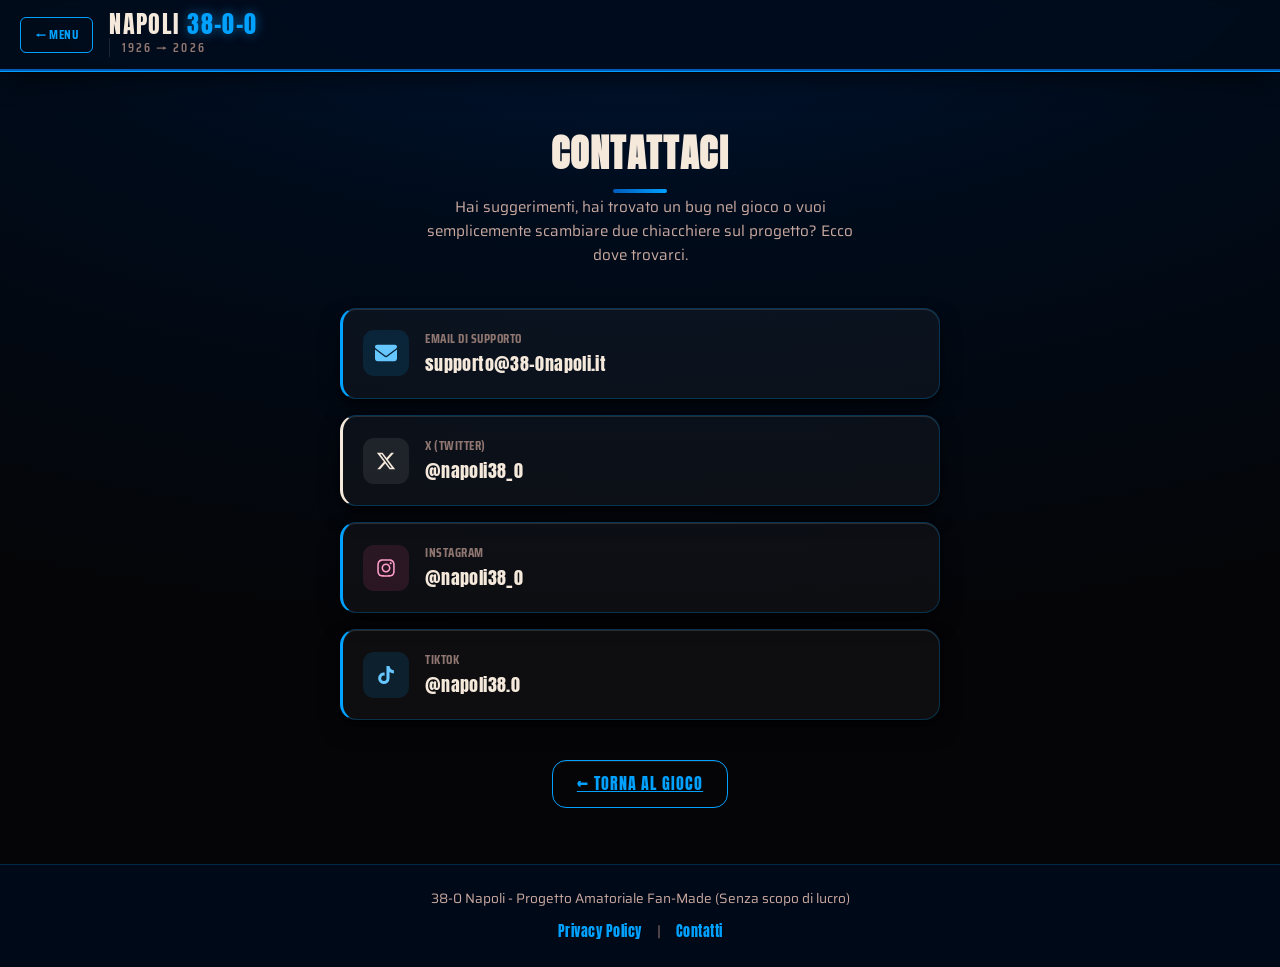
<file: contatti.html>
<!doctype html>
<html lang="it">
<head>
  <meta charset="utf-8">
  <meta name="viewport" content="width=device-width, initial-scale=1, viewport-fit=cover">
  <title>Contatti · 38-0-0 NAPOLI</title>
  <meta name="description" content="Contatta il team di 38-0-0 Napoli: email di supporto, X, Instagram e TikTok.">
  <link rel="preconnect" href="https://fonts.googleapis.com">
  <link rel="preconnect" href="https://fonts.gstatic.com" crossorigin>
  <link href="https://fonts.googleapis.com/css2?family=Anton&family=Saira:wght@400;500;600;700;800&family=Saira+Condensed:wght@500;600;700;800&display=swap" rel="stylesheet">
  <link rel="icon" type="image/png" href="icon-192.png" sizes="192x192">
  <link rel="stylesheet" href="css/style.css">

  <link rel="manifest" href="manifest.json">
  <meta name="theme-color" content="#00112b">
  <meta name="mobile-web-app-capable" content="yes">
  <meta name="apple-mobile-web-app-capable" content="yes">
  <meta name="apple-mobile-web-app-status-bar-style" content="black-translucent">
  <meta name="apple-mobile-web-app-title" content="Napoli 38-0-0">
  <link rel="apple-touch-icon" href="apple-touch-icon.png">

  <style>
    /* ============================================================
       PAGINA STATICA: stessi token/variabili di css/style.css
       (colori, font, radius, ombre) definiti in :root
       ============================================================ */
    body {
      display: flex;
      flex-direction: column;
      min-height: 100vh;
    }

    .static-main {
      flex: 1;
      width: 100%;
      max-width: 640px;
      margin: 0 auto;
      padding: var(--sp-8) var(--sp-5) var(--sp-9);
    }

    .static-hero {
      text-align: center;
      margin-bottom: var(--sp-8);
    }

    .static-hero .section-title {
      display: inline-block;
      padding-left: 0;
      margin: 0 0 var(--sp-3);
    }
    .static-hero .section-title::before {
      left: 50%;
      right: auto;
      top: auto;
      bottom: -10px;
      transform: translateX(-50%);
      width: 54px;
      height: 4px;
      border-radius: 2px;
    }

    .static-hero p {
      color: var(--testo-dim);
      font-size: var(--fs-400);
      max-width: 460px;
      margin: 0 auto;
      line-height: 1.6;
    }

    .contact-grid {
      display: flex;
      flex-direction: column;
      gap: var(--sp-4);
    }

    .contact-card {
      display: flex;
      align-items: center;
      gap: var(--sp-4);
      background: rgba(255,255,255,0.04);
      border: 1px solid rgba(0,161,255,0.25);
      border-left: 3px solid var(--celeste);
      border-radius: var(--radius-card);
      padding: var(--sp-5);
      box-shadow: var(--bevel-top), var(--shadow-card);
      text-decoration: none;
      transition: border-color .2s ease, transform .2s ease, box-shadow .2s ease;
    }
    .contact-card:hover {
      border-color: var(--celeste-chiaro);
      transform: translateY(-2px);
      box-shadow: var(--bevel-top), var(--shadow-lift), 0 0 24px -8px var(--glow-celeste);
    }
    .contact-card.x-card { border-left-color: var(--testo); }

    .contact-card__icon {
      flex-shrink: 0;
      width: 46px;
      height: 46px;
      border-radius: var(--radius-token);
      display: flex;
      align-items: center;
      justify-content: center;
      background: rgba(0,161,255,0.12);
      color: var(--celeste-chiaro);
    }
    .contact-card.x-card .contact-card__icon { background: rgba(255,255,255,0.08); color: var(--testo); }
    .contact-card.ig-card .contact-card__icon { color: #ff9ecb; background: rgba(255,80,150,0.12); }
    .contact-card.tk-card .contact-card__icon { color: var(--celeste-chiaro); }

    .contact-card__body { text-align: left; min-width: 0; }
    .contact-card__label {
      display: block;
      font-family: var(--font-cond);
      font-weight: 700;
      letter-spacing: var(--tracking-cond, 0.04em);
      text-transform: uppercase;
      font-size: var(--fs-300);
      color: var(--testo-mute);
      margin-bottom: 2px;
    }
    .contact-card__value {
      font-family: var(--font-display);
      font-weight: 400;
      font-size: 1.15rem;
      letter-spacing: 0.02em;
      color: var(--testo);
      word-break: break-word;
    }
    .contact-card:hover .contact-card__value { color: var(--celeste-chiaro); }

    .static-back {
      display: flex;
      justify-content: center;
      margin-top: var(--sp-8);
    }
  </style>
</head>
<body>

  <header class="topbar scorebug is-sticky">
    <a href="index.html" class="btn-home" style="text-decoration:none;">← Menu</a>
    <div class="scorebug__brand">
      <div class="brand">NAPOLI <span class="brand-num">38-0-0</span></div>
      <div class="brand-sub">1926 → 2026</div>
    </div>
  </header>

  <main class="static-main">
    <div class="static-hero">
      <h1 class="section-title">Contattaci</h1>
      <p>Hai suggerimenti, hai trovato un bug nel gioco o vuoi semplicemente scambiare due chiacchiere sul progetto? Ecco dove trovarci.</p>
    </div>

    <div class="contact-grid">

      <a href="mailto:supporto@38-0napoli.it" class="contact-card">
        <span class="contact-card__icon">
          <svg width="22" height="22" viewBox="0 0 512 512" fill="currentColor"><path d="M48 64C21.5 64 0 85.5 0 112c0 15.1 7.1 29.3 19.2 38.4L236.8 313.6c11.4 8.5 27 8.5 38.4 0L492.8 150.4c12.1-9.1 19.2-23.3 19.2-38.4c0-26.5-21.5-48-48-48H48zM0 176V384c0 35.3 28.7 64 64 64H448c35.3 0 64-28.7 64-64V176L294.4 339.2c-22.8 17.1-54 17.1-76.8 0L0 176z"/></svg>
        </span>
        <span class="contact-card__body">
          <span class="contact-card__label">Email di supporto</span>
          <span class="contact-card__value">supporto@38-0napoli.it</span>
        </span>
      </a>

      <a href="https://x.com/napoli38_0" target="_blank" rel="noopener" class="contact-card x-card">
        <span class="contact-card__icon">
          <svg width="20" height="20" viewBox="0 0 24 24" fill="currentColor"><path d="M18.24 2h3.4l-7.44 8.5L23 22h-6.72l-5.27-6.9L4.99 22H1.58l7.93-9.06L1 2h6.9l4.77 6.3L18.24 2Zm-1.18 18h1.88L7.02 4h-1.9l11.94 16Z"/></svg>
        </span>
        <span class="contact-card__body">
          <span class="contact-card__label">X (Twitter)</span>
          <span class="contact-card__value">@napoli38_0</span>
        </span>
      </a>

      <a href="https://www.instagram.com/napoli38_0" target="_blank" rel="noopener" class="contact-card ig-card">
        <span class="contact-card__icon">
          <svg width="20" height="20" viewBox="0 0 448 512" fill="currentColor"><path d="M224.1 141c-63.6 0-114.9 51.3-114.9 114.9s51.3 114.9 114.9 114.9S339 319.5 339 255.9 287.7 141 224.1 141zm0 189.6c-41.1 0-74.7-33.5-74.7-74.7s33.5-74.7 74.7-74.7 74.7 33.5 74.7 74.7-33.6 74.7-74.7 74.7zm146.4-194.3c0 14.9-12 26.8-26.8 26.8-14.9 0-26.8-12-26.8-26.8s12-26.8 26.8-26.8 26.8 12 26.8 26.8zm76.1 27.2c-1.7-35.9-9.9-67.7-36.2-93.9-26.2-26.2-58-34.4-93.9-36.2-37-2.1-147.9-2.1-184.9 0-35.8 1.7-67.6 9.9-93.9 36.1s-34.4 58-36.2 93.9c-2.1 37-2.1 147.9 0 184.9 1.7 35.9 9.9 67.7 36.2 93.9s58 34.4 93.9 36.2c37 2.1 147.9 2.1 184.9 0 35.9-1.7 67.7-9.9 93.9-36.2 26.2-26.2 34.4-58 36.2-93.9 2.1-37 2.1-147.8 0-184.8zM398.8 388c-7.8 19.6-22.9 34.7-42.6 42.6-29.5 11.7-99.5 9-132.1 9s-102.7 2.6-132.1-9c-19.6-7.8-34.7-22.9-42.6-42.6-11.7-29.5-9-99.5-9-132.1s-2.6-102.7 9-132.1c7.8-19.6 22.9-34.7 42.6-42.6 29.5-11.7 99.5-9 132.1-9s102.7-2.6 132.1 9c19.6 7.8 34.7 22.9 42.6 42.6 11.7 29.5 9 99.5 9 132.1s2.7 102.7-9 132.1z"/></svg>
        </span>
        <span class="contact-card__body">
          <span class="contact-card__label">Instagram</span>
          <span class="contact-card__value">@napoli38_0</span>
        </span>
      </a>

      <a href="https://www.tiktok.com/@napoli38.0" target="_blank" rel="noopener" class="contact-card tk-card">
        <span class="contact-card__icon">
          <svg width="18" height="18" viewBox="0 0 448 512" fill="currentColor"><path d="M448,209.91a210.06,210.06,0,0,1-122.77-39.25V349.38A162.55,162.55,0,1,1,185,188.31V278.2a74.62,74.62,0,1,0,52.23,71.18V0l88,0a121.18,121.18,0,0,0,1.86,22.17h0A122.18,122.18,0,0,0,381,102.39a121.43,121.43,0,0,0,67,20.14Z"/></svg>
        </span>
        <span class="contact-card__body">
          <span class="contact-card__label">TikTok</span>
          <span class="contact-card__value">@napoli38.0</span>
        </span>
      </a>

    </div>

    <div class="static-back">
      <a href="index.html" class="btn ghost">← Torna al gioco</a>
    </div>
  </main>

  <footer class="game-footer">
    <div class="footer-content">
      <p>38-0 Napoli - Progetto Amatoriale Fan-Made (Senza scopo di lucro)</p>
      <div class="footer-links">
        <a href="privacy.html">Privacy Policy</a>
        <span class="footer-separator">|</span>
        <a href="contatti.html">Contatti</a>
      </div>
    </div>
  </footer>

</body>
</html>
</file>
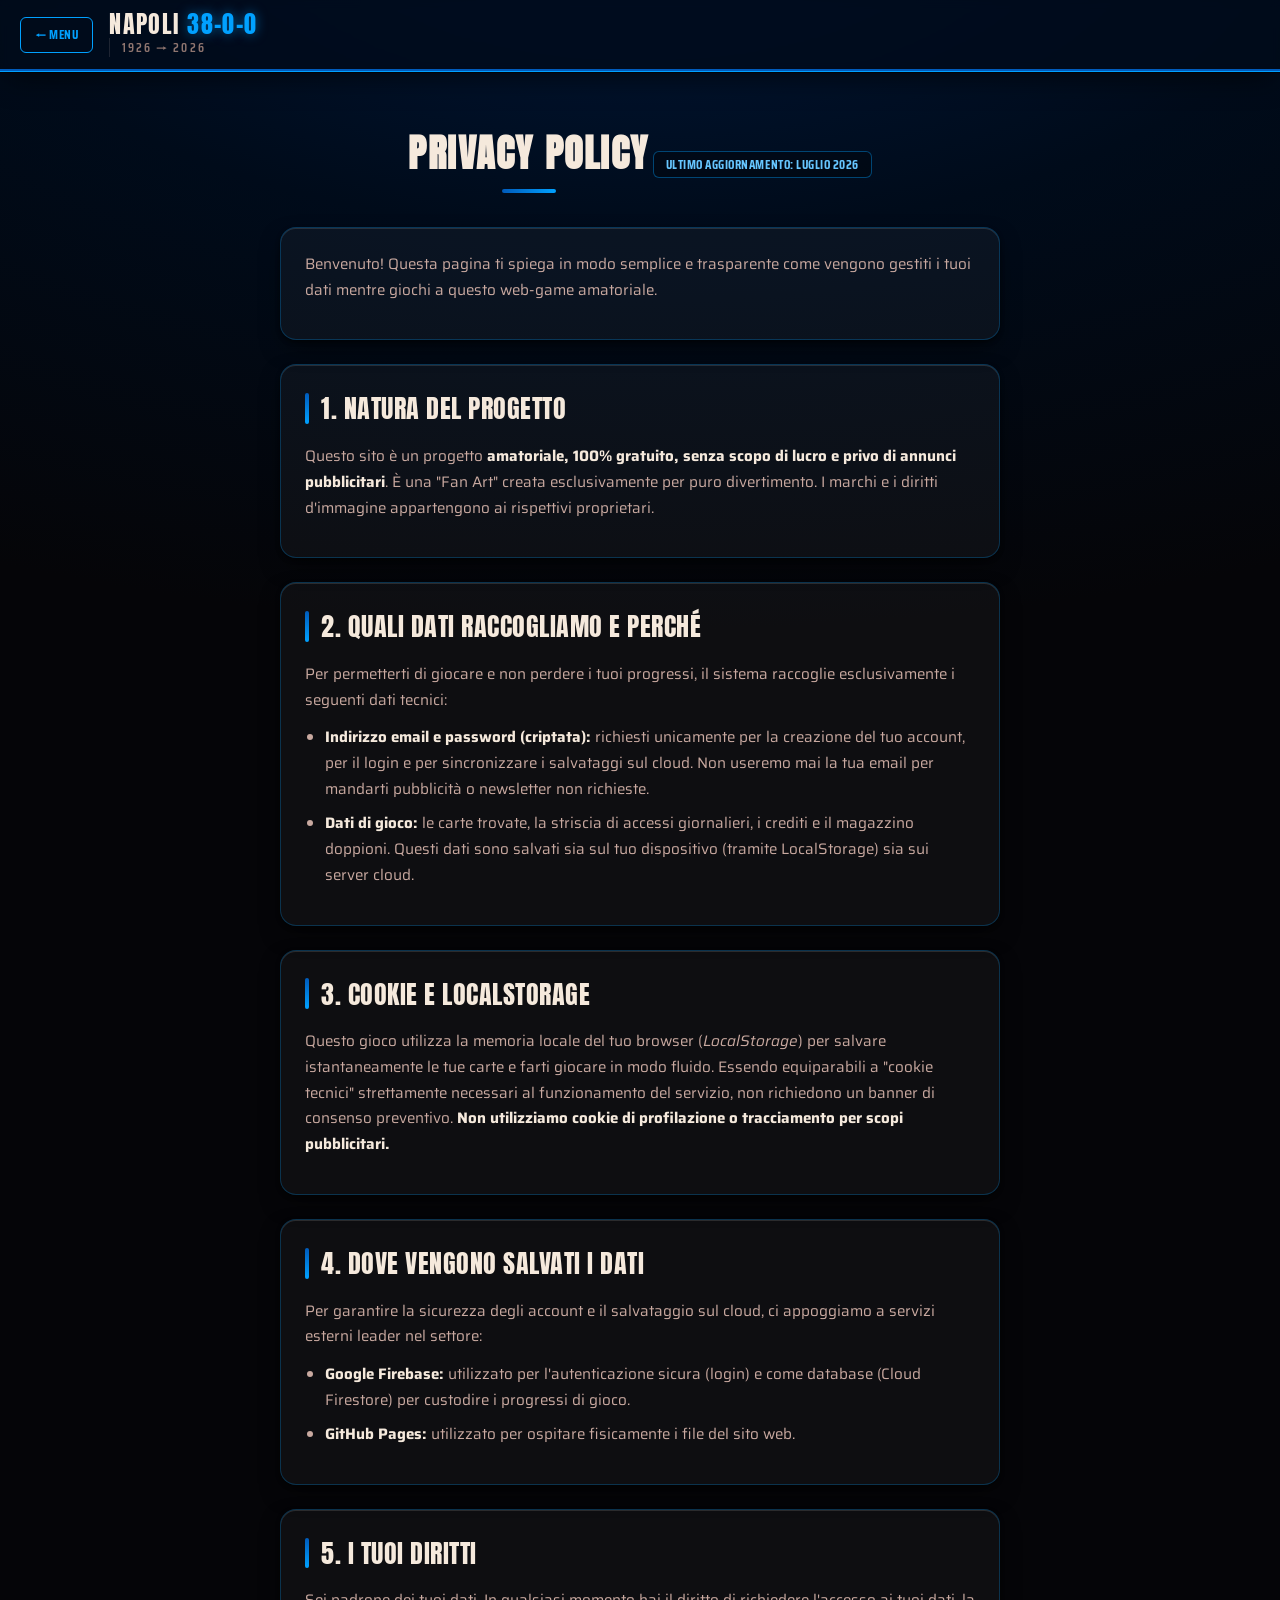
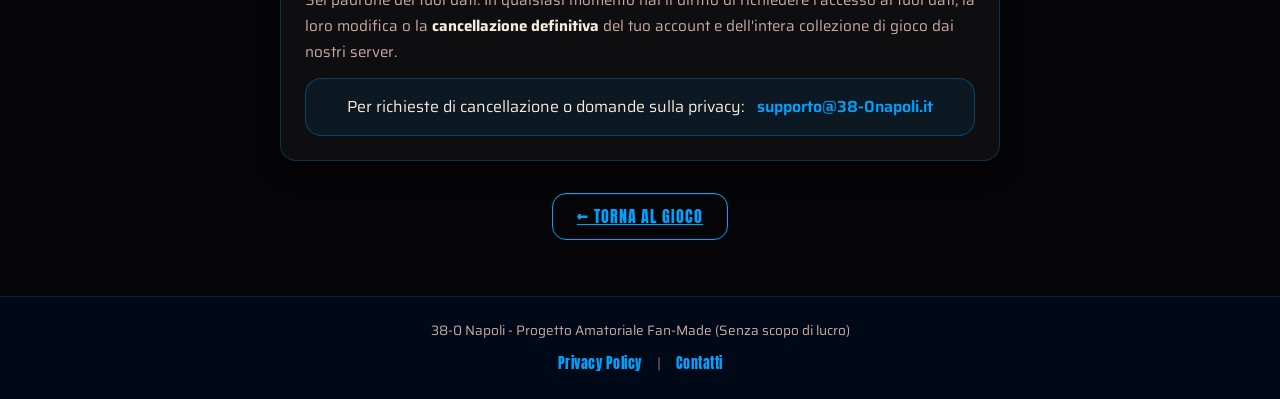
<file: privacy.html>
<!doctype html>
<html lang="it">
<head>
  <meta charset="utf-8">
  <meta name="viewport" content="width=device-width, initial-scale=1, viewport-fit=cover">
  <title>Privacy Policy · 38-0-0 NAPOLI</title>
  <meta name="description" content="Privacy Policy e gestione dei dati di 38-0-0 Napoli, il manageriale amatoriale per il centenario del Napoli.">
  <link rel="preconnect" href="https://fonts.googleapis.com">
  <link rel="preconnect" href="https://fonts.gstatic.com" crossorigin>
  <link href="https://fonts.googleapis.com/css2?family=Anton&family=Saira:wght@400;500;600;700;800&family=Saira+Condensed:wght@500;600;700;800&display=swap" rel="stylesheet">
  <link rel="icon" type="image/png" href="icon-192.png" sizes="192x192">
  <link rel="stylesheet" href="css/style.css">

  <link rel="manifest" href="manifest.json">
  <meta name="theme-color" content="#00112b">
  <meta name="mobile-web-app-capable" content="yes">
  <meta name="apple-mobile-web-app-capable" content="yes">
  <meta name="apple-mobile-web-app-status-bar-style" content="black-translucent">
  <meta name="apple-mobile-web-app-title" content="Napoli 38-0-0">
  <link rel="apple-touch-icon" href="apple-touch-icon.png">

  <style>
    body {
      display: flex;
      flex-direction: column;
      min-height: 100vh;
    }

    .static-main {
      flex: 1;
      width: 100%;
      max-width: 760px;
      margin: 0 auto;
      padding: var(--sp-8) var(--sp-5) var(--sp-9);
    }

    .static-hero { text-align: center; margin-bottom: var(--sp-7); }
    .static-hero .section-title {
      display: inline-block;
      padding-left: 0;
      margin: 0 0 var(--sp-3);
    }
    .static-hero .section-title::before {
      left: 50%; right: auto; top: auto; bottom: -10px;
      transform: translateX(-50%);
      width: 54px; height: 4px; border-radius: 2px;
    }
    .static-hero .updated {
      font-family: var(--font-cond);
      font-weight: 700;
      letter-spacing: var(--tracking-cond, 0.04em);
      text-transform: uppercase;
      font-size: var(--fs-300);
      color: var(--celeste-chiaro);
      background: rgba(0,0,0,0.3);
      border: 1px solid rgba(0,161,255,0.4);
      border-radius: var(--radius-bug);
      padding: 3px 12px;
      display: inline-block;
    }

    .policy-card {
      background: rgba(255,255,255,0.04);
      border: 1px solid rgba(0,161,255,0.25);
      border-radius: var(--radius-card);
      box-shadow: var(--bevel-top), var(--shadow-card);
      padding: var(--sp-6) var(--sp-6);
      margin-bottom: var(--sp-6);
    }

    .policy-card h2 {
      font-family: var(--font-display);
      font-weight: 400;
      font-size: var(--fs-600);
      letter-spacing: 0.02em;
      text-transform: uppercase;
      color: var(--testo);
      margin: 0 0 var(--sp-4);
      padding-left: var(--sp-4);
      position: relative;
    }
    .policy-card h2::before {
      content: "";
      position: absolute;
      left: 0; top: 0.15em; bottom: 0.15em;
      width: 4px;
      background: linear-gradient(180deg, var(--azzurro-vivo), var(--celeste));
      border-radius: 2px;
    }

    .policy-card p, .policy-card li {
      color: var(--testo-dim);
      font-size: var(--fs-400);
      line-height: 1.7;
    }
    .policy-card p { margin: 0 0 var(--sp-3); }
    .policy-card ul { margin: 0 0 var(--sp-3); padding-left: var(--sp-5); }
    .policy-card li { margin-bottom: var(--sp-2); }
    .policy-card li:last-child { margin-bottom: 0; }
    .policy-card strong { color: var(--testo); }
    .policy-card a { color: var(--celeste); text-decoration: none; font-weight: 600; }
    .policy-card a:hover { color: var(--celeste-chiaro); text-decoration: underline; }

    .contact-strip {
      display: flex;
      align-items: center;
      justify-content: center;
      gap: var(--sp-3);
      flex-wrap: wrap;
      background: rgba(0,161,255,0.08);
      border: 1px solid rgba(0,161,255,0.3);
      border-radius: var(--radius-card);
      padding: var(--sp-4) var(--sp-5);
      text-align: center;
    }
    .contact-strip strong { color: var(--testo); }

    .static-back {
      display: flex;
      justify-content: center;
      margin-top: var(--sp-7);
    }
  </style>
</head>
<body>

  <header class="topbar scorebug is-sticky">
    <a href="index.html" class="btn-home" style="text-decoration:none;">← Menu</a>
    <div class="scorebug__brand">
      <div class="brand">NAPOLI <span class="brand-num">38-0-0</span></div>
      <div class="brand-sub">1926 → 2026</div>
    </div>
  </header>

  <main class="static-main">
    <div class="static-hero">
      <h1 class="section-title">Privacy Policy</h1>
      <span class="updated">Ultimo aggiornamento: Luglio 2026</span>
    </div>

    <div class="policy-card">
      <p>Benvenuto! Questa pagina ti spiega in modo semplice e trasparente come vengono gestiti i tuoi dati mentre giochi a questo web-game amatoriale.</p>
    </div>

    <div class="policy-card">
      <h2>1. Natura del progetto</h2>
      <p>Questo sito è un progetto <strong>amatoriale, 100% gratuito, senza scopo di lucro e privo di annunci pubblicitari</strong>. È una "Fan Art" creata esclusivamente per puro divertimento. I marchi e i diritti d'immagine appartengono ai rispettivi proprietari.</p>
    </div>

    <div class="policy-card">
      <h2>2. Quali dati raccogliamo e perché</h2>
      <p>Per permetterti di giocare e non perdere i tuoi progressi, il sistema raccoglie esclusivamente i seguenti dati tecnici:</p>
      <ul>
        <li><strong>Indirizzo email e password (criptata):</strong> richiesti unicamente per la creazione del tuo account, per il login e per sincronizzare i salvataggi sul cloud. Non useremo mai la tua email per mandarti pubblicità o newsletter non richieste.</li>
        <li><strong>Dati di gioco:</strong> le carte trovate, la striscia di accessi giornalieri, i crediti e il magazzino doppioni. Questi dati sono salvati sia sul tuo dispositivo (tramite LocalStorage) sia sui server cloud.</li>
      </ul>
    </div>

    <div class="policy-card">
      <h2>3. Cookie e LocalStorage</h2>
      <p>Questo gioco utilizza la memoria locale del tuo browser (<em>LocalStorage</em>) per salvare istantaneamente le tue carte e farti giocare in modo fluido. Essendo equiparabili a "cookie tecnici" strettamente necessari al funzionamento del servizio, non richiedono un banner di consenso preventivo. <strong>Non utilizziamo cookie di profilazione o tracciamento per scopi pubblicitari.</strong></p>
    </div>

    <div class="policy-card">
      <h2>4. Dove vengono salvati i dati</h2>
      <p>Per garantire la sicurezza degli account e il salvataggio sul cloud, ci appoggiamo a servizi esterni leader nel settore:</p>
      <ul>
        <li><strong>Google Firebase:</strong> utilizzato per l'autenticazione sicura (login) e come database (Cloud Firestore) per custodire i progressi di gioco.</li>
        <li><strong>GitHub Pages:</strong> utilizzato per ospitare fisicamente i file del sito web.</li>
      </ul>
    </div>

    <div class="policy-card">
      <h2>5. I tuoi diritti</h2>
      <p>Sei padrone dei tuoi dati. In qualsiasi momento hai il diritto di richiedere l'accesso ai tuoi dati, la loro modifica o la <strong>cancellazione definitiva</strong> del tuo account e dell'intera collezione di gioco dai nostri server.</p>
      <div class="contact-strip">
        <span>Per richieste di cancellazione o domande sulla privacy:</span>
        <strong><a href="mailto:supporto@38-0napoli.it">supporto@38-0napoli.it</a></strong>
      </div>
    </div>

    <div class="static-back">
      <a href="index.html" class="btn ghost">← Torna al gioco</a>
    </div>
  </main>

  <footer class="game-footer">
    <div class="footer-content">
      <p>38-0 Napoli - Progetto Amatoriale Fan-Made (Senza scopo di lucro)</p>
      <div class="footer-links">
        <a href="privacy.html">Privacy Policy</a>
        <span class="footer-separator">|</span>
        <a href="contatti.html">Contatti</a>
      </div>
    </div>
  </footer>

</body>
</html>
</file>
<file: css/style.css>
/* ============================================================
   38·0 NAPOLI · DESIGN SYSTEM 
   Identità Azzurra, profondità da videogioco sportivo.
   ============================================================ */

:root {
  /* ---------- BRAND CORE (Azzurro Napoli) ---------- */
  --azzurro:           #003c82;
  --azzurro-scuro:     #002147;
  --azzurro-vivo:      #005bbb;
  --blu-notte:    #00112b;
  --celeste:          #00a1ff;
  --celeste-chiaro:   #66c6ff;
  --oro-foil:        #b3e0ff;
  --oro-luce:        #e6f5ff;

  /* ---------- FONDALI A STRATI (broadcast deep) ---------- */
  --bg-0:            #050508;
  --bg-1:            #000b1a;
  --bg-2:            #00112b;
  --bg-stage:        radial-gradient(120% 80% at 50% -10%, #00183b 0%, #000b1a 45%, #050508 100%);
  --card:            #001533;
  --card-2:          #001f4d;
  --card-3:          #002a66;
  --vetro-hud:       rgba(0, 11, 26, 0.82);
  --linea-osso:      rgba(245, 233, 220, 0.12);

  /* ---------- TESTO ---------- */
  --testo:           #f5e9dc;
  --testo-dim:       #c9a9a0;
  --testo-mute:      #8f7670;

  /* ---------- CAMPO / TACTICS BOARD ---------- */
  --campo:           #1c3a2a;
  --campo-scuro:     #102418;
  --campo-chiaro:    #244a34;
  --campo-linee:     rgba(255, 255, 255, 0.20);
  --campo-riflesso:  rgba(180, 255, 210, 0.07);

  /* ---------- ACCENTI MODALITÀ ---------- */
  --doom:            #d44;
  --rogue:           #2fd6c3;
  --rogue-luce:      #5ff0e0;
  --serieb:          #7a5cff;
  --serieb-luce:     #b3a0ff;
  --sesto:           #d98a3d;
  --sesto-luce:      #f0a85a;

  /* ---------- RARITÀ TCG ---------- */
  --rar-elite:       #ffd24a;
  --rar-elite-2:     #ff9e2c;
  --rar-top:         #00a1ff;
  --rar-mid:         #cdd6df;
  --rar-low:         #8c7a6e;
  --rar-comune:      #9fb0c0;
  --rar-noncomune:   #5fd06a;
  --rar-raro:        #4aa3ff;
  --rar-epico:       #c77dff;
  --rar-leggendario: #00a1ff;

  /* ---------- GLOW ---------- */
  --glow-celeste:     rgba(0, 161, 255, 0.55);
  --glow-azzurro:      rgba(0, 60, 130, 0.6);
  --glow-doom:       rgba(212, 68, 68, 0.55);
  --glow-elite:      rgba(255, 210, 74, 0.85);
  --glow-rogue:      rgba(47, 214, 195, 0.55);

  /* ---------- TIPOGRAFIA E SPAZI (Invariati) ---------- */
  --font-display:    "Anton", Impact, sans-serif;
  --font-cond:       "Saira Condensed", "Anton", sans-serif;
  --font-body:       "Saira", system-ui, sans-serif;
  --fs-300:          clamp(0.72rem, 0.69rem + 0.15vw, 0.80rem);
  --fs-400:          clamp(0.86rem, 0.83rem + 0.18vw, 0.95rem);
  --fs-500:          clamp(1.0rem, 0.95rem + 0.3vw, 1.15rem);
  --fs-600:          clamp(1.25rem, 1.1rem + 0.7vw, 1.6rem);
  --fs-700:          clamp(1.7rem, 1.4rem + 1.4vw, 2.4rem);
  --fs-800:          clamp(2.4rem, 1.9rem + 2.6vw, 3.8rem);
  --fs-num-xl:       clamp(2.6rem, 2.0rem + 3vw, 4.2rem);
  --tracking-cond:   0.04em;
  --tracking-wide:   0.16em;

  --sp-1: 4px;  --sp-2: 8px;  --sp-3: 12px; --sp-4: 16px;
  --sp-5: 20px; --sp-6: 24px; --sp-7: 32px; --sp-8: 40px;
  --sp-9: 56px; --sp-10: 72px;

  --radius:        14px;
  --radius-card:   16px;
  --radius-token:  11px;
  --radius-bug:    6px;
  --radius-pill:   999px;

  --shadow-card:
    0 1px 0 rgba(255,255,255,0.05) inset,
    0 2px 4px rgba(0,0,0,0.5),
    0 10px 24px -6px rgba(0,0,0,0.6);
  --shadow-lift:
    0 1px 0 rgba(255,255,255,0.07) inset,
    0 4px 8px rgba(0,0,0,0.45),
    0 22px 48px -10px rgba(0,0,0,0.7);
  --shadow-bug:
    0 2px 0 rgba(0,0,0,0.6),
    0 12px 30px -8px rgba(0,0,0,0.7);
  --shadow-token:
    0 2px 3px rgba(0,0,0,0.55),
    0 8px 16px -4px rgba(0,0,0,0.6);
  --shadow-foil-elite:
    0 0 0 1px var(--oro-foil),
    0 0 22px -2px var(--glow-elite),
    0 14px 30px -8px rgba(0,0,0,0.7);
  --bevel-top:    inset 0 1px 0 rgba(255,255,255,0.08);
  --bevel-bottom: inset 0 -2px 6px rgba(0,0,0,0.45);

  --dur-1:  120ms;
  --dur-2:  200ms;
  --dur-3:  360ms;
  --dur-4:  520ms;
  --dur-5:  900ms;
  --ease-out:    cubic-bezier(0.22, 0.9, 0.3, 1);
  --ease-pop:    cubic-bezier(0.2, 1.35, 0.4, 1);
  --ease-wipe:   cubic-bezier(0.85, 0, 0.15, 1);
  --ease-cut:    cubic-bezier(0.65, 0, 0.35, 1);

  --maxw:        1600px;
  --bug-h:       56px;
  --tap-min:     44px;
  --safe-t:      env(safe-area-inset-top, 0px);
  --safe-b:      env(safe-area-inset-bottom, 0px);
}

/* ============================================================
   RESET / BASE
   ============================================================ */
* { box-sizing: border-box; margin: 0; padding: 0; }
/* Forza la scomparsa degli elementi nascosti */
[hidden] { display: none !important; }
*, *::before, *::after { min-width: 0; }
html { -webkit-text-size-adjust: 100%; }
body {
  font-family: var(--font-body); color: var(--testo); background: var(--bg-0);
  background-image: var(--bg-stage); background-attachment: fixed; min-height: 100vh;
  display: flex; flex-direction: column; overflow-x: hidden; line-height: 1.5;
  touch-action: manipulation;
}
main { flex: 1; width: 100%; max-width: var(--maxw); margin: 0 auto; padding: 0 var(--sp-5) calc(var(--sp-8) + var(--safe-b)); }
img { max-width: 100%; display: block; }
button {
  font-family: inherit;
  appearance: none;
  -webkit-appearance: none;
  background: none;
  border: none;
}
.pass-badge {
  display: inline-flex;
  width: 22px;
  height: 22px;
  align-items: center;
  justify-content: center;
  border-radius: 50%;
  background: #ff5c5c;
  color: #fff;
  font-family: var(--font-display);
  font-size: 0.8rem;
  line-height: 1;
  box-shadow: 0 0 10px rgba(255, 92, 92, 0.6);
  animation: passBadgePulse 1.6s ease-in-out infinite;
}
@keyframes passBadgePulse {
  0%, 100% { transform: scale(1); }
  50% { transform: scale(1.12); }
}

/* ============================================================
   SCOREBUG
   ============================================================ */
.topbar {
  position: sticky; top: 0; z-index: 60; display: flex; align-items: center; gap: var(--sp-4);
  min-height: var(--bug-h); padding: calc(var(--sp-3) + var(--safe-t)) var(--sp-5) var(--sp-3);
  background: var(--vetro-hud); -webkit-backdrop-filter: blur(4px) saturate(1.2);
  backdrop-filter: blur(4px) saturate(1.2); border-bottom: 2px solid var(--azzurro-vivo);
  box-shadow: 0 1px 0 0 var(--celeste), var(--shadow-bug); border-radius: 0;
}
.topbar.is-sticky { position: sticky; top: 0; }
.topbar::after { content: ""; position: absolute; left: 0; right: 0; bottom: -3px; height: 1px; background: var(--celeste); opacity: 0.55; }
.scorebug__brand { display: flex; flex-direction: column; gap: 2px; }
.scorebug__meta { display: flex; align-items: center; gap: var(--sp-3); margin-left: auto; }
.scorebug__row2 { display: contents; }
.brand { font-family: var(--font-display); font-size: 1.5rem; letter-spacing: 0.06em; color: var(--testo); line-height: 1; white-space: nowrap; }
.brand-num { color: var(--celeste); text-shadow: 0 0 12px var(--glow-celeste); }
.brand-sub { font-family: var(--font-cond); font-weight: 600; color: var(--testo-mute); font-size: var(--fs-300); letter-spacing: var(--tracking-wide); text-transform: uppercase; white-space: nowrap; padding-left: var(--sp-3); border-left: 1px solid var(--linea-osso); }
.scorebug__live { display: none; align-items: center; gap: 6px; font-family: var(--font-cond); font-weight: 800; letter-spacing: var(--tracking-wide); font-size: var(--fs-300); color: var(--azzurro-vivo); text-transform: uppercase; }
body[data-live="on"] .scorebug__live { display: inline-flex; }
.scorebug__live-dot { width: 8px; height: 8px; border-radius: 50%; background: #005bbb; box-shadow: 0 0 10px #005bbb; animation: liveBlink 1.2s ease-in-out infinite; }
.scorebug__matchday { font-family: var(--font-cond); font-weight: 700; letter-spacing: var(--tracking-cond); font-size: var(--fs-300); color: var(--celeste-chiaro); background: rgba(0,0,0,0.3); border: 1px solid rgba(0,161,255,0.4); border-radius: var(--radius-bug); padding: 3px 10px; text-transform: uppercase; }
@keyframes liveBlink { 0%,100% { opacity: 1; } 50% { opacity: 0.35; } }
#hud { margin-left: auto; display: flex; gap: var(--sp-2); align-items: center; flex-wrap: wrap; justify-content: flex-end; }

.hud-pill {
  position: relative; display: inline-flex; align-items: center; gap: 6px; font-family: var(--font-cond); font-weight: 600;
  letter-spacing: var(--tracking-cond); font-size: var(--fs-300); text-transform: uppercase; color: var(--testo-dim);
  background: linear-gradient(180deg, rgba(0,33,71,0.9), rgba(0,11,26,0.9)); border: 1px solid var(--linea-osso);
  border-left: 3px solid var(--azzurro-vivo); border-radius: var(--radius-bug); padding: 5px 12px 5px 11px;
  box-shadow: var(--bevel-top), 0 2px 6px rgba(0,0,0,0.45); white-space: nowrap;
}
.hud-pill strong { font-family: var(--font-display); font-weight: 400; color: var(--celeste); font-size: 1.05em; letter-spacing: 0.5px; font-variant-numeric: tabular-nums; }
.hud-pill.diff-impossibile { border-color: rgba(212,68,68,0.4); border-left-color: var(--doom); color: #f3a3a3; }
.hud-pill.diff-serieb      { border-color: rgba(122,92,255,0.4); border-left-color: var(--serieb); color: var(--serieb-luce); }
.hud-pill.diff-custom      { border-color: rgba(0,161,255,0.4); border-left-color: var(--celeste); color: var(--celeste-chiaro); }
.hud-pill.diff-dreamteam { 
  border-color: rgba(255,210,74,0.4); 
  border-left-color: #ffd24a; 
  color: #ffd24a; 
  background: linear-gradient(180deg, rgba(60,40,10,0.9), rgba(0,11,26,0.9));
}
.hud-pill.diff-rogue       { border-color: rgba(47,214,195,0.4); border-left-color: var(--rogue); color: var(--rogue-luce); }
.hud-pill.diff-sesto       { border-color: rgba(217,138,61,0.4); border-left-color: var(--sesto); color: var(--sesto-luce); }
.hud-pill.hidden-pill      { border-left-color: var(--celeste); color: var(--celeste-chiaro); }
.btn-home {
  flex-shrink: 0; min-height: 36px; display: inline-flex; align-items: center; background: transparent; border: 1.5px solid var(--celeste);
  color: var(--celeste); border-radius: var(--radius-bug); padding: 6px 14px; font-family: var(--font-cond); font-weight: 700;
  letter-spacing: var(--tracking-cond); text-transform: uppercase; font-size: var(--fs-300); cursor: pointer;
  transition: background var(--dur-1) ease, box-shadow var(--dur-2) ease;
}
.btn-home:hover { background: rgba(0,161,255,0.2); border-color: var(--celeste-chiaro); }
.btn-home:active { transform: translateY(1px); }
.btn-home[hidden] { display: none; }

/* ============================================================
   SCREENS
   ============================================================ */
.screen { display: none; }
.screen.active { display: block; animation: regiaWipe var(--dur-4) var(--ease-wipe) backwards; }
@keyframes regiaWipe { 0% { opacity: 0; clip-path: polygon(0 0, 0 0, 0 100%, 0 100%); transform: translateX(-2%); } 60% { opacity: 1; } 100% { opacity: 1; clip-path: polygon(0 0, 100% 0, 100% 100%, 0 100%); transform: translateX(0); } }

.lower-third { display: block; }
.section-title { position: relative; font-family: var(--font-display); font-size: var(--fs-700); letter-spacing: 0.04em; text-transform: uppercase; margin: var(--sp-7) 0 var(--sp-1); color: var(--testo); text-wrap: balance; padding-left: var(--sp-4); animation: lowerThird var(--dur-4) var(--ease-cut) both; }
.section-title::before { content: ""; position: absolute; left: 0; top: 0.12em; bottom: 0.12em; width: 5px; background: linear-gradient(180deg, var(--azzurro-vivo), var(--celeste)); border-radius: 2px; }
.section-sub { color: var(--testo-dim); margin-bottom: var(--sp-6); padding-left: var(--sp-4); font-size: var(--fs-400); }
@keyframes lowerThird { 0% { opacity: 0; transform: translateX(-26px); } 70% { opacity: 1; } 100% { opacity: 1; transform: translateX(0); } }
@media (min-width: 861px) { .section-title, .section-sub { text-align: center; padding-left: 0; max-width: 820px; margin-inline: auto; } .section-title { padding-top: 14px; } .section-title::before { left: 50%; right: auto; top: 0; bottom: auto; transform: translateX(-50%); width: 54px; height: 4px; border-radius: 2px; background: linear-gradient(90deg, var(--azzurro-vivo), var(--celeste)); } }

/* ============================================================
   START MENU
   ============================================================ */
body[data-screen="screen-home"] .topbar { display: none; }
body[data-screen="screen-home"] .footer { display: none; }
body[data-screen="screen-home"] main { max-width: none; padding: 0; margin: 0; }
#screen-home.startmenu { position: relative; overflow: hidden; isolation: isolate; background: #000b1a; }
#screen-home.startmenu.active { display: grid; grid-template-columns: 1.12fr 0.88fr; align-items: stretch; min-height: 100dvh; animation: none; }
#screen-home.startmenu::before,
#screen-home.startmenu::after { content: ""; position: absolute; pointer-events: none; z-index: -1; }
#screen-home.startmenu::before { inset: 7% 48% 9% 4%; border: 1px solid rgba(102,198,255,.13); clip-path: polygon(0 0, 92% 0, 100% 8%, 100% 92%, 92% 100%, 0 100%); box-shadow: inset 0 0 60px rgba(0,161,255,.06), 0 0 40px rgba(0,0,0,.3); }
#screen-home.startmenu::after { left: 5%; top: 18%; width: min(34vw, 460px); aspect-ratio: 1; border: 1px solid rgba(102,198,255,.12); border-radius: 50%; box-shadow: 0 0 0 22px rgba(102,198,255,.035), 0 0 0 44px rgba(102,198,255,.025); opacity: .8; }

#screen-modulo,
#screen-bonus,
#screen-custom,
#screen-draft,
#screen-break,
#screen-replay,
#screen-result,
#screen-career-swap,
#screen-career-final {
  max-width: 1280px;
  margin: 0 auto;
  padding: 24px 16px 40px;
}

#screen-modulo .lower-third,
#screen-bonus .lower-third,
#screen-custom .lower-third,
#screen-draft .lower-third,
#screen-break .lower-third,
#screen-replay .lower-third,
#screen-result .lower-third,
#screen-career-swap .lower-third,
#screen-career-final .lower-third {
  margin-bottom: 20px;
}

#formation-cards,
#bonus-cards,
.formation-grid,
.bonus-grid {
  display: grid;
  grid-template-columns: repeat(auto-fit, minmax(220px, 1fr));
  gap: 16px;
  align-items: stretch;
  width: 100%;
}

.formation-card,
.bonus-card {
  display: flex;
  flex-direction: column;
  align-items: stretch;
  justify-content: space-between;
  gap: 14px;
  width: 100%;
  min-width: 0;
  min-height: 220px;
}

.formation-card .mini-pitch {
  flex: 1;
  min-height: 180px;
}

.bonus-card {
  position: relative;
  text-align: left;
  padding: 18px;
  border-radius: 16px;
  border: 1px solid rgba(0, 161, 255, 0.28);
  background: linear-gradient(160deg, rgba(0, 17, 43, 0.92), rgba(0, 11, 26, 0.82));
  box-shadow: var(--shadow-card), var(--bevel-top);
  cursor: pointer;
  transition: transform var(--dur-1) ease, border-color var(--dur-2) ease, box-shadow var(--dur-2) ease;
}

.bonus-card:hover,
.bonus-card:focus-visible {
  transform: translateY(-4px);
  border-color: var(--celeste);
  box-shadow: var(--shadow-lift), 0 0 24px -6px var(--glow-celeste);
  outline: none;
}

.bonus-rar,
.bonus-name,
.bonus-desc {
  display: block;
}

.bonus-rar {
  font-family: var(--font-cond);
  font-size: 0.68rem;
  letter-spacing: 0.18em;
  text-transform: uppercase;
  color: var(--celeste-chiaro);
}

.bonus-name {
  font-family: var(--font-display);
  font-size: 1.35rem;
  letter-spacing: 0.04em;
  color: var(--testo);
  line-height: 1.05;
}

.bonus-desc {
  color: var(--testo-dim);
  font-size: 0.89rem;
  line-height: 1.55;
}

.custom-form {
  max-width: 760px;
  margin: 0 auto;
  display: grid;
  gap: 14px;
  padding: 22px;
  border-radius: 18px;
  background: linear-gradient(180deg, rgba(0, 17, 43, 0.92), rgba(0, 11, 26, 0.82));
  border: 1px solid rgba(0, 161, 255, 0.24);
  box-shadow: var(--shadow-card), var(--bevel-top);
}

.builder-intro { display: grid; gap: 4px; text-align: center; padding-bottom: 4px; }
.builder-intro__tag { color: #00ff88; font: 800 .68rem/1 var(--font-cond); letter-spacing: .18em; text-transform: uppercase; }
.builder-intro strong { color: #fff; font: 400 1.65rem/1.1 var(--font-display); letter-spacing: .04em; text-transform: uppercase; }
.builder-intro > span:last-child { color: var(--testo-dim); font-size: .82rem; }
.builder-field { display: grid; gap: 7px; padding: 13px; border: 1px solid rgba(0,161,255,.18); background: rgba(0,8,18,.42); border-radius: 10px; }
.builder-field--identity { border-top: 2px solid var(--celeste); }
.builder-label { color: var(--celeste-chiaro); font: 800 .72rem/1 var(--font-cond); letter-spacing: .12em; text-transform: uppercase; }
.builder-field__hint { color: var(--testo-mute); font: 600 .7rem/1.2 var(--font-cond); letter-spacing: .05em; }
.builder-section-heading { display: flex; align-items: center; gap: 12px; margin-top: 4px; padding: 5px 2px 0; }
.builder-section-heading > span { color: #00ff88; font: 400 1.7rem/1 var(--font-display); }
.builder-section-heading div { display: grid; gap: 2px; }
.builder-section-heading strong { color: #fff; font: 800 .86rem/1 var(--font-cond); letter-spacing: .1em; text-transform: uppercase; }
.builder-section-heading small { color: var(--testo-mute); font-size: .72rem; }
.builder-signoff { display: grid; gap: 2px; margin-top: 3px; text-align: center; }
.builder-signoff span { color: #ffd24a; font: 800 .72rem/1 var(--font-cond); letter-spacing: .16em; }
.builder-signoff small { color: var(--testo-mute); font-size: .72rem; }
.builder-submit { min-height: 52px; background: linear-gradient(100deg, #00ff88, #00a1ff 78%); color: #00112b; font-weight: 900; box-shadow: 0 0 24px rgba(0,255,136,.2); }
.builder-submit:disabled { filter: saturate(.35); opacity: .65; box-shadow: none; }

.cfg-row {
  display: grid;
  grid-template-columns: 120px 1fr;
  align-items: center;
  gap: 14px;
}

.cfg-label {
  font-family: var(--font-cond);
  font-weight: 700;
  text-transform: uppercase;
  letter-spacing: 0.12em;
  color: var(--celeste-chiaro);
  font-size: 0.78rem;
}

.cfg-control {
  display: grid;
  grid-template-columns: 1fr auto;
  gap: 10px;
  align-items: center;
}

.cfg-control input[type="range"] {
  width: 100%;
  accent-color: var(--celeste);
}

.cfg-control output,
.cfg-warning {
  color: var(--testo);
  font-family: var(--font-cond);
  font-size: 0.9rem;
  letter-spacing: 0.06em;
}

.cfg-warning {
  min-height: 1.2em;
  color: #ffd6a9;
}

#btn-custom-go {
  width: 100%;
}

#screen-modulo .section-sub,
#screen-bonus .section-sub,
#screen-custom .section-sub {
  max-width: 680px;
  margin-inline: auto;
  text-align: center;
}

#screen-modulo .formation-grid,
#screen-bonus .bonus-grid {
  margin-top: 4px;
}

#screen-coach,
#screen-draft,
#screen-break,
#screen-replay,
#screen-result,
#screen-career-swap,
#screen-career-final {
  position: relative;
}

#coach-body {
  max-width: 760px;
  margin: 0 auto;
}

#screen-coach #coach-body,
#screen-draft .draft-layout,
#screen-break #break-body,
#screen-result .result-actions,
#screen-career-swap #career-swap-area,
#screen-career-final #career-final-body {
  display: grid !important;
}

#screen-draft .draft-layout {
  display: grid !important;
  grid-template-columns: 320px minmax(0, 1fr) 360px;
  gap: 16px;
  align-items: start;
}

#screen-draft .draft-sidebar {
  display: grid !important;
}

#screen-draft .options-panel {
  display: grid !important;
}

.team-info-panel {
  display: grid;
  gap: 12px;
}

.team-info-panel .ti-head,
.team-info-panel .ti-grid,
.team-info-panel .ti-banda {
  display: grid;
  gap: 10px;
}

.ti-head {
  padding: 4px 0 8px;
  border-bottom: 1px solid rgba(0, 161, 255, 0.18);
}

.ti-mode,
.ti-goal,
.ti-label,
.ti-banda-count,
.ti-banda-max,
.ti-badge,
.scoreboard .sb-label,
.recap-toggle summary,
.lr-role,
.award-label {
  font-family: var(--font-cond);
  letter-spacing: var(--tracking-cond);
  text-transform: uppercase;
}

.ti-mode {
  color: var(--celeste-chiaro);
  font-size: 0.78rem;
  font-weight: 800;
}

.ti-goal {
  color: var(--testo-dim);
  font-size: 0.82rem;
}

.ti-row {
  display: grid;
  grid-template-columns: minmax(82px, 110px) minmax(0, 1fr) auto;
  gap: 10px;
  align-items: center;
  padding: 8px 0;
  border-bottom: 1px solid rgba(255, 255, 255, 0.06);
}

.ti-row:last-child {
  border-bottom: none;
}

.ti-label {
  color: var(--testo-mute);
  font-size: 0.72rem;
}

.ti-value,
.ti-sb-desc,
.ti-banda-names,
.lr-player,
.award-name,
.award-detail,
.sb-record,
.scoreboard .sb-pos,
.scoreboard .sb-big {
  color: var(--testo);
}

.ti-value,
.ti-sb-desc,
.ti-banda-names,
.lr-player,
.award-name,
.award-detail,
.sb-record {
  line-height: 1.45;
}

.ti-value.mono,
.lr-eff,
.sb-big,
.sb-pos {
  font-variant-numeric: tabular-nums;
}

.ti-value {
  font-weight: 700;
}

.ti-badge {
  display: inline-flex;
  align-items: center;
  justify-content: center;
  gap: 6px;
  padding: 4px 8px;
  border-radius: 999px;
  font-size: 0.66rem;
  color: var(--celeste-chiaro);
  background: rgba(0, 161, 255, 0.12);
}

.ti-banda {
  padding: 12px;
  border-radius: 12px;
  background: rgba(0, 161, 255, 0.07);
  border: 1px solid rgba(0, 161, 255, 0.2);
}

.ti-banda-count {
  display: inline-flex;
  align-items: baseline;
  gap: 2px;
  font-size: 1.2rem;
  font-weight: 800;
  color: var(--celeste);
}

.ti-banda-max {
  font-size: 0.72rem;
  color: var(--testo-mute);
}

.ti-banda-names {
  font-size: 0.8rem;
  color: var(--testo-dim);
}

#screen-rogue-summary .result-actions,
#screen-result .result-actions,
#screen-career-final .result-actions {
  display: flex !important;
}

#result-body {
  display: grid;
  gap: 16px;
}

.quadrant {
  opacity: 0;
  transform: translateY(12px);
  transition: opacity .35s ease, transform .35s ease;
}

.quadrant.show {
  opacity: 1;
  transform: none;
}

.verdict {
  display: grid;
  gap: 12px;
  padding: 18px;
  background: linear-gradient(180deg, rgba(0, 17, 43, 0.92), rgba(0, 11, 26, 0.82));
  border: 1px solid rgba(0, 161, 255, 0.24);
  border-radius: 18px;
  box-shadow: var(--shadow-card), var(--bevel-top);
}

.verdict h3 {
  margin: 0;
  font-family: var(--font-display);
  font-size: clamp(1.7rem, 4vw, 2.4rem);
  line-height: 1.02;
  text-transform: uppercase;
  color: var(--testo);
}

.verdict p {
  margin: 0;
  color: var(--testo-dim);
  font-size: 0.94rem;
  line-height: 1.6;
}

.awards {
  display: grid;
  grid-template-columns: repeat(auto-fit, minmax(180px, 1fr));
  gap: 12px;
}

.award-card {
  display: grid;
  gap: 6px;
  padding: 12px;
  border-radius: 14px;
  background: rgba(255, 255, 255, 0.04);
  border: 1px solid rgba(255, 255, 255, 0.06);
}

.award-label {
  color: var(--celeste-chiaro);
  font-size: 0.68rem;
  font-weight: 800;
}

.award-name {
  font-family: var(--font-display);
  font-size: 1.1rem;
  line-height: 1.1;
}

.award-detail {
  color: var(--testo-dim);
  font-size: 0.82rem;
}

.coach-card,
.team-info-panel,
.event-log-panel,
.options-panel,
#break-body,
#career-swap-area,
#career-final-body,
#result-body,
.result-savebar,
.career-savebar {
  background: linear-gradient(180deg, rgba(0, 17, 43, 0.92), rgba(0, 11, 26, 0.82));
  border: 1px solid rgba(0, 161, 255, 0.24);
  border-radius: 18px;
  box-shadow: var(--shadow-card), var(--bevel-top);
}

.coach-card {
  display: flex !important;
  flex-direction: column;
  align-items: center;
  justify-content: center;
  gap: 16px;
  padding: 24px;
  text-align: center;
  background: linear-gradient(180deg, rgba(0, 17, 43, 0.95), rgba(0, 11, 26, 0.88));
  border: 1px solid rgba(0, 161, 255, 0.3);
  border-radius: 18px;
  box-shadow: var(--shadow-card);
}

.coach-tag,
.coach-modulo,
.coach-bonus,
.coach-special-label,
.coach-special-name {
  display: inline-flex;
  align-items: center;
  justify-content: center;
  gap: 6px;
}

.coach-tag {
  justify-self: center;
  padding: 4px 10px;
  border-radius: 999px;
  background: rgba(0, 161, 255, 0.12);
  color: var(--celeste-chiaro);
  font-family: var(--font-cond);
  font-size: 0.68rem;
  letter-spacing: 0.18em;
  text-transform: uppercase;
}

.coach-name {
  font-family: var(--font-display);
  font-size: clamp(1.8rem, 4.8vw, 3rem);
  line-height: 1;
  text-transform: uppercase;
}

.coach-meta {
  display: flex;
  flex-wrap: wrap;
  justify-content: center;
  align-items: center;
  gap: 12px;
  width: 100%;
  margin-top: 4px;
}

.coach-modulo,
.coach-bonus,
.coach-special-label,
.coach-special-name {
  position: static !important; /* Impedisce posizionamenti assoluti anomali */
  display: inline-flex;
  align-items: center;
  justify-content: center;
  padding: 8px 14px;
  border-radius: 999px;
  background: rgba(0, 161, 255, 0.12);
  border: 1px solid rgba(0, 161, 255, 0.3);
  color: var(--celeste-chiaro);
  font-family: var(--font-cond);
  font-size: 0.85rem;
  letter-spacing: 0.1em;
  text-transform: uppercase;
  font-weight: 700;
}

.coach-nota,
.coach-special-desc {
  color: var(--testo-dim);
  line-height: 1.6;
}

.coach-special {
  display: grid;
  gap: 8px;
  padding: 14px;
  border-radius: 14px;
  border: 1px solid rgba(0, 161, 255, 0.2);
  background: rgba(0, 161, 255, 0.07);
}

.draft-layout {
  display: grid !important;
  grid-template-columns: 320px minmax(0, 1fr) 360px;
  gap: 16px;
  align-items: start;
}

.draft-sidebar {
  display: grid !important;
  gap: 16px;
  position: sticky;
  top: 78px;
}

.team-info-panel,
.event-log-panel,
.options-panel {
  padding: 16px;
}

.team-info-panel,
.options-panel {
  overflow: hidden;
}

.event-log-panel {
  max-height: 420px;
  overflow: auto;
}

.options-panel {
  display: grid;
  gap: 12px;
}

.options-hint {
  font-family: var(--font-cond);
  font-size: 0.82rem;
  letter-spacing: 0.12em;
  text-transform: uppercase;
  color: var(--celeste-chiaro);
}

.options-cards {
  display: grid;
  gap: 12px;
}

.draft-actions,
.result-actions {
  display: flex !important;
  flex-wrap: wrap;
  gap: 10px;
}

.draft-actions > .btn,
.result-actions > .btn {
  flex: 1 1 180px;
}

#break-body,
#career-swap-area,
#career-final-body,
#result-body,
.result-savebar,
.career-savebar {
  padding: 18px;
}

#break-body {
  display: grid;
  gap: 16px;
}

.break-standings {
  display: grid;
  grid-template-columns: repeat(auto-fit, minmax(220px, 1fr));
  gap: 14px;
}

.bs-item {
  display: grid;
  gap: 6px;
  padding: 16px;
  border-radius: 14px;
  background: rgba(255, 255, 255, 0.04);
  border: 1px solid rgba(255, 255, 255, 0.06);
}

.bs-label,
.bs-sub {
  font-family: var(--font-cond);
  text-transform: uppercase;
  letter-spacing: var(--tracking-cond);
}

.bs-label {
  color: var(--celeste-chiaro);
  font-size: 0.72rem;
}

.bs-big {
  font-family: var(--font-display);
  font-size: clamp(1.9rem, 5vw, 3rem);
  line-height: 0.95;
  color: var(--testo);
}

.bs-sub {
  color: var(--testo-dim);
  font-size: 0.78rem;
}

.break-intro {
  margin: 0;
  color: var(--testo-dim);
  line-height: 1.6;
}

.break-actions,
#market-area {
  display: grid;
  gap: 12px;
}

.replay-top {
  display: flex;
  align-items: center;
  justify-content: space-between;
  gap: 12px;
  margin-bottom: 14px;
}

#screen-replay {
  position: relative;
  isolation: isolate;
  min-height: calc(100vh - var(--bug-h));
  padding: 24px clamp(12px, 3vw, 48px) 48px;
  overflow: hidden;
  background: radial-gradient(circle at 50% 8%, rgba(0, 161, 255, .18), transparent 34%), #02050b;
}
.replay-stadium,
.replay-stadium::before,
.replay-stadium::after { position: absolute; inset: 0; pointer-events: none; }
.replay-stadium { z-index: 0; overflow: hidden; }
.replay-stadium::before { content: ""; background: linear-gradient(180deg, rgba(1, 8, 19, .1), rgba(1, 5, 12, .9) 72%), repeating-linear-gradient(90deg, transparent 0 48px, rgba(255,255,255,.018) 49px 50px); }
.replay-stadium::after { content: ""; top: 56%; inset-inline: -12%; height: 54%; background: repeating-linear-gradient(90deg, rgba(0, 161, 255, .12) 0 2px, transparent 2px 82px), linear-gradient(170deg, rgba(0, 161, 255, .2), rgba(4, 18, 28, .04)); transform: perspective(600px) rotateX(58deg); transform-origin: top; box-shadow: 0 -25px 90px rgba(0, 161, 255, .12); }
.replay-stadium__lights { position: absolute; top: 3%; left: 10%; right: 10%; height: 20%; background: radial-gradient(ellipse at 18% 30%, rgba(255,255,255,.8), transparent 2%), radial-gradient(ellipse at 50% 12%, rgba(255,255,255,.75), transparent 2%), radial-gradient(ellipse at 82% 30%, rgba(255,255,255,.8), transparent 2%); filter: blur(8px); opacity: .55; }
.replay-stadium__stands { position: absolute; top: 17%; left: 4%; right: 4%; height: 31%; border: 1px solid rgba(0, 161, 255, .18); border-radius: 50% 50% 12% 12%; background: repeating-linear-gradient(0deg, rgba(255,255,255,.035) 0 3px, transparent 3px 13px), linear-gradient(180deg, rgba(0, 49, 96, .35), rgba(0, 8, 18, .05)); transform: perspective(500px) rotateX(16deg); box-shadow: 0 0 80px rgba(0, 161, 255, .12) inset; }
.replay-shell { position: relative; z-index: 1; max-width: 1120px; margin: 0 auto; }
.replay-kicker { display: block; margin: 0 0 4px 16px; color: #00ff88; font: 800 .72rem/1 var(--font-cond); letter-spacing: .16em; text-transform: uppercase; text-shadow: 0 0 12px rgba(0,255,136,.55); }
.replay-scoreboard { display: grid; grid-template-columns: 1fr auto 1fr; align-items: center; gap: 18px; margin: 0 auto 14px; padding: 14px 18px; background: linear-gradient(135deg, rgba(0, 31, 69, .9), rgba(0, 7, 17, .9)); border: 1px solid rgba(0, 161, 255, .38); border-top: 2px solid var(--celeste); box-shadow: 0 14px 35px rgba(0,0,0,.35), 0 0 30px rgba(0,161,255,.1) inset; clip-path: polygon(0 0, 99% 0, 100% 22%, 100% 78%, 99% 100%, 0 100%, 1% 78%, 1% 22%); }
.replay-scoreboard > div:last-child { text-align: right; }
.replay-scoreboard__label { display: block; color: var(--testo-mute); font: 700 .65rem/1 var(--font-cond); letter-spacing: .14em; }
.replay-scoreboard strong { display: block; color: #fff; font: 800 1.05rem/1.25 var(--font-cond); letter-spacing: .04em; text-transform: uppercase; }
.replay-scoreboard__live { color: #00ff88; font: 800 .7rem/1 var(--font-cond); letter-spacing: .12em; text-transform: uppercase; white-space: nowrap; }
.replay-scoreboard__live i { display: inline-block; width: 8px; height: 8px; margin-right: 6px; border-radius: 50%; background: #00ff88; box-shadow: 0 0 12px #00ff88; animation: replayLiveBlink 1s infinite; }
@keyframes replayLiveBlink { 50% { opacity: .3; transform: scale(.7); } }

@media (max-width: 620px) {
  #screen-replay { padding-inline: 8px; }
  .replay-scoreboard { grid-template-columns: 1fr 1fr; gap: 10px; }
  .replay-scoreboard__live { grid-column: 1 / -1; grid-row: 2; text-align: center; }
  .replay-kicker { margin-left: 8px; }
  .replay-controls { gap: 8px; }
  .replay-control { min-width: 0; flex: 1 1 120px; }
  .replay-row { grid-template-columns: 42px minmax(0, 1fr) 58px 34px 58px; gap: 6px; padding: 9px 8px; font-size: .88rem; }
}

.replay-controls {
  display: flex;
  flex-wrap: wrap;
  align-items: center;
  gap: 12px;
  margin-bottom: 14px;
  padding: 10px;
  border: 1px solid rgba(255,255,255,.08);
  background: rgba(0, 8, 18, .58);
  box-shadow: 0 8px 25px rgba(0,0,0,.2);
  backdrop-filter: blur(8px);
}

.replay-control {
  display: grid;
  gap: 4px;
  min-width: 140px;
}

.replay-control span {
  color: var(--testo-dim);
  font-size: 0.73rem;
  font-family: var(--font-cond);
  letter-spacing: var(--tracking-cond);
  text-transform: uppercase;
}

.replay-control select {
  appearance: none;
  border-radius: 10px;
  border: 1px solid rgba(0, 161, 255, 0.28);
  background: rgba(0, 17, 43, 0.88);
  color: var(--testo);
  padding: 10px 12px;
}

.replay-list {
  position: relative;
  z-index: 1;
  display: grid;
  gap: 10px;
  max-height: 61dvh;
  overflow: auto;
  padding: 6px 8px 18px 4px;
  perspective: 900px;
}

.replay-row {
  display: grid;
  grid-template-columns: 58px minmax(0, 1fr) 70px 46px 84px;
  align-items: center;
  gap: 10px;
  padding: 10px 12px;
  border-radius: 6px 14px 14px 6px;
  background: linear-gradient(180deg, rgba(0, 17, 43, 0.88), rgba(0, 11, 26, 0.72));
  border: 1px solid rgba(0, 161, 255, 0.24);
  color: var(--testo);
  transform: translateY(12px) rotateX(8deg) scale(.985);
  opacity: 0;
  box-shadow: 0 10px 22px rgba(0,0,0,.3), 0 1px 0 rgba(255,255,255,.08) inset;
  transition: opacity .28s ease, transform .38s cubic-bezier(.2,.8,.2,1), box-shadow .28s ease;
}

.replay-row.in {
  opacity: 1;
  transform: translateY(0) rotateX(0) scale(1);
}

.replay-row:hover { transform: translateY(-2px) scale(1.006); box-shadow: 0 14px 28px rgba(0,0,0,.4), 0 0 22px rgba(0,161,255,.1); }
.replay-row.rr-w { background: linear-gradient(100deg, rgba(0, 110, 76, .38), rgba(0, 17, 43, .82) 60%); }
.replay-row.rr-d { background: linear-gradient(100deg, rgba(0, 91, 144, .34), rgba(0, 17, 43, .82) 60%); }
.replay-row.rr-l { background: linear-gradient(100deg, rgba(0, 53, 113, .32), rgba(0, 11, 26, .82) 60%); }

.replay-row.rr-w { border-left: 3px solid var(--rar-noncomune); }
.replay-row.rr-d { border-left: 3px solid var(--celeste); }
.replay-row.rr-l { border-left: 3px solid var(--azzurro-vivo); }

.rr-md,
.rr-res,
.rr-tally {
  font-family: var(--font-cond);
  font-weight: 700;
  letter-spacing: var(--tracking-cond);
  text-transform: uppercase;
}

.rr-md,
.rr-res {
  color: var(--celeste-chiaro);
}

.rr-score {
  font-family: var(--font-display);
  letter-spacing: 0.04em;
}

.rr-opp {
  min-width: 0;
  white-space: nowrap;
  overflow: hidden;
  text-overflow: ellipsis;
}

.rr-tally {
  justify-self: end;
  color: var(--testo-dim);
  font-size: 0.74rem;
}

.market-pick-area {
  display: grid;
  gap: 12px;
}

.market-hint {
  margin: 0;
  color: var(--testo-dim);
  font-size: 0.86rem;
  line-height: 1.5;
}

#cl-stage {
  display: grid;
}

.cl-card {
  display: grid;
  gap: 14px;
  padding: 20px;
  border-radius: 18px;
  background: linear-gradient(180deg, rgba(0, 17, 43, 0.92), rgba(0, 11, 26, 0.82));
  border: 1px solid rgba(0, 161, 255, 0.24);
  box-shadow: var(--shadow-card), var(--bevel-top);
}

.cl-tag {
  justify-self: start;
  padding: 4px 10px;
  border-radius: 999px;
  background: rgba(0, 161, 255, 0.12);
  color: var(--celeste-chiaro);
  font-family: var(--font-cond);
  font-size: 0.7rem;
  letter-spacing: 0.16em;
  text-transform: uppercase;
}

.cl-card h3 {
  margin: 0;
  font-family: var(--font-display);
  font-size: clamp(1.7rem, 4vw, 2.6rem);
  line-height: 1.02;
}

.cl-card p {
  margin: 0;
  color: var(--testo-dim);
  line-height: 1.6;
}

.cl-grid {
  display: grid;
  grid-template-columns: repeat(auto-fit, minmax(180px, 1fr));
  gap: 12px;
}

.cl-block {
  display: grid;
  gap: 6px;
  padding: 12px;
  border-radius: 14px;
  background: rgba(255, 255, 255, 0.04);
  border: 1px solid rgba(255, 255, 255, 0.06);
}

.cl-label {
  font-family: var(--font-cond);
  text-transform: uppercase;
  letter-spacing: var(--tracking-cond);
  font-size: 0.72rem;
  color: var(--celeste-chiaro);
}

.cl-block strong {
  font-family: var(--font-display);
  font-size: 1.3rem;
}

/* ===== Tabellone Champions League ===== */
.cl-bracket {
  display: grid;
  gap: 10px;
  padding: 18px 20px;
  border-radius: 18px;
  background: linear-gradient(180deg, rgba(0, 17, 43, 0.92), rgba(0, 11, 26, 0.82));
  border: 1px solid rgba(0, 161, 255, 0.24);
  box-shadow: var(--shadow-card), var(--bevel-top);
  margin-top: 14px;
}

.cl-bracket-title {
  font-family: var(--font-cond);
  text-transform: uppercase;
  letter-spacing: var(--tracking-cond);
  font-size: 0.78rem;
  color: var(--celeste-chiaro);
  margin-bottom: 4px;
}

.cl-bracket-row {
  display: grid;
  grid-template-columns: 110px 1fr 28px;
  align-items: center;
  gap: 10px;
  padding: 10px 12px;
  border-radius: 12px;
  background: rgba(255, 255, 255, 0.03);
  border-left: 3px solid rgba(255, 255, 255, 0.15);
}

.cl-bracket-round {
  font-family: var(--font-display);
  font-weight: 800;
  font-size: 0.95rem;
}

.cl-bracket-detail {
  color: var(--testo-dim);
  font-size: 0.88rem;
}

.cl-bracket-icon {
  text-align: right;
  font-size: 1rem;
}

.cl-bracket-win {
  border-left-color: #00ff88;
  background: rgba(0, 255, 136, 0.08);
}
.cl-bracket-win .cl-bracket-detail { color: #d9ffee; }

.cl-bracket-lose {
  border-left-color: #ff5c5c;
  background: rgba(255, 92, 92, 0.08);
}
.cl-bracket-lose .cl-bracket-detail { color: #ffdede; }

.cl-bracket-bye {
  border-left-color: rgba(255, 255, 255, 0.25);
  opacity: 0.75;
  font-style: italic;
}

.cl-bracket-not-reached {
  opacity: 0.35;
}

/* ===== Tabellone completo Champions (tutte le squadre, tutti i turni) ===== */
.cl-full-bracket {
  display: grid;
  gap: 16px;
  padding: 18px 20px;
  border-radius: 18px;
  background: linear-gradient(180deg, rgba(0, 17, 43, 0.92), rgba(0, 11, 26, 0.82));
  border: 1px solid rgba(0, 161, 255, 0.24);
  box-shadow: var(--shadow-card), var(--bevel-top);
  margin-top: 14px;
}

.cl-round-section { display: grid; gap: 6px; }

.cl-round-title {
  font-family: var(--font-cond);
  text-transform: uppercase;
  letter-spacing: var(--tracking-cond);
  font-size: 0.78rem;
  color: var(--celeste-chiaro);
  border-bottom: 1px solid rgba(255,255,255,0.08);
  padding-bottom: 4px;
  margin-bottom: 2px;
}

.cl-round-ties { display: grid; gap: 6px; }

.cl-tie-row {
  display: grid;
  grid-template-columns: 1fr auto 1fr 22px;
  align-items: center;
  gap: 8px;
  padding: 7px 10px;
  border-radius: 10px;
  background: rgba(255, 255, 255, 0.02);
  border-left: 2px solid transparent;
  font-size: 0.86rem;
}

.cl-tie-team {
  color: var(--testo-dim);
  overflow: hidden;
  text-overflow: ellipsis;
  white-space: nowrap;
}
.cl-tie-team:last-of-type { text-align: right; }

.cl-tie-winner { color: var(--testo); font-weight: 700; }

.cl-tie-score {
  font-family: var(--font-display);
  font-weight: 400;
  font-size: 0.92rem;
  color: var(--celeste);
  white-space: nowrap;
  text-align: center;
}

/* Riga del Napoli: sempre riconoscibile, indipendentemente dall'esito */
.cl-tie-us { color: var(--celeste-chiaro) !important; }
.cl-tie-napoli {
  border-left-color: var(--celeste);
  background: rgba(0, 161, 255, 0.07);
}
.cl-tie-napoli.cl-tie-win {
  border-left-color: #00ff88;
  background: rgba(0, 255, 136, 0.08);
}
.cl-tie-napoli.cl-tie-lose {
  border-left-color: #ff5c5c;
  background: rgba(255, 92, 92, 0.09);
}

.cl-tie-mark-slot { text-align: right; }
.cl-tie-mark { font-weight: 900; font-size: 1rem; }
.cl-tie-mark-win { color: #00ff88; }
.cl-tie-mark-lose { color: #ff5c5c; text-shadow: 0 0 10px rgba(255, 92, 92, 0.6); }

@media (max-width: 640px) {
  .cl-tie-row { grid-template-columns: 1fr auto 1fr 18px; font-size: 0.78rem; }
}

@media (max-width: 1100px) {
  .draft-layout {
    grid-template-columns: 1fr;
  }

  .draft-sidebar {
    position: static;
  }
}

@media (max-width: 700px) {
  .cfg-row {
    grid-template-columns: 1fr;
  }

  .cfg-control {
    grid-template-columns: 1fr;
  }
}

.sm-sky { position: absolute; inset: 0; z-index: -6; background: radial-gradient(45% 70% at 17% 38%, rgba(0,161,255,.16), transparent 72%), radial-gradient(60% 80% at 84% 15%, rgba(0,91,187,.18), transparent 68%), radial-gradient(120% 90% at 38% 122%, rgba(0,161,255,.22), transparent 46%), radial-gradient(95% 75% at 40% 124%, rgba(0,60,130,.48), transparent 55%), linear-gradient(180deg, #050508 0%, #000b1a 42%, #00112b 80%, #001f4d); }
.sm-sky::after { content: ""; position: absolute; inset: 0; opacity: .14; background-image: linear-gradient(rgba(102,198,255,.18) 1px, transparent 1px), linear-gradient(90deg, rgba(102,198,255,.18) 1px, transparent 1px); background-size: 56px 56px; mask-image: linear-gradient(90deg, #000, transparent 74%); }
.sm-beams { position: absolute; inset: -20% -20% 0 -20%; z-index: -5; pointer-events: none; mix-blend-mode: screen; filter: blur(2px); background: conic-gradient(from 202deg at 10% -8%, transparent 0 18deg, rgba(179,230,255,.14) 20deg 26deg, transparent 28deg 360deg), conic-gradient(from 150deg at 62% -10%, transparent 0 17deg, rgba(179,230,255,.11) 19deg 24deg, transparent 26deg 360deg), radial-gradient(ellipse at 13% 8%, rgba(102,198,255,.24), transparent 20%), radial-gradient(ellipse at 72% 0%, rgba(0,161,255,.18), transparent 19%); animation: smBeam 7s ease-in-out infinite; }
@keyframes smBeam { 0%,100%{opacity:.55} 50%{opacity:1} }
.sm-tiers { position: absolute; left: 40%; bottom: 28%; width: 150%; height: 46%; transform: translateX(-50%); z-index: -4; opacity: .42; background: radial-gradient(circle at center, rgba(245,233,220,.5) 0 1px, transparent 1.6px) 0 0/15px 15px; -webkit-mask: radial-gradient(120% 130% at 40% 130%, #000 36%, transparent 62%); mask: radial-gradient(120% 130% at 40% 130%, #000 36%, transparent 62%); filter: blur(.4px); }
.sm-pitch { position: absolute; left: 42%; bottom: -7%; width: 150%; height: 44%; transform: translateX(-50%) perspective(560px) rotateX(60deg); transform-origin: bottom; z-index: -3; background: repeating-linear-gradient(90deg, rgba(255,255,255,.055) 0 7%, transparent 7% 14%), radial-gradient(60% 80% at 50% 0%, rgba(179,230,255,.24), transparent 70%), linear-gradient(180deg, #245f3d, #103021 70%, #0a1f16); box-shadow: inset 0 40px 80px rgba(0,0,0,.6), 0 -12px 34px rgba(0,161,255,.11); }
.sm-pitch::before { content:""; position:absolute; left:50%; top:5%; width:30%; aspect-ratio:1; transform:translateX(-50%); border:2px solid rgba(255,255,255,.18); border-radius:50%; box-shadow: 0 0 26px rgba(102,198,255,.08); }
.sm-pitch::after { content:""; position:absolute; left:50%; top:5%; width:48%; height:72%; transform:translateX(-50%); border:1px solid rgba(255,255,255,.13); border-bottom:0; }
.sm-grain { position:absolute; inset:0; z-index:-1; pointer-events:none; opacity:.06; mix-blend-mode:overlay; background-image:url("data:image/svg+xml,%3Csvg xmlns='http://www.w3.org/2000/svg' width='160' height='160'%3E%3Cfilter id='n'%3E%3CfeTurbulence type='fractalNoise' baseFrequency='0.9' numOctaves='2'/%3E%3C/filter%3E%3Crect width='100%25' height='100%25' filter='url(%23n)'/%3E%3C/svg%3E"); animation: smGrain 1.2s steps(3) infinite; }
@keyframes smGrain { 0%{transform:translate(0,0)} 33%{transform:translate(-4%,2%)} 66%{transform:translate(3%,-3%)} 100%{transform:translate(0,0)} }
.sm-vignette { position:absolute; inset:0; z-index:-1; pointer-events:none; background: radial-gradient(120% 100% at 42% 44%, transparent 50%, rgba(0,0,0,.74) 100%); }

.sm-top { position:absolute; top:0; left:0; right:0; z-index:3; display:flex; justify-content:space-between; align-items:center; padding: max(18px, env(safe-area-inset-top)) clamp(22px,3vw,46px) 0; font-family: var(--font-cond); letter-spacing:.3em; text-transform:uppercase; font-size:.7rem; color: var(--testo-mute); }
.sm-top { pointer-events: none; }
.sm-top * { pointer-events: auto; }
.sm-top strong { color: var(--celeste); }
.sm-top__ver { color: var(--testo-dim); }

.startmenu__left { position:relative; display:flex; flex-direction:column; justify-content:center; padding: clamp(28px,5vw,72px); isolation:isolate; }
.startmenu__left::before { content:""; position:absolute; inset:22% 10% 18% 5%; z-index:-1; background: radial-gradient(ellipse at 35% 45%, rgba(0,161,255,.13), transparent 63%); filter: blur(18px); }
.sm-kicker { font-family: var(--font-cond); font-weight:700; letter-spacing:.42em; text-transform:uppercase; font-size: clamp(.62rem,1.5vw,.84rem); color: var(--celeste); margin-bottom:10px; opacity:0; animation: smFade .8s .2s forwards; }
.sm-lock { line-height:.8; opacity:0; animation: smRise 1s .05s cubic-bezier(.2,.8,.2,1) forwards; }
.sm-napoli { display:block; font-family: var(--font-display); font-weight:400; font-size: clamp(4rem,11.5vw,9.6rem); letter-spacing:.01em; color: var(--testo); text-shadow: 0 0 44px rgba(0,0,0,.55); }
.sm-num { display:inline-block; font-family: var(--font-display); font-size: clamp(2.8rem,8vw,6.6rem); color: var(--celeste); transform: translateY(-.04em); text-shadow: 0 0 10px rgba(0,161,255,.22); }
.sm-num b { color: var(--azzurro-vivo); -webkit-text-stroke: 1px var(--celeste); font-weight:400; }
.sm-tag { margin-top:20px; font-family: var(--font-body); font-weight:400; font-size: clamp(.95rem,2.2vw,1.2rem); color: var(--testo-dim); max-width:30ch; line-height:1.5; opacity:0; animation: smFade .8s .45s forwards; }
.sm-tag strong { color: var(--testo); font-weight:800; }
.sm-credit-wrap { margin-top:26px; opacity:0; animation: smFade .8s .6s forwards; overflow: visible; }
.sm-credit-dm { margin-top:12px; font-size:0.95rem; color: var(--testo-dim); font-family: var(--font-body); opacity:0.95; max-width:40ch; line-height:1.5; }

.startmenu__right { position:relative; display:flex; flex-direction:column; justify-content:safe center; overflow-y:auto; gap:18px; padding: clamp(20px,4vw,60px) clamp(24px,4vw,56px) clamp(20px,4vw,60px) clamp(14px,2.5vw,34px); background: linear-gradient(90deg, transparent, rgba(5,2,7,.4) 30%, rgba(5,2,7,.66)); }
.startmenu__right::before { content:""; position:absolute; left:0; top:12%; bottom:12%; width:2px; background: linear-gradient(180deg, transparent, var(--azzurro), var(--celeste), transparent); }
#screen-home [hidden] { display: none !important; }
.smenu { display:flex; flex-direction:column; gap:4px; }
.srow { position:relative; display:flex; align-items:center; gap:16px; width:100%; text-align:left; padding:15px 18px; cursor:pointer; background: transparent; border:none; border-left:3px solid transparent; color: var(--testo); transition: background .2s, border-color .2s, transform .2s; animation: smSlide .55s cubic-bezier(.2,.8,.2,1) backwards; }
.srow__idx { font-family: var(--font-cond); font-weight:600; font-size:.8rem; color: var(--testo-mute); width:24px; }
.srow__body { display:flex; flex-direction:column; gap:3px; }
.srow__lab { font-family: var(--font-cond); font-weight:700; text-transform:uppercase; letter-spacing:.04em; font-size: clamp(1.5rem,3vw,2.15rem); line-height:1; }
.srow__desc { font-family: var(--font-body); font-weight:400; font-size:.82rem; color: var(--testo-mute); }
.srow__arr { margin-left:auto; color: var(--celeste); opacity:0; transform: translateX(-8px); transition:.2s; font-size:1.3rem; }
.srow:hover, .srow:focus-visible { background: linear-gradient(90deg, rgba(0,161,255,.12), transparent); border-left-color: var(--celeste); transform: translateX(4px); outline:none; }
.srow:hover .srow__lab, .srow:focus-visible .srow__lab { color: var(--celeste-chiaro); text-shadow: 0 0 22px rgba(0,161,255,.35); }
.srow:hover .srow__arr, .srow:focus-visible .srow__arr { opacity:1; transform:none; }
.srow--play .srow__lab { color: var(--celeste-chiaro); }
.sm-enter { margin-left:auto; font-family: var(--font-cond); letter-spacing:.18em; text-transform:uppercase; font-size:.62rem; color: var(--celeste); animation: smBeat 1.7s ease-in-out infinite; }
@keyframes smBeat { 0%,100%{opacity:.45} 50%{opacity:1} }

.subpanel { animation: smFade .3s ease; }
.subpanel__title { font-family: var(--font-cond); font-weight:700; text-transform:uppercase; letter-spacing:.16em; color: var(--celeste-chiaro); font-size:1rem; margin:14px 0 14px; }
.sm-back { display:inline-flex; align-items:center; gap:6px; background:transparent; border:1px solid rgba(0,161,255,.4); color: var(--celeste); font-family: var(--font-cond); font-weight:600; letter-spacing:.08em; text-transform:uppercase; font-size:.78rem; border-radius:8px; padding:7px 14px; cursor:pointer; transition: background .15s; }
.sm-back:hover { background: rgba(0,161,255,.14); }
.sm-modes { display:flex; flex-direction:column; gap:12px; }

/* ---------- CLASSIFICA GLOBALE ---------- */
.lb-tabs { display:flex; flex-wrap:wrap; gap:8px; margin-bottom:16px; }
.lb-tab {
  font-family: var(--font-cond); font-weight:700; letter-spacing:.06em; text-transform:uppercase;
  font-size:.78rem; color: var(--testo-dim); background: rgba(255,255,255,0.04);
  border:1px solid rgba(0,161,255,.25); border-radius:999px; padding:7px 14px; cursor:pointer;
  transition: background .15s, color .15s, border-color .15s;
}
.lb-tab:hover { color: var(--celeste-chiaro); border-color: rgba(0,161,255,.5); }
.lb-tab.is-active { background: var(--celeste); border-color: var(--celeste); color: var(--blu-notte); }
.lb-list { display:flex; flex-direction:column; gap:8px; }
.lb-row {
  display:grid; grid-template-columns: 32px minmax(0,1fr) auto auto auto; align-items:center; gap:12px;
  padding:10px 14px; border-radius:12px; background: var(--card); border:1px solid rgba(0,161,255,.12);
}
.lb-row--me { border-color: var(--rar-elite); background: rgba(255,210,74,0.08); }
.lb-pos { font-family: var(--font-display); font-size:1rem; color: var(--celeste-chiaro); text-align:center; }
.lb-name { font-family: var(--font-body); font-weight:600; color: var(--testo); overflow:hidden; text-overflow:ellipsis; white-space:nowrap; }
.lb-row--me .lb-name::after { content:" (tu)"; color: var(--rar-elite); font-weight:400; font-size:.8em; }
.lb-stat { display:flex; flex-direction:column; align-items:center; min-width:64px; }
.lb-stat strong { font-family: var(--font-display); font-size:1rem; color: var(--celeste-chiaro); line-height:1; }
.lb-stat small { font-family: var(--font-cond); font-size:.6rem; letter-spacing:.08em; text-transform:uppercase; color: var(--testo-mute); }
.lb-stat--total strong { color: var(--rar-elite); }
.lb-empty { text-align:center; color: var(--testo-dim); font-family: var(--font-body); padding: 20px 10px; }

/* ---------- BONUS GIORNALIERO: barra streak ---------- */
.daily-streak-track { display:flex; justify-content:center; gap:6px; flex-wrap:wrap; }
.daily-streak-dot {
  width:26px; height:26px; border-radius:50%; display:flex; align-items:center; justify-content:center;
  font-family: var(--font-cond); font-weight:700; font-size:.72rem; color: var(--testo-mute);
  background: rgba(255,255,255,0.06); border:1px solid rgba(255,210,74,.25);
}
.daily-streak-dot.is-done { background: rgba(255,210,74,.25); border-color:#ffd24a; color:#ffd24a; }
.daily-streak-dot.is-today {
  background: linear-gradient(135deg, #ffd24a, #ff9e2c); border-color:#ffd24a; color:#1a1200;
  box-shadow: 0 0 14px rgba(255,210,74,.6); transform: scale(1.15);
}
@media (max-width: 520px) {
  .lb-row { display:flex; flex-wrap:wrap; align-items:center; row-gap:8px; }
  .lb-pos { width:24px; }
  .lb-name { flex: 1 1 100%; order:1; }
  .lb-pos { order:0; }
  .lb-stat { flex-direction:row; gap:4px; min-width:auto; order:2; }
  .lb-stat small { font-size:.55rem; }
}
.mode-row {
  position: relative;
  display: grid;
  grid-template-columns: auto minmax(0, 1fr) auto;
  align-items: start;
  gap: 14px;
  width: 100%;
  text-align: left;
  padding: 14px 16px;
  cursor: pointer;
  color: var(--testo);
  background: linear-gradient(90deg, rgba(1, 18, 38, 0.88), rgba(0, 14, 31, 0.68));
  border-left: 3px solid transparent;
  border-radius: 12px;
  transition: background .2s ease, border-color .2s ease, transform .2s ease;
}
.mode-row:hover,
.mode-row:focus-visible {
  background: linear-gradient(90deg, rgba(0,161,255,.16), rgba(0, 14, 31, 0.75));
  border-left-color: var(--celeste);
  transform: translateX(4px);
  outline: none;
}
.mode-row__idx {
  font-family: var(--font-cond);
  font-weight: 700;
  font-size: .82rem;
  color: var(--testo-mute);
  min-width: 24px;
  padding-top: 2px;
}
.mode-row__body { display: flex; flex-direction: column; gap: 6px; min-width: 0; }
.mode-row__badge {
  display: inline-flex;
  align-items: center;
  width: fit-content;
  padding: 3px 8px;
  border-radius: 999px;
  background: rgba(0, 161, 255, 0.12);
  font-family: var(--font-cond);
  font-size: .72rem;
  font-weight: 700;
  letter-spacing: .12em;
  text-transform: uppercase;
  color: var(--celeste-chiaro);
}
.mode-row__lab {
  font-family: var(--font-cond);
  font-weight: 700;
  text-transform: uppercase;
  letter-spacing: .04em;
  font-size: clamp(1.2rem, 2.2vw, 1.7rem);
  line-height: 1.05;
}
.mode-row__desc {
  font-family: var(--font-body);
  font-size: .82rem;
  color: var(--testo-mute);
  line-height: 1.45;
}
.mode-row__desc strong {
  color: var(--testo);
}
.mode-row__arr {
  margin-left: auto;
  align-self: center;
  color: var(--celeste);
  opacity: .7;
  transform: translateX(-6px);
  transition: opacity .2s ease, transform .2s ease;
}
.mode-row:hover .mode-row__arr,
.mode-row:focus-visible .mode-row__arr {
  opacity: 1;
  transform: none;
}
.mode-row.is-featured {
  box-shadow: inset 0 0 0 1px rgba(0,161,255,.26), 0 0 18px -8px rgba(0,161,255,.4);
}

/* ---------- HUB MODALITA: SALA TATTICA ---------- */
.subpanel[data-panel="play"] {
  position: relative;
  max-width: 700px;
  width: 100%;
  margin-inline: auto;
  padding: 4px 0 22px;
}
.subpanel[data-panel="play"]::before {
  content: "CENTRO PARTITA  /  STAGIONE 2026";
  display: block;
  width: fit-content;
  margin: 8px 0 12px;
  padding: 5px 10px;
  border: 1px solid rgba(102,198,255,.28);
  border-radius: 3px;
  color: var(--celeste-chiaro);
  background: rgba(0,161,255,.08);
  font-family: var(--font-cond);
  font-size: .64rem;
  font-weight: 700;
  letter-spacing: .18em;
}
.subpanel[data-panel="play"] > .sm-back {
  margin-bottom: 18px;
  border-color: rgba(102,198,255,.42);
  background: rgba(0,17,43,.58);
  box-shadow: 0 6px 18px rgba(0,0,0,.18);
}
.subpanel[data-panel="play"] > .subpanel__title {
  position: relative;
  display: flex;
  align-items: center;
  gap: 14px;
  margin: 0 0 18px;
  color: var(--testo);
  font-family: var(--font-display);
  font-size: clamp(1.55rem, 3vw, 2.15rem);
  letter-spacing: .045em;
  line-height: 1;
}
.subpanel[data-panel="play"] > .subpanel__title::after {
  content: "";
  flex: 1;
  height: 1px;
  background: linear-gradient(90deg, rgba(102,198,255,.65), transparent);
}
.subpanel[data-panel="play"] .sm-modes {
  gap: 9px;
  padding: 2px;
}
.subpanel[data-panel="play"] .mode-row {
  grid-template-columns: 38px minmax(0, 1fr) 22px;
  gap: 14px;
  min-height: 84px;
  padding: 15px 16px 15px 12px;
  overflow: hidden;
  border: 1px solid rgba(102,198,255,.14);
  border-left: 3px solid rgba(102,198,255,.24);
  border-radius: 5px;
  background: linear-gradient(105deg, rgba(0,31,67,.9), rgba(0,12,28,.78) 72%);
  box-shadow: inset 0 1px 0 rgba(255,255,255,.035), 0 8px 18px rgba(0,0,0,.14);
}
.subpanel[data-panel="play"] .mode-row::before {
  content: "";
  position: absolute;
  right: -34px;
  top: -48px;
  width: 130px;
  height: 130px;
  border: 1px solid rgba(102,198,255,.12);
  border-radius: 50%;
  box-shadow: 0 0 0 14px rgba(102,198,255,.025), 0 0 0 28px rgba(102,198,255,.018);
}
.subpanel[data-panel="play"] .mode-row:hover,
.subpanel[data-panel="play"] .mode-row:focus-visible {
  transform: translateX(5px);
  border-color: rgba(102,198,255,.62);
  border-left-color: var(--celeste);
  background: linear-gradient(105deg, rgba(0,91,187,.42), rgba(0,17,43,.86) 76%);
  box-shadow: inset 0 1px 0 rgba(255,255,255,.08), 0 0 24px -8px rgba(0,161,255,.65);
}
.subpanel[data-panel="play"] .mode-row__idx {
  position: relative;
  display: grid;
  place-items: center;
  min-width: 34px;
  height: 34px;
  padding: 0;
  border: 1px solid rgba(102,198,255,.27);
  border-radius: 3px;
  color: var(--celeste-chiaro);
  background: rgba(0,0,0,.2);
  font-family: var(--font-display);
  font-size: .92rem;
}
.subpanel[data-panel="play"] .mode-row__body { gap: 5px; }
.subpanel[data-panel="play"] .mode-row__badge {
  border-radius: 3px;
  padding: 3px 7px;
  letter-spacing: .1em;
  background: rgba(0,161,255,.13);
}
.subpanel[data-panel="play"] .mode-row__lab {
  font-size: clamp(1.18rem, 2vw, 1.55rem);
  letter-spacing: .055em;
}
.subpanel[data-panel="play"] .mode-row__desc { color: rgba(201,169,160,.82); }
.subpanel[data-panel="play"] .mode-row__arr {
  position: relative;
  color: var(--celeste-chiaro);
  font-size: 1rem;
}
.subpanel[data-panel="play"] .mode-row.is-featured {
  border-color: rgba(255,210,74,.34);
  border-left-color: #ffd24a !important;
  background: linear-gradient(105deg, rgba(74,51,7,.78), rgba(0,21,43,.88) 76%);
  box-shadow: inset 0 1px 0 rgba(255,255,255,.07), 0 0 28px -9px rgba(255,210,74,.52);
}
.subpanel[data-panel="play"] .mode-row.is-featured .mode-row__idx {
  border-color: rgba(255,210,74,.55);
  color: #ffd24a;
  background: rgba(255,210,74,.1);
}
.subpanel[data-panel="play"] .mode-row[data-mode="rogue"] { border-left-color: rgba(47,214,195,.8); }
.subpanel[data-panel="play"] .mode-row[data-mode="rogue"] .mode-row__idx { color: var(--rogue-luce); border-color: rgba(47,214,195,.38); }
.subpanel[data-panel="play"] .mode-row.is-featured[data-mode="rogue"] {
  border-color: rgba(47,214,195,.32);
  border-left-color: var(--rogue) !important;
  background: linear-gradient(105deg, rgba(8,65,64,.72), rgba(0,21,43,.88) 76%);
  box-shadow: inset 0 1px 0 rgba(255,255,255,.06), 0 0 24px -9px rgba(47,214,195,.48);
}
.subpanel[data-panel="play"] .mode-row[data-mode="serieb"] { border-left-color: rgba(122,92,255,.8); }
.subpanel[data-panel="play"] .mode-row[data-mode="salary"] { border-left-color: rgba(217,138,61,.8); }
.subpanel[data-panel="play"] .sm-hidden {
  align-self: flex-end;
  margin-top: 9px;
  padding: 8px 12px;
  border: 1px solid rgba(102,198,255,.14);
  border-radius: 4px;
  background: rgba(0,11,26,.45);
}
.sm-rules { font-family: var(--font-body); color: var(--testo-dim); line-height:1.55; font-size:.92rem; max-height:48dvh; overflow:auto; }
.sm-rules strong { color: var(--testo); }
.sm-rules ul { list-style:none; margin-top:12px; display:flex; flex-direction:column; gap:8px; }
.sm-rules li { padding-left:16px; position:relative; }
.sm-rules li::before { content:""; position:absolute; left:0; top:.62em; width:6px; height:6px; border-radius:50%; background: var(--celeste); }
.sm-hidden { margin-top: 12px; }

@keyframes smFade { to { opacity:1; } }
@keyframes smRise { from { opacity:0; transform: translateY(22px); } to { opacity:1; transform:none; } }
@keyframes smSlide { from { opacity:0; transform: translateX(26px); } to { opacity:1; transform:none; } }

@media (max-width: 880px) {
  #screen-home.startmenu.active { grid-template-columns: 1fr; grid-template-rows: auto 1fr; align-items: start; }
  .startmenu__left { padding: clamp(58px,14vh,100px) 24px 8px; justify-content: flex-end; }
  .sm-napoli { font-size: clamp(3.4rem,19vw,5.6rem); }
  .sm-num { font-size: clamp(2.4rem,14vw,4.2rem); }
  .sm-tag { display:none; }
  .sm-credit-wrap { margin-top:16px; }
  .sm-credit-dm { display:none; }
  .startmenu__right { justify-content:flex-start; gap:14px; background: linear-gradient(180deg, transparent, rgba(5,2,7,.6)); padding: 8px 22px calc(22px + env(safe-area-inset-bottom)); }
  .startmenu__right::before { left:22px; right:22px; top:0; bottom:auto; width:auto; height:2px; background: linear-gradient(90deg, transparent, var(--azzurro), var(--celeste), transparent); }
  .srow { padding:13px 14px; }
  .srow__lab { font-size:1.5rem; }
  .sm-enter { display:none; }
}

/* ============================================================
   BOTTONI, CARDS, DRAFT E RESTO
   (Stili generici riadattati ai colori azzurri)
   ============================================================ */
   .btn { 
  display: flex;
  align-items: center;
  justify-content: center;
  text-align: center;
  line-height: 1.2;
  font-family: var(--font-display); 
  font-size: 1rem; 
  letter-spacing: 0.06em; 
  border-radius: var(--radius); 
  padding: 13px 24px; 
  min-height: var(--tap-min); 
  cursor: pointer; 
  border: none; 
  text-transform: uppercase; 
  transition: transform var(--dur-1) ease, box-shadow var(--dur-2) ease, opacity var(--dur-1) ease; 
}
.btn:disabled { opacity: 0.35; cursor: not-allowed; }
.btn.primary { background: linear-gradient(180deg, var(--azzurro-vivo), var(--azzurro) 55%, var(--azzurro-scuro)); color: var(--testo); flex: 1; box-shadow: var(--bevel-top), var(--shadow-card); }
.btn.primary:not(:disabled):hover { box-shadow: var(--bevel-top), var(--shadow-lift), 0 0 26px -4px var(--glow-azzurro); }
.btn.ghost { background: transparent; border: 1.5px solid var(--celeste); color: var(--celeste); box-shadow: var(--bevel-top); }
.btn.ghost:hover { background: rgba(0,161,255,0.2); border-color: var(--celeste-chiaro); }

.formation-card {
  position: relative; isolation: isolate;
  background: radial-gradient(120% 130% at 50% 0%, rgba(0,161,255,0.05), transparent 60%), linear-gradient(160deg, var(--card-3), var(--card) 74%);
  border: 1px solid rgba(0, 60, 130, 0.85); border-radius: var(--radius-card); padding: var(--sp-4); cursor: pointer; color: var(--testo); overflow: hidden; min-height: var(--tap-min); box-shadow: var(--shadow-card), var(--bevel-top);
}
.formation-card:hover { border-color: var(--celeste); box-shadow: var(--shadow-lift), 0 0 24px -6px var(--glow-celeste); transform: translateY(-5px) scale(1.02); }
.mini-pitch { position: relative; width: 100%; aspect-ratio: 3 / 4; background: radial-gradient(60% 40% at 50% -5%, var(--campo-riflesso), transparent 70%), repeating-linear-gradient(0deg, var(--campo-chiaro) 0 12.5%, var(--campo-scuro) 12.5% 25%); border: 1px solid var(--campo-linee); border-radius: 8px; margin-bottom: var(--sp-3); overflow: hidden; box-shadow: inset 0 0 24px rgba(0,0,0,0.4); }
.mini-pitch::before { content: ""; position: absolute; left: 0; right: 0; top: 50%; height: 1.5px; background: var(--campo-linee); }
.mini-pitch::after { content: ""; position: absolute; top: 50%; left: 50%; width: 26%; aspect-ratio: 1; border: 1.5px solid var(--campo-linee); border-radius: 50%; transform: translate(-50%, -50%); }
.mini-dot { position: absolute; width: 12px; height: 12px; border-radius: 50%; background: radial-gradient(circle at 35% 30%, var(--oro-luce), var(--celeste) 70%); border: 2px solid var(--azzurro-scuro); transform: translate(-50%, -50%); }
.formation-name { font-family: var(--font-display); font-size: var(--fs-600); letter-spacing: 0.06em; text-align: center; }

/* ============================================================
   FIX DEFINITIVO CARTE GIOCATORE (TCG) - Griglia Adattiva
   ============================================================ */
.player-card.tcg {
  position: relative;
  display: grid;
  grid-template-columns: 1fr auto; /* Colonna sinistra elastica, colonna destra stretta */
  grid-template-rows: auto auto auto;
  gap: 4px 16px;
  align-items: center;
  padding: 16px 20px;
  min-height: 120px;
  height: auto; /* Permette alla carta di allungarsi per accogliere i nomi lunghi */
  width: 100%;
  background: linear-gradient(135deg, rgba(0, 33, 71, 0.96), rgba(0, 11, 26, 0.99));
  border: 2px solid rgba(0, 161, 255, 0.45);
  border-radius: 16px;
  box-shadow: var(--shadow-card), 0 0 20px rgba(0, 161, 255, 0.15);
  cursor: pointer;
  transition: transform 0.2s ease, box-shadow 0.2s ease, border-color 0.2s ease;
  overflow: hidden;
}

.player-card.tcg:hover {
  transform: translateY(-3px);
  border-color: var(--celeste);
  box-shadow: var(--shadow-lift), 0 0 25px rgba(0, 161, 255, 0.35);
}

/* Pulizia script grafici */
.player-card.tcg .tc-left-gold,
.player-card.tcg .tc-left-panel,
.player-card.tcg .tc-name-gold,
.player-card.tcg .tc-name-panel,
.player-card.tcg .tc-middle-bar,
.player-card.tcg .tc-lower-gold,
.player-card.tcg .tc-lower-panel,
.player-card.tcg .tc-season-gold,
.player-card.tcg .tc-shine,
.player-card.tcg .tc-glass,
.player-card.tcg .tc-tab,
.player-card.tcg .tc-age {
  display: none !important; /* Rimuove tutti i fronzoli e l'età */
}

/* --- COLONNA SINISTRA: NOME E COGNOME --- */
.player-card.tcg .tc-player {
  grid-column: 1;
  grid-row: 1 / 4; /* Prende tutta l'altezza a sinistra */
  display: flex;
  flex-direction: column;
  justify-content: center;
  gap: 4px;
  min-width: 0;
}

.player-card.tcg .tc-fn {
  font-family: var(--font-cond);
  font-size: 0.95rem;
  color: var(--testo-dim);
  text-transform: uppercase;
  letter-spacing: 0.08em;
  line-height: 1.1;
}

.player-card.tcg .tc-ln {
  font-family: var(--font-display);
  font-size: 1.5rem;
  color: var(--testo);
  text-transform: uppercase;
  letter-spacing: 0.03em;
  line-height: 1.1;
  white-space: normal; /* Ora il testo è libero di andare a capo */
  word-break: break-word; /* Nessuna sbavatura fuori dai bordi */
}

/* --- COLONNA DESTRA: STATISTICHE --- */
.player-card.tcg .tc-positions {
  position: static; /* Rimuoviamo gli absolute che causavano i bug */
  grid-column: 2;
  grid-row: 1;
  justify-self: center;
  font-family: var(--font-cond);
  font-size: 0.75rem;
  font-weight: 700;
  color: var(--testo-mute);
  text-transform: uppercase;
  letter-spacing: 0.1em;
  margin-bottom: 2px;
}

.player-card.tcg .tc-overall {
  position: static;
  grid-column: 2;
  grid-row: 2;
  justify-self: center;
  margin: 0;
}

.player-card.tcg .tc-overall span {
  font-family: var(--font-display);
  font-size: 2.2rem;
  color: var(--celeste);
  background: rgba(0, 161, 255, 0.18);
  padding: 4px 16px;
  border-radius: 12px;
  border: 1px solid rgba(0, 161, 255, 0.4);
  text-shadow: 0 0 12px rgba(0, 161, 255, 0.4);
}

.player-card.tcg .tc-season {
  position: static !important;
  grid-column: 2 !important;
  grid-row: 3 !important;
  justify-self: center !important;
  font-family: var(--font-cond) !important;
  font-size: 0.75rem !important; /* Dimensione fissa di sicurezza, niente esplosioni */
  font-weight: 700 !important;
  color: var(--celeste-chiaro) !important;
  letter-spacing: 0.08em !important;
  background: rgba(0, 0, 0, 0.5) !important;
  padding: 3px 8px !important;
  border-radius: 6px !important;
  border: 1px solid rgba(0, 161, 255, 0.2) !important;
  margin-top: 4px !important;
  white-space: nowrap !important;
}
/* Nelle cards standard e nel campo usiamo i nuovi colori */
.pitch {
  position: relative; aspect-ratio: 3 / 4;
  background:
    radial-gradient(50% 35% at 18% 4%, var(--campo-riflesso), transparent 70%),
    radial-gradient(50% 35% at 82% 4%, var(--campo-riflesso), transparent 70%),
    repeating-linear-gradient(0deg, var(--campo-chiaro) 0 8.33%, var(--campo-scuro) 8.33% 16.66%),
    linear-gradient(165deg, #1f4030, #142c20 70%, #0d2016);
  border: 2px solid var(--campo-linee); border-radius: var(--radius); overflow: hidden;
  box-shadow: inset 0 0 70px rgba(0,0,0,0.5), 0 0 0 1px rgba(255,255,255,0.05), var(--shadow-lift);
}
.pitch-lines { position: absolute; inset: 0; pointer-events: none; }
.pitch-lines::before { content: ""; position: absolute; left: 0; right: 0; top: 50%; border-top: 2px solid var(--campo-linee); }
.pitch-lines::after { content: ""; position: absolute; left: 50%; top: 50%; width: 22%; aspect-ratio: 1; border: 2px solid var(--campo-linee); border-radius: 50%; transform: translate(-50%, -50%); }
.pitch::before, .pitch::after { content: ""; position: absolute; left: 50%; transform: translateX(-50%); width: 42%; height: 13%; border: 2px solid var(--campo-linee); pointer-events: none; }
.pitch::before { top: -2px; border-top: none; border-radius: 0 0 8px 8px; }
.pitch::after  { bottom: -2px; border-bottom: none; border-radius: 8px 8px 0 0; }

.slot {
  position: absolute; transform: translate(-50%, -50%); transform-origin: center center; width: 70px; min-height: 52px;
  border-radius: var(--radius-token); display: flex; flex-direction: column; align-items: center; justify-content: center; gap: 1px;
  cursor: pointer; text-align: center; font-size: 0.63rem; padding: 4px 3px; backdrop-filter: blur(2px); -webkit-backdrop-filter: blur(2px);
}
.slot.empty { border: 2px dashed rgba(0, 161, 255, 0.7); background: rgba(0, 0, 0, 0.55); color: var(--celeste-chiaro); }
.slot.empty:hover { background: rgba(0, 161, 255, 0.16); box-shadow: 0 0 16px -2px var(--glow-celeste); }
.slot.active { border: 2px solid var(--celeste); background: rgba(0, 161, 255, 0.2); }
.slot.filled {
  border: 1.4px solid transparent;
  background:
    linear-gradient(160deg, var(--card-3), var(--blu-notte)) padding-box,
    linear-gradient(145deg, var(--celeste-chiaro), var(--celeste) 45%, var(--azzurro-vivo) 75%, var(--celeste-chiaro)) border-box;
}

/* ============================================================
   MODALITÀ SQUADRA DEI SOGNI — TEMA PREMIUM ORO
   ============================================================ */
body.dreamteam-mode #screen-modulo,
body.dreamteam-mode #screen-draft {
  position: relative;
}
body.dreamteam-mode #screen-modulo::before,
body.dreamteam-mode #screen-draft::before {
  content: "";
  position: absolute; inset: 0; z-index: -1; pointer-events: none;
  background:
    radial-gradient(ellipse 900px 500px at 50% -10%, rgba(255,210,74,0.14), transparent 65%),
    radial-gradient(ellipse 700px 500px at 100% 100%, rgba(255,210,74,0.06), transparent 60%);
}
body.dreamteam-mode #pitch {
  border: 1px solid rgba(255,210,74,0.35);
  box-shadow: 0 0 0 1px rgba(255,210,74,0.08), 0 0 40px -12px rgba(255,210,74,0.35), inset 0 0 60px -20px rgba(255,210,74,0.15);
}
body.dreamteam-mode .slot.empty {
  border-color: rgba(255,210,74,0.55);
  background: rgba(20, 14, 0, 0.5);
  color: #ffe9ad;
}
body.dreamteam-mode .slot.empty:hover {
  background: rgba(255,210,74,0.14);
  box-shadow: 0 0 18px -2px rgba(255,210,74,0.55);
}
body.dreamteam-mode .slot.active {
  border-color: #ffd24a;
  background: rgba(255,210,74,0.18);
  box-shadow: 0 0 20px -4px rgba(255,210,74,0.6);
}
body.dreamteam-mode .slot.filled {
  background:
    linear-gradient(160deg, var(--card-3), var(--blu-notte)) padding-box,
    linear-gradient(145deg, #fff3d0, #ffd24a 45%, #d4a017 75%, #fff3d0) border-box;
  box-shadow: 0 0 14px -4px rgba(255,210,74,0.5);
}
body.dreamteam-mode .formation-card {
  border-color: rgba(255,210,74,0.3);
}
body.dreamteam-mode .formation-card:hover {
  border-color: #ffd24a;
  box-shadow: var(--shadow-lift), 0 0 24px -6px rgba(255,210,74,0.5);
}
body.dreamteam-mode #screen-draft .options-panel,
body.dreamteam-mode #screen-draft .draft-sidebar {
  border: 1px solid rgba(255,210,74,0.25);
  box-shadow: 0 0 24px -12px rgba(255,210,74,0.3);
}
body.dreamteam-mode .btn.primary {
  background: linear-gradient(160deg, #ffe9ad, #ffd24a 55%, #d4a017);
  color: #1a1200;
  text-shadow: none;
}

/* Modale imprevisto */
.pm-card {
  background: linear-gradient(160deg, var(--card-3) 0%, var(--card) 60%, rgba(5,2,4,0.9) 100%);
  border: 2px solid var(--azzurro); border-radius: 22px; padding: var(--sp-7) var(--sp-7);
}
.pm-card.pm-pos { border-color: var(--rar-noncomune); background: linear-gradient(160deg, rgba(30,70,35,0.6) 0%, var(--card) 55%); }
.pm-card.pm-neg { border-color: #ff5c5c; background: linear-gradient(160deg, rgba(70,18,18,0.6) 0%, var(--card) 55%); }

/* Tabellone Finale */
.scoreboard {
  display: grid;
  grid-template-columns: repeat(3, minmax(0, 1fr));
  gap: 14px;
  background: linear-gradient(180deg, var(--blu-notte), var(--bg-0));
  border: 2px solid var(--azzurro-vivo); border-radius: var(--radius); padding: var(--sp-6) var(--sp-5);
}
.scoreboard > div {
  display: grid;
  gap: 6px;
}
.scoreboard .sb-label {
  color: var(--testo-mute);
  font-size: 0.72rem;
  font-weight: 700;
}
.scoreboard .sb-big {
  font-family: var(--font-display);
  font-size: clamp(1.6rem, 4vw, 2.5rem);
  line-height: 0.95;
  color: var(--testo);
}
.scoreboard .sb-record {
  color: var(--testo-dim);
  font-size: 0.8rem;
}
.scoreboard .sb-pos {
  display: inline-flex;
  align-items: center;
  justify-content: center;
  width: fit-content;
  min-width: 72px;
  padding: 9px 12px;
  border-radius: 999px;
  background: rgba(255,255,255,0.06);
  border: 1px solid rgba(255,255,255,0.08);
  font-family: var(--font-display);
  font-size: 1.3rem;
}
.scoreboard.gold { border-color: var(--celeste); box-shadow: var(--shadow-bug), 0 0 26px rgba(0, 161, 255, 0.35), inset 0 0 30px rgba(0,0,0,0.5); }
.mission-banner {
  padding: var(--sp-5) var(--sp-6);
  border-radius: var(--radius-card);
  font-family: var(--font-display);
  font-size: var(--fs-500);
  letter-spacing: 0.03em;
  line-height: 1.4;
  text-align: center;
  text-transform: uppercase;
  text-wrap: balance;
}
.mission-banner.ok { background: linear-gradient(90deg, #002147, #003c82); color: #b3e0ff; border: 2px solid var(--serieb); }
.mission-banner.fail { background: var(--card); color: var(--testo-dim); border: 2px solid var(--azzurro); }
.mission-banner.epicfail { background: linear-gradient(90deg, var(--azzurro-scuro), var(--azzurro)); color: var(--oro-luce); border: 2px solid var(--celeste); }

/* Banner "38·0 · stagione perfetta": pezzo forte, con bagliore pulsante e riflesso che scorre */
.mission-banner.perfect {
  position: relative;
  overflow: hidden;
  font-size: var(--fs-600);
  background: linear-gradient(120deg, var(--azzurro-scuro), var(--azzurro-vivo) 45%, var(--celeste) 75%, var(--azzurro-vivo));
  background-size: 240% 240%;
  color: #fff;
  border: 2px solid rgba(255, 255, 255, 0.85);
  text-shadow: 0 0 12px rgba(0, 0, 0, 0.35), 0 2px 0 rgba(0, 0, 0, 0.25);
  animation: perfectBannerDrift 6s ease infinite, perfectBannerPulse 2.2s ease-in-out infinite;
}
.mission-banner.perfect::before {
  content: "";
  position: absolute; top: 0; bottom: 0; left: -60%; width: 40%;
  background: linear-gradient(115deg, transparent, rgba(255, 255, 255, 0.55), transparent);
  transform: skewX(-20deg);
  animation: perfectBannerShine 2.6s ease-in-out infinite;
  pointer-events: none;
}
@keyframes perfectBannerDrift {
  0%, 100% { background-position: 0% 50%; }
  50% { background-position: 100% 50%; }
}
@keyframes perfectBannerPulse {
  0%, 100% { box-shadow: 0 0 22px rgba(0, 161, 255, 0.45), 0 0 46px rgba(0, 161, 255, 0.2), inset 0 0 20px rgba(255, 255, 255, 0.06); }
  50% { box-shadow: 0 0 34px rgba(102, 198, 255, 0.75), 0 0 70px rgba(0, 161, 255, 0.4), inset 0 0 24px rgba(255, 255, 255, 0.14); }
}
@keyframes perfectBannerShine {
  0% { left: -60%; }
  100% { left: 130%; }
}
@media (prefers-reduced-motion: reduce) {
  .mission-banner.perfect, .mission-banner.perfect::before { animation: none !important; }
}

.lineup-recap {
  display: grid;
  gap: 12px;
}

.lineup-recap summary {
  cursor: pointer;
  font-size: 0.78rem;
  font-weight: 700;
  color: var(--celeste-chiaro);
  list-style: none;
}

.lineup-recap summary::-webkit-details-marker { display: none; }

.lineup-recap ul {
  list-style: none;
  margin: 0;
  padding: 0;
  display: grid;
  gap: 8px;
}

.lineup-recap li {
  display: grid;
  grid-template-columns: auto minmax(0, 1fr) auto;
  align-items: center;
  gap: 10px;
  padding: 8px 10px;
  border-radius: 10px;
  background: rgba(255, 255, 255, 0.04);
  border: 1px solid rgba(255, 255, 255, 0.06);
}

.lr-role {
  display: inline-flex;
  align-items: center;
  justify-content: center;
  min-width: 40px;
  padding: 3px 7px;
  border-radius: 999px;
  background: rgba(0, 161, 255, 0.14);
  color: var(--celeste-chiaro);
  font-size: 0.66rem;
  font-weight: 800;
}

.lr-player {
  min-width: 0;
  font-size: 0.88rem;
}

.lr-eff {
  color: var(--celeste);
  font-size: 0.9rem;
}

/* Toggle rating nascosto */
.hidden-toggle {
  display: flex;
  align-items: center;
  gap: 12px;
  padding: 12px 14px;
  border-radius: 14px;
  border: 1px solid rgba(0, 161, 255, 0.26);
  background: linear-gradient(180deg, rgba(0, 14, 31, 0.82), rgba(0, 7, 16, 0.72));
  box-shadow: inset 0 1px 0 rgba(255,255,255,0.05), 0 8px 24px -12px rgba(0,0,0,0.8);
  color: var(--testo-dim);
}
.hidden-toggle input {
  position: absolute;
  opacity: 0;
  pointer-events: none;
}
.ht-box {
  position: relative;
  width: 42px;
  height: 24px;
  border-radius: 999px;
  border: 1px solid rgba(0, 161, 255, 0.5);
  background: rgba(0, 0, 0, 0.55);
  box-shadow: inset 0 0 0 1px rgba(255,255,255,0.05);
  transition: background var(--dur-2) ease, border-color var(--dur-2) ease;
}
.ht-box::after {
  content: "";
  position: absolute;
  top: 2px;
  left: 2px;
  width: 18px;
  height: 18px;
  border-radius: 50%;
  background: linear-gradient(180deg, #f7fbff, #cfe8ff);
  box-shadow: 0 2px 8px rgba(0,0,0,0.5);
  transition: transform var(--dur-2) ease;
}
.hidden-toggle input:checked + .ht-box {
  background: linear-gradient(180deg, rgba(0,161,255,0.5), rgba(0,161,255,0.22));
  border-color: rgba(102,198,255,0.95);
}
.hidden-toggle input:checked + .ht-box::after {
  transform: translateX(18px);
}
.hidden-toggle input:focus-visible + .ht-box {
  box-shadow: 0 0 0 3px rgba(0, 161, 255, 0.4);
}
.ht-text { font-size: 0.84rem; line-height: 1.4; }
.ht-text strong { color: var(--testo); }

/* Responsive utility */
@media (max-width: 860px) {
  .draft-layout { grid-template-columns: 1fr; }
  .draft-layout .options-panel { grid-column: 1 / -1; position: static; }
  .draft-sidebar { position: static; flex-direction: row; flex-wrap: wrap; }
  .scoreboard { grid-template-columns: 1fr; }
  .replay-row { grid-template-columns: 48px minmax(0, 1fr) 62px 38px 72px; }
}
@media (max-width: 600px) {
  .topbar { flex-wrap: wrap; justify-content: center; }
  .scorebug__row2 { overflow-x: auto; }
}

/* ============================================================
   MODAL ISTRUZIONI, PATCH NOTES E IMPREVISTI (Fix click)
   ============================================================ */
.info-modal { position: fixed; inset: 0; z-index: 200; display: grid; place-items: center; padding: 20px; }
.info-modal[hidden] { display: none; }
.info-modal__backdrop { position: absolute; inset: 0; background: rgba(0, 11, 26, 0.85); -webkit-backdrop-filter: blur(3px); backdrop-filter: blur(3px); }
.info-modal__card {
  position: relative; z-index: 1; width: min(560px, 100%); max-height: 90dvh; overflow-y: auto;
  background: linear-gradient(165deg, var(--card-2), var(--card));
  border: 2px solid rgba(0,161,255,0.4); border-radius: 16px; padding: 30px 26px 24px;
  box-shadow: 0 30px 70px -20px #000, 0 0 44px -10px var(--glow-celeste);
  animation: pmPop 0.4s cubic-bezier(0.2,1.3,0.4,1); transform-origin: center;
}
.info-modal__x { position: absolute; top: 12px; right: 14px; background: transparent; border: none; color: var(--testo-dim); font-size: 1.1rem; cursor: pointer; line-height: 1; }
.info-modal__x:hover { color: var(--testo); }
.info-modal__tag { display: inline-block; font-family: var(--font-cond); font-weight: 700; letter-spacing: 0.2em; text-transform: uppercase; font-size: 0.66rem; color: var(--celeste); margin-bottom: 8px; }
.info-modal__title { font-family: var(--font-display); font-size: var(--fs-700); letter-spacing: 0.03em; text-transform: uppercase; color: var(--testo); margin-bottom: 14px; line-height: 1; }
.info-modal__body { color: var(--testo-dim); line-height: 1.55; font-size: 0.95rem; }
.info-modal__body p { margin-bottom: 10px; }
.info-modal__body p:last-child { margin-bottom: 0; }
.info-modal__body strong { color: var(--testo); }
.info-modal__play { width: 100%; margin-top: 22px; }

.patch-list { margin: 0; padding-left: 1.15em; list-style: disc; }
.patch-list li { margin-bottom: 9px; }
.patch-list li:last-child { margin-bottom: 0; }
.patch-list li::marker { color: var(--celeste); }

.pick-modal {
  position: fixed; inset: 0; background: rgba(0, 11, 26, 0.9);
  -webkit-backdrop-filter: blur(3px); backdrop-filter: blur(3px);
  display: none; align-items: center; justify-content: center;
  z-index: 100; padding: var(--sp-5); cursor: pointer;
}
.pick-modal.show { display: flex; animation: fadeSoft 0.2s ease; }
.pm-card {
  background: linear-gradient(160deg, var(--card-3) 0%, var(--card) 60%, rgba(0,11,26,0.9) 100%);
  border: 2px solid var(--azzurro); border-radius: 22px; padding: var(--sp-7) var(--sp-7);
  max-width: 480px; width: 100%; max-height: 92vh; overflow-y: auto;
  text-align: center; cursor: default; transform-origin: center center;
  box-shadow: var(--shadow-lift), 0 24px 60px rgba(0,0,0,0.55);
  animation: pmPop 0.45s cubic-bezier(0.2, 1.3, 0.4, 1); position: relative;
}
@keyframes pmPop {
  0%   { transform: scale(0.55) translateY(12px); opacity: 0; }
  60%  { transform: scale(1.03) translateY(-2px); opacity: 1; }
  100% { transform: scale(1) translateY(0); opacity: 1; }
}
.pm-card.pm-pos { border-color: var(--rar-noncomune); background: linear-gradient(160deg, rgba(30,70,35,0.6) 0%, var(--card) 55%); box-shadow: var(--shadow-lift), 0 24px 60px rgba(0,0,0,0.55), 0 0 40px rgba(95,208,106,0.2); }
.pm-card.pm-neg { border-color: #ff5c5c; background: linear-gradient(160deg, rgba(70,18,18,0.6) 0%, var(--card) 55%); box-shadow: var(--shadow-lift), 0 24px 60px rgba(0,0,0,0.55), 0 0 40px rgba(255,92,92,0.2); }
.pm-card.pm-mystery { border-color: var(--celeste); background: linear-gradient(160deg, rgba(60,48,5,0.6) 0%, var(--card) 55%); box-shadow: var(--shadow-lift), 0 24px 60px rgba(0,0,0,0.55), 0 0 40px rgba(0,161,255,0.2); }
.pm-card.pm-repick { border-color: #ff8a3d; background: linear-gradient(160deg, rgba(65,30,5,0.65) 0%, var(--card) 55%); box-shadow: var(--shadow-lift), 0 24px 60px rgba(0,0,0,0.55), 0 0 40px rgba(255,138,61,0.2); }
.pm-header { display: flex; align-items: center; justify-content: center; gap: var(--sp-3); margin-bottom: var(--sp-4); }
.pm-tag { display: inline-block; font-family: var(--font-cond); font-size: 0.68rem; letter-spacing: var(--tracking-wide); font-weight: 800; text-transform: uppercase; color: var(--testo-mute); background: rgba(255,255,255,0.06); border-radius: 6px; padding: 3px 8px; }
.pm-icon { font-size: 1.4rem; line-height: 1; }
.pm-card h3 { font-family: var(--font-display); font-size: clamp(1.5rem, 4vw, 2.2rem); letter-spacing: 0.02em; margin-bottom: var(--sp-4); line-height: 1.05; }
.pm-delta { display: inline-block; font-family: var(--font-cond); font-weight: 800; font-size: 1.6rem; letter-spacing: -0.01em; margin-bottom: var(--sp-4); padding: 4px 18px; border-radius: 10px; background: rgba(255,255,255,0.07); }
.pm-delta.up { color: var(--rar-noncomune); }
.pm-delta.down { color: #ff5c5c; }
.pm-delta.neutral { color: var(--celeste); }
.pm-card p { color: var(--testo-dim); font-size: 1.05rem; line-height: 1.6; margin-bottom: var(--sp-6); max-width: 38ch; margin-left: auto; margin-right: auto; }
.pm-ok { width: 100%; font-size: 1rem; font-weight: 700; letter-spacing: 0.04em; }
@keyframes fadeSoft { from { opacity: 0; } to { opacity: 1; } }

.toast {
  position: fixed; left: 50%; bottom: calc(28px + var(--safe-b));
  transform: translate(-50%, 20px); background: var(--celeste); color: #00112b;
  font-weight: 800; padding: 12px 20px; border-radius: var(--radius-bug);
  opacity: 0; pointer-events: none; transition: opacity var(--dur-2) ease, transform var(--dur-2) ease;
  max-width: 90vw; text-align: center; z-index: 110; box-shadow: var(--shadow-bug);
}
.toast.show { opacity: 1; transform: translate(-50%, 0); }
/* --- FIX TESTI CAMBI ROSA ED EVENTI --- */
.career-growth-list {
  list-style: none;
  padding: 0;
  display: grid;
  gap: 10px;
  margin-top: 14px;
  margin-bottom: 24px;
}
.career-growth-list li {
  display: flex;
  flex-wrap: wrap;
  align-items: center;
  gap: 12px;
  padding: 14px 18px;
  background: rgba(255, 255, 255, 0.04);
  border: 1px solid rgba(0, 161, 255, 0.15);
  border-radius: 12px;
}
.career-growth-list .cgr-role {
  font-family: var(--font-cond);
  font-weight: 800;
  color: var(--celeste-chiaro);
  background: rgba(0, 161, 255, 0.15);
  padding: 4px 8px;
  border-radius: 6px;
  font-size: 0.8rem;
}
.career-growth-list .cgr-name {
  font-family: var(--font-display);
  font-size: 1.2rem;
  color: var(--testo);
}
.career-growth-list .cgr-age {
  color: var(--testo-dim);
  font-size: 0.9rem;
  flex: 1; /* Spinge il delta tutto a destra */
}
.career-growth-list .cgr-delta {
  font-family: var(--font-display);
  font-size: 1.4rem;
}
.cgr-up .cgr-delta { color: var(--rar-noncomune); } /* Verde per i bonus */
.cgr-down .cgr-delta { color: #ff5c5c; } /* Rosso per i malus/cambi */
/* --- FIX CAMPO E CARTE MERCATO/SOSTA --- */
.market-pitch {
  max-width: 360px; /* Impedisce al campo di allungarsi all'infinito */
  margin: 0 auto 24px auto; /* Lo centra e dà spazio sotto */
}

/* Griglia per le carte scartate/pescate nel mercato */
.market-options {
  display: grid;
  gap: 12px;
  width: 100%;
  max-width: 480px; /* Stessa larghezza comoda delle carte draft */
  margin: 0 auto;
}

/* Bottone annulla sotto le carte */
.market-cancel-btn {
  margin-top: 16px;
  width: 100%;
  max-width: 480px;
  margin-inline: auto;
  display: block;
}
/* --- FIX BARRA SCORRIMENTO INVISIBILE --- */
.replay-list {
  -ms-overflow-style: none;  /* Nasconde su Internet Explorer e Edge */
  scrollbar-width: none;  /* Nasconde su Firefox */
}
.replay-list::-webkit-scrollbar {
  display: none; /* Nasconde su Chrome, Safari e Opera */
}

/* --- FIX CAMPO MERCATO CHE NON APPARE --- */
.market-pitch {
  width: 100%; /* <-- Questa riga risolve il problema del campo invisibile */
  max-width: 360px; 
  margin: 0 auto 24px auto; 
}
/* --- NASCONDE I CONTENITORI VUOTI (Fix "pulsante fantasma" a fine stagione) --- */
.result-savebar:empty,
.career-savebar:empty {
  display: none !important;
  padding: 0 !important;
  border: none !important;
  margin: 0 !important;
}
/* ============================================================
   OTTIMIZZAZIONE MASSIMA PER SMARTPHONE E SCHERMI PICCOLI
   ============================================================ */

@media (max-width: 860px) {
  /* Rompe la griglia orizzontale: il campo va sopra, carte e menu sotto */
  #screen-draft .draft-layout {
    display: flex !important;
    flex-direction: column;
    gap: 20px;
  }
  
  /* Sidebar che su desktop era a sinistra, ora si adatta */
  #screen-draft .draft-sidebar {
    display: flex !important;
    flex-direction: column;
    position: static;
  }

  /* Riduciamo l'altezza del campo verde per non occupare tutto lo schermo */
  /* Riduciamo e forziamo le dimensioni del campo per non farlo sparire */
  .pitch {
    width: 100% !important;        /* Forza il campo ad aprirsi */
    max-width: 380px;              /* Evita che diventi troppo largo */
    min-height: 450px;             /* Altezza di sicurezza anti-collasso */
    aspect-ratio: 4 / 5;           /* Mantiene le giuste proporzioni */
    margin: 0 auto 20px auto;      /* Lo centra perfettamente */
    position: relative;
    display: block;
  }
  #screen-draft .draft-layout {
    display: flex !important;
    flex-direction: column;
    gap: 20px;
  }
  
  /* Ordine visivo su mobile: 1. Campo, 2. Opzioni, 3. Sidebar */
  #pitch { order: 1; }
  .options-panel { order: 2; }
  .draft-sidebar { order: 3; }
  /* Rimpiccioliamo le magliette/slot in campo */
  .slot {
    width: 60px;
    min-height: 44px;
    font-size: 0.58rem;
    padding: 3px 2px;
  }
  .slot .slot-rating { font-size: 0.85rem; }
  .slot .slot-name { font-size: 0.65rem; }
}

@media (max-width: 600px) {
  /* Compressione delle carte giocatore per non sbordare ai lati dello smartphone */
  .player-card.tcg {
    padding: 12px 14px; /* Rimuove lo spazio in eccesso */
    gap: 8px;
    min-height: 95px;
    grid-template-columns: 1fr auto;
  }

  /* Riduciamo la grandezza del cognome */
  .player-card.tcg .tc-ln {
    font-size: 1.15rem;
  }
  
  /* Riduciamo l'Overall Azzurro */
  .player-card.tcg .tc-overall span {
    font-size: 1.8rem;
    padding: 3px 12px;
  }
  
  /* Spostiamo le scritte a destra in posizioni più vicine ai bordi */
  .player-card.tcg .tc-overall {
    margin-right: 70px;
  }
  .player-card.tcg .tc-positions {
    font-size: 0.65rem;
    right: 12px;
    top: 10px;
  }
  .player-card.tcg .tc-season {
    font-size: 0.72rem;
    right: 12px;
    bottom: 10px;
    padding: 2px 6px;
  }
  
  /* Scoreboard di fine partita riadattata */
  .scoreboard {
    padding: var(--sp-4) var(--sp-3);
  }
  .scoreboard .sb-big {
    font-size: clamp(1.4rem, 6vw, 2rem);
  }
}
/* ============================================================
   CENTRATURA MENU E CRONACA SU TELEFONO
   ============================================================ */
@media (max-width: 860px) {
  
  /* --- 1. Menu Principale e Scelte Modalità --- */
  .srow {
    flex-direction: column;
    text-align: center;
    justify-content: center;
    padding: 20px 14px;
    gap: 10px;
  }
  
  .srow__body {
    align-items: center;
  }
  
  .srow__arr {
    margin: 5px auto 0 auto;
    transform: rotate(90deg) !important; /* Gira la freccia verso il basso */
  }
  
  .mode-row {
    grid-template-columns: 1fr;
    text-align: center;
    justify-items: center;
  }
  
  .mode-row__body {
    align-items: center;
  }
  
  .mode-row__arr {
    display: none !important; /* Nasconde la freccia laterale per una simmetria perfetta */
  }
  
  .mode-row__badge {
    margin-bottom: 6px;
  }

  /* --- 2. Info Squadra e Cronaca della run --- */
  .draft-sidebar {
    text-align: center;
  }
  
  .team-info-panel .ti-row {
    grid-template-columns: 1fr; /* Incolonna l'etichetta e il valore */
    justify-items: center;
    gap: 6px;
    padding: 12px 0;
  }
  
  .team-info-panel .ti-head {
    display: flex;
    flex-direction: column;
    align-items: center;
    justify-content: center;
    text-align: center;
  }
  
  .elp-title {
    text-align: center;
    margin-bottom: 12px;
  }
  
  .el-item {
    display: flex !important;
    flex-direction: column;
    align-items: center;
    text-align: center;
    background: rgba(255, 255, 255, 0.04);
    padding: 12px;
    border-radius: 12px;
    margin-bottom: 8px;
  }
  
  .el-dot {
    display: none !important; /* Nasconde il pallino laterale */
  }
  
  .el-body {
    display: flex;
    flex-direction: column;
    align-items: center;
  }
}
/* ============================================================
   CENTRATURA FORZATA PANNELLI INFO E CRONACA SU MOBILE
   ============================================================ */
@media (max-width: 860px) {
  /* Forza il testo al centro in tutto il blocco info e cronaca */
  .team-info-panel, 
  .team-info-panel *, 
  .event-log-panel, 
  .event-log-panel * {
    text-align: center !important;
  }

  /* Incolonna e centra gli elementi delle righe info */
  .team-info-panel .ti-row {
    display: flex !important;
    flex-direction: column !important;
    align-items: center !important;
    justify-content: center !important;
    text-align: center !important;
    gap: 4px;
  }

  /* Centra l'intestazione della squadra */
  .team-info-panel .ti-head {
    display: flex !important;
    flex-direction: column !important;
    align-items: center !important;
    justify-content: center !important;
    text-align: center !important;
  }

  /* Centra eventuali badge o descrizioni speciali */
  .team-info-panel .ti-badge,
  .team-info-panel .ti-sb-desc {
    margin: 2px auto 0 auto;
  }
}
/* ============================================================
   CENTRATURA TOTALE CARTE GIOCATORE E TESTI SU TELEFONO
   ============================================================ */
@media (max-width: 860px) {
  
  /* Centra la scritta in alto "TREQUARTISTA - TOCCA PER SCHIERARE" */
  .options-hint {
    text-align: center !important;
    display: block !important;
    width: 100% !important;
    margin-bottom: 15px !important;
  }

  /* Trasforma le carte orizzontali in carte verticali centrate */
  .player-card.tcg {
    flex-direction: column !important;
    justify-content: center !important;
    align-items: center !important;
    text-align: center !important;
    padding: 20px 10px !important;
    gap: 12px !important;
    min-height: auto !important;
  }

  /* Forza il Nome e Cognome a stare al centro */
  .player-card.tcg .tc-player {
    align-items: center !important;
    text-align: center !important;
    padding: 0 !important;
    margin: 0 !important;
  }

  /* Rimuove i margini che spingevano il Rating verso destra */
  .player-card.tcg .tc-overall {
    margin: 0 !important;
  }

  /* Tira fuori Ruolo e Stagione dagli angoli e li mette al centro in basso */
  .player-card.tcg .tc-positions,
  .player-card.tcg .tc-season {
    position: relative !important; /* Toglie il posizionamento fisso agli angoli */
    top: auto !important;
    bottom: auto !important;
    right: auto !important;
    left: auto !important;
    margin: 0 !important;
    display: inline-block;
  }
}
/* ============================================================
   CENTRATURA CONTENITORI, PULSANTI E PANNELLI SOTTO IL CAMPO
   ============================================================ */
@media (max-width: 860px) {
  
  /* 1. Centra l'intero blocco sotto il campo (carte + bottoni) */
  .options-panel {
    display: flex !important;
    flex-direction: column !important;
    align-items: center !important; /* Forza i figli al centro orizzontale */
    width: 100% !important;
    margin: 0 auto !important;
  }

  /* 2. Centra il blocco che contiene i bottoni "REROLL" e "VIA ALLA STAGIONE" */
  .draft-actions {
    display: flex !important;
    justify-content: center !important; /* Centra i bottoni */
    align-items: center !important;
    width: 100% !important;
    gap: 12px !important;
    margin: 20px auto !important;
  }

  /* 3. Assicura che le carte non siano spostate a sinistra */
  .options-cards {
    display: flex !important;
    flex-direction: column !important;
    align-items: center !important;
    width: 100% !important;
    max-width: 400px !important; /* Limita la larghezza massima */
    margin: 0 auto !important;
  }

  /* 4. Centra anche i blocchi della Carriera e della Cronaca */
  .draft-sidebar {
    display: flex !important;
    flex-direction: column !important;
    align-items: center !important;
    width: 100% !important;
    margin: 0 auto !important;
  }

  /* 5. Applica dimensioni uniformi e le centra */
  .team-info-panel, 
  .event-log-panel {
    width: 100% !important;
    max-width: 400px !important;
    margin: 0 auto 16px auto !important;
  }
}
/* ============================================================
   BADGE MVP E GOLEADOR (Schermata Riepilogo)
   ============================================================ */
.player-badge {
  display: inline-flex;
  align-items: center;
  gap: 4px;
  margin-left: 8px;
  padding: 3px 6px;
  border-radius: 6px;
  font-family: var(--font-cond);
  font-size: 0.65rem;
  font-weight: 800;
  letter-spacing: 0.05em;
  text-transform: uppercase;
  vertical-align: middle;
}

.player-badge.mvp {
  background: linear-gradient(135deg, rgba(255, 210, 74, 0.15), rgba(255, 158, 44, 0.15));
  border: 1px solid rgba(255, 210, 74, 0.5);
  color: #ffd24a;
}

.player-badge.top-scorer {
  background: linear-gradient(135deg, rgba(0, 161, 255, 0.15), rgba(0, 91, 187, 0.15));
  border: 1px solid rgba(0, 161, 255, 0.5);
  color: var(--celeste-chiaro);
}
/* ============================================================
   BADGE INTESE STORICHE (CHEMISTRY)
   ============================================================ */
.synergy-badge {
  background: linear-gradient(135deg, rgba(255, 100, 100, 0.2), rgba(255, 50, 50, 0.2));
  border: 1px solid rgba(255, 100, 100, 0.6);
  color: #ffcccc;
  padding: 6px 10px;
  border-radius: 8px;
  font-family: var(--font-cond);
  font-weight: 800;
  font-size: 0.8rem;
  text-transform: uppercase;
  display: inline-block;
  box-shadow: 0 0 10px rgba(255, 50, 50, 0.3);
  animation: pulse-glow 2s infinite;
}

@keyframes pulse-glow {
  0% { box-shadow: 0 0 5px rgba(255, 50, 50, 0.2); }
  50% { box-shadow: 0 0 15px rgba(255, 50, 50, 0.6); }
  100% { box-shadow: 0 0 5px rgba(255, 50, 50, 0.2); }
}
/* ============================================================
   PARTITE BOSS & BACHECA TROFEI
   ============================================================ */

/* Animazione e Stile Partite Boss nel Replay */
.replay-row.rr-boss {
  border: 1px solid var(--doom);
  background: linear-gradient(180deg, rgba(212, 68, 68, 0.2), rgba(0, 11, 26, 0.9));
  box-shadow: 0 0 15px rgba(212, 68, 68, 0.4);
  animation: bossPulse 2s infinite alternate;
}
.rr-boss .rr-opp {
  color: #ff5c5c;
  font-weight: 800;
  text-transform: uppercase;
  text-shadow: 0 0 8px rgba(212, 68, 68, 0.6);
}
@keyframes bossPulse {
  0% { box-shadow: 0 0 5px rgba(212, 68, 68, 0.3); }
  100% { box-shadow: 0 0 20px rgba(212, 68, 68, 0.7); border-color: #ff7777; }
}

/* Stili Bacheca Trofei */
.ach-locked {
  opacity: 0.5;
  filter: grayscale(100%);
  background: rgba(0,0,0,0.4);
}
.ach-unlocked {
  background: linear-gradient(90deg, rgba(255,210,74,0.1), rgba(0, 14, 31, 0.75));
  border-left: 3px solid var(--celeste);
  box-shadow: 0 0 20px rgba(255,210,74,0.15);
}
@keyframes pulseUlt {
  0% { box-shadow: 0 0 5px rgba(255, 138, 0, 0.4); transform: scale(1); }
  50% { box-shadow: 0 0 20px rgba(229, 46, 113, 0.9); transform: scale(1.02); }
  100% { box-shadow: 0 0 5px rgba(255, 138, 0, 0.4); transform: scale(1); }
}
.player-cost {
  display: inline-block;
  margin-top: 4px;
  background: rgba(0, 20, 10, 0.9);
  border: 1px solid #00ff88;
  color: #00ff88;
  padding: 2px 6px;
  border-radius: 4px;
  font-family: var(--font-cond);
  font-weight: 800;
  font-size: 0.75rem;
  width: fit-content;
  box-shadow: 0 2px 4px rgba(0,0,0,0.4);
}
/* ============================================================
   EFFETTI SPECIALI: BOSS MATCH E CRONACA GOL
   ============================================================ */
.rr-boss {
  border: 2px solid #ff5c5c !important;
  box-shadow: 0 0 15px rgba(255, 92, 92, 0.4);
  background: linear-gradient(180deg, rgba(70, 18, 18, 0.88), rgba(20, 5, 5, 0.72)) !important;
  animation: bossPulse 1.5s infinite;
}

@keyframes bossPulse {
  0%, 100% { box-shadow: 0 0 10px rgba(255, 92, 92, 0.3); }
  50% { box-shadow: 0 0 25px rgba(255, 92, 92, 0.8); }
}

.rr-scorers {
  grid-column: 1 / -1; /* Occupa tutta la larghezza della riga */
  font-family: var(--font-body);
  font-size: 0.75rem;
  color: var(--testo-dim);
  padding-top: 6px;
  margin-top: 4px;
  border-top: 1px dashed rgba(255, 255, 255, 0.1);
  line-height: 1.4;
}
/* ============================================================
   STILE CRONACA DELLA RUN (EVENT LOG)
   ============================================================ */
.event-log {
  display: flex;
  flex-direction: column;
  gap: 10px;
  margin-top: 14px;
}

.el-item {
  background: linear-gradient(135deg, rgba(0, 17, 43, 0.6), rgba(0, 11, 26, 0.8));
  border: 1px solid rgba(0, 161, 255, 0.2);
  border-left: 3px solid var(--celeste);
  border-radius: 8px;
  padding: 12px 14px;
  text-align: left !important; /* Forza l'allineamento a sinistra per leggibilità */
}

.el-body {
  display: flex;
  flex-direction: column;
  gap: 5px; /* Spazio netto tra il Titolo e la Descrizione */
}

.el-name {
  font-family: var(--font-cond);
  font-weight: 800;
  text-transform: uppercase;
  color: var(--celeste-chiaro);
  font-size: 0.85rem;
  letter-spacing: 0.08em;
}

.el-text {
  font-size: 0.88rem;
  color: var(--testo);
  line-height: 1.45;
}
/* Stile Bottoni Porta da Rigore */
/* ============================================================
   STILE E ANIMAZIONI RIGORI INTERATTIVI (FIX ANTI-GLITCH)
   ============================================================ */
.pen-dir {
  background: rgba(255, 255, 255, 0.1);
  border: 2px dashed rgba(255, 255, 255, 0.3);
  color: rgba(255, 255, 255, 0.8);
  font-weight: 900;
  font-family: var(--font-display);
  text-transform: uppercase;
  font-size: 0.9rem;
  /* FIX: Specifichiamo le transizioni rimuovendo il "transform" per non litigare con le animazioni */
  transition: background 0.3s ease, border-color 0.3s ease, color 0.3s ease, box-shadow 0.3s ease;
  backdrop-filter: blur(2px);
  cursor: crosshair; 
}

.pen-dir:hover {
  background: rgba(0, 161, 255, 0.3);
  border: 2px solid var(--celeste);
  color: white;
  transform: scale(1.08);
  box-shadow: 0 0 15px rgba(0, 161, 255, 0.6);
}

/* Stato disabilitato (quando hai già tirato) */
.pen-dir.disabled {
  opacity: 0.2;
  pointer-events: none;
  filter: grayscale(100%);
}

.pen-gol {
  animation: penaltyGolBurst 0.9s cubic-bezier(0.34, 1.56, 0.64, 1) forwards,
             penaltyGolPulse 1.1s ease-in-out 0.9s infinite !important;
  color: white !important;
  border: 2px solid #00ff88 !important;
  z-index: 10;
  /* FIX: Spegne le transizioni di base per dare priorità assoluta ai Keyframes */
  transition: none !important; 
}

.pen-parata {
  animation: penaltyParataShake 0.9s cubic-bezier(0.36, 0.07, 0.19, 0.97) forwards,
             penaltyParataPulse 1.1s ease-in-out 0.9s infinite !important;
  color: white !important;
  border: 2px solid #ff5c5c !important;
  z-index: 10;
  /* FIX: Spegne le transizioni di base per dare priorità assoluta ai Keyframes */
  transition: none !important; 
}

/* ============================================================
   PORTA 3D · PALLONE E PORTIERE ANIMATI (upgrade "videogioco")
   ============================================================ */
.pen-goal-wrap {
  perspective: 900px;
  margin-bottom: 6px;
}
.pen-goal-3d {
  position: relative;
  width: 100%;
  height: 210px;
  border: 5px solid #f4f8ff;
  border-bottom: none;
  border-radius: 4px 4px 0 0;
  background:
    linear-gradient(180deg, rgba(0,255,136,0.22) 0%, rgba(0,70,40,0.92) 100%);
  box-shadow:
    inset 0 0 55px rgba(0,0,0,0.35),
    0 26px 34px -14px rgba(0,0,0,0.6);
  transform: rotateX(7deg);
  overflow: hidden;
}
.pen-net {
  position: absolute;
  inset: 0;
  background-image:
    repeating-linear-gradient(45deg, rgba(255,255,255,0.16) 0 1px, transparent 1px 11px),
    repeating-linear-gradient(-45deg, rgba(255,255,255,0.16) 0 1px, transparent 1px 11px);
  opacity: 0.85;
  transform: scale(1.02);
  transition: transform 0.15s ease-out;
}
.pen-net.ripple { animation: penNetRipple 0.55s ease-out; }
@keyframes penNetRipple {
  0%   { transform: scale(1.02); }
  25%  { transform: scale(1.06) translateY(2px); }
  55%  { transform: scale(0.99) translateY(-1px); }
  100% { transform: scale(1.02); }
}
.pen-goal-grid {
  position: absolute;
  inset: 0;
  display: grid;
  grid-template-columns: repeat(3, 1fr);
  grid-template-rows: repeat(2, 1fr);
  gap: 5px;
  padding: 5px;
  z-index: 3;
}
.pen-dir { transition: all 0.3s cubic-bezier(0.175, 0.885, 0.32, 1.275), opacity 0.3s ease; }
.pen-dir:hover { transform: scale(1.08); }
.pen-ball {
  position: absolute;
  left: 50%;
  top: 114%;
  width: 26px;
  height: 26px;
  border-radius: 50%;
  transform: translate(-50%, -50%) scale(0.6);
  background:
    radial-gradient(circle at 30% 26%, #ffffff 0%, #eef1f4 42%, #a9b0b8 100%);
  box-shadow: 0 5px 10px rgba(0,0,0,0.55), inset 0 0 0 1px rgba(0,0,0,0.18);
  z-index: 6;
  opacity: 0;
  pointer-events: none;
  will-change: left, top, transform;
}
.pen-ball::before {
  content: "";
  position: absolute; inset: 3px;
  border-radius: 50%;
  background:
    conic-gradient(from 0deg, rgba(20,20,20,0.35) 0 12deg, transparent 12deg 60deg,
      rgba(20,20,20,0.35) 60deg 72deg, transparent 72deg 120deg,
      rgba(20,20,20,0.35) 120deg 132deg, transparent 132deg 180deg,
      rgba(20,20,20,0.35) 180deg 192deg, transparent 192deg 240deg,
      rgba(20,20,20,0.35) 240deg 252deg, transparent 252deg 300deg,
      rgba(20,20,20,0.35) 300deg 312deg, transparent 312deg 360deg);
  opacity: 0.55;
}
.pen-keeper {
  position: absolute;
  left: 50%;
  top: 50%;
  transform: translate(-50%, -50%);
  font-size: 2.5rem;
  line-height: 1;
  z-index: 4;
  opacity: 0;
  filter: drop-shadow(0 8px 6px rgba(0,0,0,0.55));
  pointer-events: none;
  will-change: left, top, transform;
}
.pen-ground-shadow {
  height: 12px;
  margin: 2px 10% 0;
  border-radius: 50%;
  background: radial-gradient(ellipse at center, rgba(0,0,0,0.5) 0%, transparent 72%);
  filter: blur(1px);
}
.pen-particle {
  position: absolute;
  width: 6px;
  height: 6px;
  border-radius: 2px;
  z-index: 7;
  pointer-events: none;
  will-change: transform, opacity;
}
.pm-card.flash-goal { animation: penFlashGoal 0.4s ease; }
.pm-card.flash-save { animation: penFlashSave 0.4s ease; }
.pm-card.shake-save { animation: penCardShake 0.45s cubic-bezier(0.36, 0.07, 0.19, 0.97); }
@keyframes penFlashGoal {
  0%   { box-shadow: var(--shadow-lift), 0 24px 60px rgba(0,0,0,0.55); }
  30%  { box-shadow: 0 0 90px 22px rgba(0,255,136,0.55); }
  100% { box-shadow: var(--shadow-lift), 0 24px 60px rgba(0,0,0,0.55); }
}
@keyframes penFlashSave {
  0%   { box-shadow: var(--shadow-lift), 0 24px 60px rgba(0,0,0,0.55); }
  30%  { box-shadow: 0 0 90px 22px rgba(255,92,92,0.5); }
  100% { box-shadow: var(--shadow-lift), 0 24px 60px rgba(0,0,0,0.55); }
}
@keyframes penCardShake {
  10%, 90% { transform: translateX(-1px); }
  20%, 80% { transform: translateX(2px); }
  30%, 50%, 70% { transform: translateX(-5px); }
  40%, 60% { transform: translateX(5px); }
}

/* ============================================================
   QUICKTIME EVENT: BARRA DI TEMPISMO (Contropiede e simili)
   ============================================================ */
.qte-track {
  position: relative;
  width: 100%;
  height: 56px;
  margin: 26px 0 14px;
  border-radius: 14px;
  background: linear-gradient(180deg, rgba(0,161,255,0.10), rgba(0,0,0,0.35));
  border: 2px solid rgba(255,255,255,0.15);
  box-shadow: inset 0 3px 8px rgba(0,0,0,0.55), inset 0 -2px 4px rgba(255,255,255,0.06);
  overflow: hidden;
}
.qte-target-zone {
  position: absolute;
  top: 0;
  bottom: 0;
  background: rgba(0,255,136,0.32);
  border-left: 2px dashed #00ff88;
  border-right: 2px dashed #00ff88;
  transition: background 0.12s ease, box-shadow 0.12s ease;
  animation: qteZoneBreathe 1.4s ease-in-out infinite;
}
@keyframes qteZoneBreathe {
  0%, 100% { filter: brightness(1); }
  50% { filter: brightness(1.35); }
}
.qte-target-zone.zone-armed {
  background: rgba(0,255,136,0.6);
  box-shadow: 0 0 24px rgba(0,255,136,0.65) inset, 0 0 18px rgba(0,255,136,0.5);
}
.qte-cursor {
  position: absolute;
  top: -4px;
  bottom: -4px;
  width: 6px;
  border-radius: 3px;
  background: #fff;
  box-shadow: 0 0 12px rgba(255,255,255,0.9), 0 0 24px var(--celeste), 0 0 46px 6px rgba(0,161,255,0.35);
  transform: translateX(-50%);
  left: 0%;
  transition: box-shadow 0.12s ease, background 0.12s ease;
}
.qte-cursor.in-zone {
  background: #eaffef;
  box-shadow: 0 0 18px #00ff88, 0 0 36px #00ff88, 0 0 60px 8px rgba(0,255,136,0.4);
}
.qte-cursor.qte-hit { background: #00ff88 !important; box-shadow: 0 0 22px #00ff88, 0 0 50px 10px rgba(0,255,136,0.6) !important; }
.qte-cursor.qte-miss { background: #ff5c5c !important; box-shadow: 0 0 22px #ff5c5c, 0 0 50px 10px rgba(255,92,92,0.55) !important; }

#qte-tap-btn { transition: transform 0.15s ease, box-shadow 0.15s ease; width: 100%; margin-top: 6px; font-size: 1.15rem; padding: 16px; }
#qte-tap-btn:active { transform: scale(0.93); }
#qte-tap-btn:disabled { opacity: 0.5; pointer-events: none; }

/* ============================================================
   RESTYLE ESTETICO · MICRO-INTERAZIONI (versione leggera)
   Rimosso il fondale animato con blur (era il principale
   responsabile del rallentamento). Le rifiniture rimaste usano
   solo transform/opacity, che il browser anima via GPU senza
   dover ricalcolare il layout o il blur ad ogni frame.
   ============================================================ */

/* --- Scrollbar su misura (costo nullo, non è un'animazione) --- */
::-webkit-scrollbar { width: 10px; height: 10px; }
::-webkit-scrollbar-track { background: var(--bg-1); }
::-webkit-scrollbar-thumb { background: linear-gradient(180deg, var(--azzurro-vivo), var(--azzurro)); border-radius: var(--radius-pill); border: 2px solid var(--bg-1); }
::-webkit-scrollbar-thumb:hover { background: var(--celeste); }
* { scrollbar-color: var(--azzurro-vivo) var(--bg-1); scrollbar-width: thin; }

/* --- Focus da tastiera, per accessibilità ed eleganza --- */
:focus-visible {
  outline: 2px solid var(--celeste);
  outline-offset: 2px;
  border-radius: var(--radius-bug);
}

/* --- Bottoni: pressione tattile + shine in scorrimento (solo transform, niente "left" animato) --- */
.btn { position: relative; overflow: hidden; }
.btn:not(:disabled):active { transform: scale(0.96); }
.btn.primary::before {
  content: ""; position: absolute; top: 0; left: -10%; width: 30%; height: 100%;
  background: linear-gradient(115deg, transparent, rgba(255,255,255,0.32), transparent);
  transform: skewX(-20deg) translateX(-150%); pointer-events: none;
}
.btn.primary:not(:disabled):hover::before {
  animation: btnShine 0.7s ease;
}
@keyframes btnShine {
  from { transform: skewX(-20deg) translateX(-150%); }
  to   { transform: skewX(-20deg) translateX(480%); }
}

/* --- Carte (draft/rosa): riflesso diagonale al passaggio del mouse (solo transform) --- */
.player-card.tcg, .formation-card { position: relative; }
.player-card.tcg::after, .formation-card::after {
  content: ""; position: absolute; top: 0; left: -20%; width: 24%; height: 100%;
  background: linear-gradient(115deg, transparent, rgba(255,255,255,0.14), transparent);
  transform: skewX(-20deg) translateX(-150%); pointer-events: none; opacity: 0;
}
.player-card.tcg:hover::after, .formation-card:hover::after {
  opacity: 1; animation: cardShine 0.8s ease;
}
@keyframes cardShine {
  from { transform: skewX(-20deg) translateX(-150%); }
  to   { transform: skewX(-20deg) translateX(600%); }
}

/* --- Toast con più carattere: pop elastico invece di semplice fade (solo transform/opacity) --- */
.toast {
  transition: opacity var(--dur-2) ease, transform var(--dur-3) var(--ease-pop) !important;
}
.toast.show { animation: toastPop var(--dur-3) var(--ease-pop); }
@keyframes toastPop {
  0% { opacity: 0; transform: translate(-50%, 20px) scale(0.9); }
  60% { opacity: 1; transform: translate(-50%, -4px) scale(1.03); }
  100% { opacity: 1; transform: translate(-50%, 0) scale(1); }
}

/* --- Hud-pill: piccola pulsazione quando il valore cambia (classe aggiunta via JS, opzionale) --- */
.hud-pill.bump { animation: hudBump 0.4s var(--ease-pop); }
@keyframes hudBump {
  0% { transform: scale(1); }
  40% { transform: scale(1.12); }
  100% { transform: scale(1); }
}

@media (prefers-reduced-motion: reduce) {
  .btn.primary::before, .player-card.tcg::after, .formation-card::after { animation: none !important; }
}
/* ============================================================
   NUOVE FUNZIONALITÀ: CAPITANO E CARTE OLOGRAFICHE
   ============================================================ */

/* Badge Capitano sul campo */
.slot-captain {
  position: absolute; top: -6px; right: -6px;
  background: #ffd24a; color: #00112b; font-weight: 900;
  font-size: 0.65rem; padding: 2px 5px; border-radius: 50%;
  border: 2px solid #00112b; box-shadow: 0 2px 4px rgba(0,0,0,0.5);
  z-index: 5;
}

/* Effetto Olografico per i Campioni (OVR >= 90)
   Nota performance: animiamo transform (compositor-only) invece di
   background-position, che forzava un repaint ad ogni frame per
   ogni carta legend visibile (collezione, spacchettamento, campo). */
.tcg-legend {
  overflow: hidden;
}
.tcg-legend::before {
  content: ""; position: absolute; top: 0; bottom: 0; left: -50%;
  width: 200%;
  background: linear-gradient(125deg, transparent 20%, rgba(255, 210, 74, 0.4) 40%, rgba(255, 255, 255, 0.5) 50%, rgba(255, 210, 74, 0.4) 60%, transparent 80%);
  mix-blend-mode: color-dodge;
  pointer-events: none;
  will-change: transform;
  animation: holoShine 3s infinite linear;
  z-index: 10;
}
@keyframes holoShine {
  0% { transform: translateX(-25%); }
  100% { transform: translateX(25%); }
}
/* ============================================================
   CARTE ICON (HALL OF FAME) - STILE BIANCO/ORO
   ============================================================ */
/* Carta grande nel Draft */
.player-card.tcg.tcg-icon {
  background: linear-gradient(135deg, #ffffff, #f0f0f0);
  border-color: #d4af37;
  box-shadow: var(--shadow-card), 0 0 25px rgba(212, 175, 55, 0.4);
}

/* Colori dei testi all'interno della carta Icon */
.player-card.tcg.tcg-icon .tc-ln {
  color: #1a1a1a;
  text-shadow: none;
}
.player-card.tcg.tcg-icon .tc-fn {
  color: #555555;
}
.player-card.tcg.tcg-icon .tc-overall span {
  color: #d4af37;
  background: rgba(212, 175, 55, 0.15);
  border-color: #d4af37;
  text-shadow: none;
}
.player-card.tcg.tcg-icon .tc-positions {
  color: #666666;
}
.player-card.tcg.tcg-icon .tc-season {
  color: #1a1a1a;
  background: rgba(212, 175, 55, 0.2);
  border-color: #d4af37;
}

/* Pedina sul campo (maglietta) */
.slot.filled.slot-icon {
  background:
    linear-gradient(160deg, #ffffff, #e0e0e0) padding-box,
    linear-gradient(145deg, #f3e5ab, #d4af37 45%, #b5952f 75%, #f3e5ab) border-box;
  color: #1a1a1a;
}
.slot.filled.slot-icon .slot-rating {
  color: #d4af37;
  font-weight: 900;
  text-shadow: none;
}
.slot.filled.slot-icon .slot-name,
.slot.filled.slot-icon .slot-season,
.slot.filled.slot-icon .slot-age {
  color: #1a1a1a;
}
.slot.filled.slot-icon .slot-captain {
  background: #1a1a1a;
  color: #d4af37;
  border-color: #d4af37;
}
/* Badge per lo sviluppo/crescita dei giocatori (+1, -1) */
.slot-growth {
  position: absolute; top: -6px; left: -6px;
  font-size: 0.65rem; font-weight: 900;
  padding: 2px 5px; border-radius: 5px;
  box-shadow: 0 2px 4px rgba(0,0,0,0.5);
  z-index: 5;
}
.slot-growth.up { background: #00ff88; color: #00112b; border: 1px solid #00112b; }
.slot-growth.down { background: #ff5c5c; color: #ffffff; border: 1px solid #00112b; }
/* ============================================================
   BAGLIORE PER GIOCATORI LEGGENDARI (OVR >= 90) IN CAMPO
   ============================================================ */
.slot.filled.slot-legend {
  background:
    linear-gradient(160deg, var(--card-3), var(--blu-notte)) padding-box,
    linear-gradient(145deg, #ffd24a, #ff9e2c 45%, #ffd24a 75%, #ff9e2c) border-box;
  box-shadow: 0 0 18px rgba(255, 210, 74, 0.5), var(--shadow-token);
}
.slot.filled.slot-legend .slot-rating {
  color: #ffd24a;
  font-weight: 900;
  text-shadow: 0 0 10px rgba(255, 210, 74, 0.7);
}
/* ============================================================
   ECONOMIA E NEGOZIO
   ============================================================ */
.wallet-display {
  background: linear-gradient(135deg, rgba(0, 161, 255, 0.15), rgba(0, 11, 26, 0.8));
  border: 1px solid var(--celeste);
  padding: 6px 14px;
  border-radius: 999px;
  font-family: var(--font-display);
  font-size: 1.1rem;
  letter-spacing: 0.05em;
  color: #fff;
  box-shadow: 0 0 12px rgba(0, 161, 255, 0.3);
}

.wallet-display span {
  color: var(--celeste-chiaro);
}

.shop-header {
  display: flex;
  justify-content: space-between;
  align-items: center;
  margin: 14px 0 22px 0;
}

.shop-collection-btn {
  width: 100%;
  margin-top: 22px;
}

.shop-grid {
  display: grid;
  gap: 18px;
  grid-template-columns: repeat(auto-fit, minmax(220px, 1fr));
}

.pack-card {
  position: relative;
  display: flex;
  flex-direction: column;
  align-items: center;
  justify-content: flex-start;
  gap: 4px;
  border: 2px solid var(--rar-comune);
  background: linear-gradient(160deg, rgba(0,17,43,0.95), rgba(159,176,192,0.12));
  border-radius: 18px;
  padding: 26px 16px 20px;
  text-align: center;
  cursor: pointer;
  overflow: hidden;
  transition: transform 0.25s cubic-bezier(0.2,0.8,0.3,1), box-shadow 0.25s ease, border-color 0.25s ease;
  min-height: 240px;
}

/* Barra accento superiore per rarità */
.pack-card::before {
  content: "";
  position: absolute; top: 0; left: 0; right: 0; height: 4px;
  background: var(--rar-comune);
  opacity: 0.8;
}

/* Sweep di luce al passaggio del mouse (transform-only, leggero) */
.pack-card::after {
  content: "";
  position: absolute; inset: 0;
  background: linear-gradient(115deg, transparent 30%, rgba(255,255,255,0.10) 48%, transparent 66%);
  transform: translateX(-120%);
  pointer-events: none;
}
.pack-card:hover::after { transform: translateX(120%); transition: transform 0.7s ease; }

.pack-card:hover {
  transform: translateY(-6px) scale(1.02);
}
.pack-card:active { transform: translateY(-2px) scale(0.99); }

.pack-card__icon {
  font-size: 1.9rem;
  margin-bottom: 4px;
  filter: drop-shadow(0 2px 6px rgba(0,0,0,0.4));
}

.pack-card__badge {
  position: absolute;
  top: 12px; right: -30px;
  background: var(--celeste);
  color: #00112b;
  font-family: var(--font-cond);
  font-weight: 800;
  font-size: 0.62rem;
  letter-spacing: 0.08em;
  padding: 3px 34px;
  transform: rotate(35deg);
  box-shadow: 0 2px 8px rgba(0,0,0,0.35);
}
.pack-card__badge--elite {
  background: linear-gradient(90deg, #ffd24a, #ff9e2c);
  color: #00112b;
}

.pack-card h3 {
  font-family: var(--font-display); 
  font-size: 1.9rem; 
  margin-bottom: 8px;
  text-transform: uppercase;
  letter-spacing: 0.05em;
}

.pack-card p {
  color: var(--testo-dim); 
  font-size: 0.85rem; 
  margin-bottom: 18px;
  line-height: 1.4;
  font-family: var(--font-body);
  flex: 1;
}

.pack-price {
  width: 100%;
  padding: 10px;
  border-radius: 8px;
  font-family: var(--font-display);
  font-size: 1rem;
  border: 1px solid var(--rar-comune);
  color: var(--rar-comune);
}

.pack-card.azzurro-pack {
  border-color: var(--celeste);
  background: linear-gradient(160deg, rgba(0,17,43,0.95), rgba(0,161,255,0.13));
  box-shadow: 0 0 15px rgba(0,161,255,0.15);
}
.pack-card.azzurro-pack::before { background: var(--celeste); }
.pack-card.azzurro-pack:hover { box-shadow: 0 8px 30px rgba(0,161,255,0.35); }
.pack-card.azzurro-pack .pack-price {
  background: linear-gradient(180deg, var(--azzurro-vivo), var(--azzurro) 55%, var(--azzurro-scuro)); 
  color: #fff; border: none;
}

.pack-card.d10s-pack {
  border-color: var(--rar-elite);
  background: linear-gradient(160deg, rgba(0,17,43,0.95), rgba(255,210,74,0.13));
  box-shadow: 0 0 20px rgba(255,210,74,0.2);
}
.pack-card.d10s-pack::before { background: linear-gradient(90deg, #ffd24a, #ff9e2c); }
.pack-card.d10s-pack:hover { box-shadow: 0 8px 35px rgba(255,210,74,0.45); }
.pack-card.d10s-pack .pack-price {
  background: linear-gradient(90deg, #ffd24a, #ff9e2c); 
  color: #00112b; border: none; font-weight: 900;
}

.pack-card.centurion-pack {
  border-color: #ffffff;
  /* Fondo scuro con riflesso bianco e una punta di celeste in basso */
  background: linear-gradient(160deg, rgba(0,17,43,0.95), rgba(255,255,255,0.1), rgba(0,161,255,0.15));
  box-shadow: 0 0 20px rgba(255,255,255,0.25);
}
/* La riga in alto sfuma dal bianco al celeste Napoli */
.pack-card.centurion-pack::before { 
  background: linear-gradient(90deg, #ffffff, #00a1ff); 
}
.pack-card.centurion-pack:hover { 
  box-shadow: 0 8px 35px rgba(255,255,255,0.5), inset 0 0 15px rgba(0,161,255,0.3); 
}
/* Bottone bianco ghiaccio con bordo e riflessi azzurri */
.pack-card.centurion-pack .pack-price.centurion {
  background: linear-gradient(90deg, #ffffff, #e6f5ff);
  color: #002147; 
  border: 1px solid #00a1ff; 
  font-weight: 900;
  box-shadow: 0 0 10px rgba(0,161,255,0.2);
}

.pack-card.icona-pack {
  border-color: #d4af37;
  background: linear-gradient(160deg, rgba(0,17,43,0.95), rgba(212,175,55,0.15));
  box-shadow: 0 0 20px rgba(212,175,55,0.25);
}
.pack-card.icona-pack::before { background: linear-gradient(90deg, #d4af37, #ffffff); }
.pack-card.icona-pack:hover { box-shadow: 0 8px 35px rgba(212,175,55,0.55); }
.pack-card.icona-pack .pack-price.icona {
  background: linear-gradient(90deg, #d4af37, #f4e5b0);
  color: #1a1a1a; border: none; font-weight: 900;
}

/* ============================================================
   COLLEZIONE
   ============================================================ */
.collection-count-line { text-align: center; margin-bottom: 14px; }

.collection-filters {
  display: flex;
  flex-wrap: wrap;
  gap: 8px;
  justify-content: center;
  margin-bottom: 18px;
}
.coll-chip {
  font-family: var(--font-cond);
  font-weight: 700;
  font-size: 0.72rem;
  letter-spacing: 0.06em;
  text-transform: uppercase;
  color: var(--testo-dim);
  background: rgba(255,255,255,0.04);
  border: 1px solid rgba(255,255,255,0.14);
  border-radius: 999px;
  padding: 7px 16px;
  cursor: pointer;
  transition: background 0.18s ease, color 0.18s ease, border-color 0.18s ease, transform 0.18s ease;
}
.coll-chip:hover { transform: translateY(-1px); color: var(--testo); }
.coll-chip.is-active {
  background: linear-gradient(90deg, var(--azzurro-vivo), var(--celeste));
  border-color: var(--celeste);
  color: #fff;
  box-shadow: 0 0 12px rgba(0,161,255,0.35);
}

.collection-grid {
  display: grid;
  grid-template-columns: repeat(auto-fill, minmax(240px, 1fr));
  gap: 14px;
}
.collection-grid > .player-card.tcg {
  transition: transform 0.2s ease, box-shadow 0.2s ease;
}
.collection-grid > .player-card.tcg:hover {
  transform: translateY(-4px);
  box-shadow: var(--shadow-card), 0 12px 24px rgba(0,0,0,0.4);
}
.collection-empty {
  grid-column: 1/-1;
  text-align: center;
  color: var(--testo-dim);
  padding: 50px 20px;
  font-family: var(--font-cond);
}
.collection-empty__icon { font-size: 2.4rem; display: block; margin-bottom: 10px; opacity: 0.6; }

/* ============================================================
   FILTRI RAPIDI (COLLEZIONE & DATABASE CHIPS)
   ============================================================ */
.collection-filters {
  display: flex;
  flex-wrap: wrap;
  gap: 8px;
  justify-content: center;
  margin-bottom: 18px;
}

.coll-chip,
.db-chip {
  font-family: var(--font-cond);
  font-weight: 700;
  font-size: 0.72rem;
  letter-spacing: 0.06em;
  text-transform: uppercase;
  color: var(--testo-dim);
  background: rgba(255, 255, 255, 0.04);
  border: 1px solid rgba(255, 255, 255, 0.14);
  border-radius: 999px;
  padding: 7px 16px;
  cursor: pointer;
  transition: background 0.18s ease, color 0.18s ease, border-color 0.18s ease, transform 0.18s ease;
}

.coll-chip:hover,
.db-chip:hover {
  transform: translateY(-1px);
  color: var(--testo);
  border-color: rgba(0, 161, 255, 0.4);
}

.coll-chip.is-active,
.db-chip.is-active {
  background: linear-gradient(90deg, var(--azzurro-vivo), var(--celeste));
  border-color: var(--celeste);
  color: #fff;
  box-shadow: 0 0 12px rgba(0, 161, 255, 0.35);
}
/* ============================================================
   ANIMAZIONI WALKOUT E PACCHETTI (ANTI-LAG & ANTI-BUG)
   ============================================================ */
#pack-cards {
  display: flex;
  justify-content: center;
  align-items: center;
  gap: 15px;
  width: 100%;
  min-height: 350px;
}

.pack-item-container {
  position: relative;
  width: 200px; /* DIMENSIONE FISSA! Risolve il bug delle carte giganti */
  aspect-ratio: 3 / 4.3;
  perspective: 1000px;
  transition: transform 0.4s ease, opacity 0.4s ease;
}

.pack-card-inner {
  position: relative;
  width: 100%;
  height: 100%;
  transition: transform 0.6s cubic-bezier(0.2, 0.8, 0.2, 1);
  transform-style: preserve-3d;
}

.pack-item-container.flipped .pack-card-inner {
  transform: rotateY(180deg);
}

.pack-card-front, .pack-card-back {
  position: absolute;
  inset: 0;
  backface-visibility: hidden;
  -webkit-backface-visibility: hidden; /* Fondamentale per non laggare su iOS */
  border-radius: 16px;
}

.pack-card-front {
  transform: rotateY(180deg);
}

.pack-card-back {
  background: linear-gradient(135deg, var(--azzurro-scuro), var(--azzurro-vivo));
  border: 2px solid var(--celeste);
  display: flex;
  align-items: center;
  justify-content: center;
}

.pack-card-back::after {
  content: '38-0-0';
  font-family: var(--font-display);
  font-size: 2.5rem;
  color: rgba(255,255,255,0.2);
  transform: rotate(-45deg);
}

/* ============================================================
   FIX GLOW WALKOUT (Senza conflitti di transform 3D)
   ============================================================ */
.walkout-glow {
  border-color: #ffd24a !important;
  animation: pulseLight 1.5s infinite alternate;
}

@keyframes pulseLight {
  0% { 
    box-shadow: 0 0 15px rgba(255, 210, 74, 0.4), inset 0 0 10px rgba(255, 210, 74, 0.2); 
    filter: brightness(1);
  }
  100% { 
    box-shadow: 0 0 35px rgba(255, 210, 74, 0.9), inset 0 0 20px rgba(255, 210, 74, 0.5); 
    filter: brightness(1.12);
  }
}

@media (max-width: 760px) {
  #pack-cards {
    flex-wrap: wrap; /* Su mobile va a capo in automatico */
  }
  .pack-item-container {
    width: 115px; /* Su telefono diventano piccole per non uscire fuori schermo */
  }
  .pack-title { font-size: 1.8rem; }
}
/* ============================================================
   FIX LAG CARTE OLOGRAFICHE (Rimozione mix-blend-mode)
   ============================================================ */
.tcg-legend {
  overflow: hidden;
}
.tcg-legend::before {
  content: ""; position: absolute; top: 0; bottom: 0; left: -50%;
  width: 200%;
  background: linear-gradient(125deg, transparent 20%, rgba(255, 210, 74, 0.35) 40%, rgba(255, 255, 255, 0.4) 50%, rgba(255, 210, 74, 0.35) 60%, transparent 80%);
  /* mix-blend-mode RIMOSSO per garantire i 60fps su smartphone */
  pointer-events: none;
  will-change: transform;
  animation: holoShine 3s infinite linear;
  z-index: 10;
}




/* ============================================================
   BANNERS CARTE (NUOVO / DOPPIONE) 
   Sostituisce gli stili in linea per non "sbordare" su mobile
   ============================================================ */
.card-banner {
  position: absolute !important;
  top: 0 !important; 
  left: 0 !important; /* Spostato da right a left */
  right: auto !important;
  font-family: var(--font-cond);
  font-weight: 800;
  font-size: 0.72rem;
  letter-spacing: 0.05em;
  padding: 4px 12px;
  border-radius: 16px 0 12px 0 !important; /* Arrotondamento adattato all'angolo in alto a sinistra */
  z-index: 20;
  box-shadow: 2px 2px 8px rgba(0,0,0,0.5);
  border-bottom: 1px solid rgba(0,0,0,0.3);
  border-right: 1px solid rgba(0,0,0,0.3);
  border-left: none !important;
}
.banner-new { background: #00ff88; color: #00112b; }
.banner-dupe { background: #ff5c5c; color: #ffffff; }
#pack-overlay {
    display: none; /* FONDAMENTALE: lo nasconde quando non serve! */
    position: fixed;
    inset: 0;
    background: rgba(0, 5, 15, 0.95);
    z-index: 999;
    flex-direction: column;
    justify-content: center;
    align-items: center;
}
#pack-overlay.show {
    display: flex; /* Lo fa apparire solo quando apri il pacchetto */
}
/* FORZA IL NOME NELLE CARTE A RESTARE ORIZZONTALE */
.player-card.tcg .tc-ln {
  writing-mode: horizontal-tb !important;
  word-break: normal !important;
  overflow-wrap: normal !important;
  white-space: nowrap !important;
  max-width: 100% !important;
}

.player-card.tcg {
  grid-template-columns: minmax(0, 1fr) auto !important; /* Rimuove forzature rigide che schiacciavano il layout */
}
/* ============================================================
   GRIGLIA DATABASE CARTE (4 per riga, centrata)
   ============================================================ */
.card-db-grid {
  display: grid;
  grid-template-columns: repeat(4, minmax(0, 260px));
  justify-content: center;
  gap: 16px;
  width: 100%;
  margin: 0 auto;
}

/* Carta non posseduta: leggermente in trasparenza e in scala di grigi */
.db-card-unowned {
  opacity: 0.45;
  filter: grayscale(85%);
  transition: opacity 0.2s ease, filter 0.2s ease;
}
.db-card-unowned:hover {
  opacity: 0.85;
  filter: grayscale(20%);
}

/* Adattamento responsive per schermi più piccoli */
@media (max-width: 1100px) {
  .card-db-grid {
    grid-template-columns: repeat(2, minmax(0, 260px));
  }
}

/* =schermata intera per il Database Carte (hof) */
#screen-home[data-panel="hof"] {
  grid-template-columns: 1fr !important;
}
#screen-home[data-panel="hof"] .startmenu__left {
  display: none !important;
}
#screen-home[data-panel="hof"] .startmenu__right {
  grid-column: 1 / -1 !important;
  width: 100% !important;
  max-width: 1450px !important;
  margin: 0 auto !important;
  padding: 40px 20px !important;
  background: transparent !important;
}
#screen-home[data-panel="hof"] .startmenu__right::before {
  display: none !important;
}
.player-card.tcg .tc-ln {
  font-size: clamp(1.1rem, 2.2vw, 1.5rem) !important;
  word-break: break-word !important;
  overflow-wrap: break-word !important;
  white-space: normal !important;
}
/* ============================================================
   OTTIMIZZAZIONE NEGOZIO & PACCHETTI (No Lag)
   ============================================================ */

/* Restyling griglia negozio con effetto profondità */
/* ============================================================
   GRIGLIA NEGOZIO (Fissa a 3 in riga)
   ============================================================ */
.shop-grid {
  display: grid;
  grid-template-columns: repeat(3, minmax(0, 1fr)); /* Forza 3 colonne esatte in linea */
  gap: 20px;
  perspective: 1000px;
  width: 100%;
}

/* Adattamento responsive per schermi più piccoli o tablet */
@media (max-width: 900px) {
  .shop-grid {
    grid-template-columns: repeat(2, minmax(0, 1fr));
  }
}

@media (max-width: 550px) {
  .shop-grid {
    grid-template-columns: 1fr;
  }
}

/* Schede pacchetti più rifinite e fluide al passaggio del mouse */
.pack-card {
  position: relative;
  display: flex;
  flex-direction: column;
  align-items: center;
  justify-content: space-between;
  text-align: center;
  padding: 30px 20px 22px;
  border-radius: 20px;
  background: linear-gradient(145deg, rgba(0, 25, 55, 0.9), rgba(0, 11, 26, 0.95));
  border: 2px solid rgba(0, 161, 255, 0.3);
  box-shadow: 0 10px 30px -10px rgba(0,0,0,0.5);
  cursor: pointer;
  overflow: hidden;
  will-change: transform;
  transition: transform 0.3s cubic-bezier(0.2, 0.8, 0.2, 1), box-shadow 0.3s ease, border-color 0.3s ease;
}

.pack-card:hover {
  transform: translateY(-6px) scale(1.02);
  border-color: var(--celeste);
  box-shadow: 0 16px 40px -10px rgba(0, 161, 255, 0.35);
}

.pack-card:active {
  transform: translateY(-2px) scale(0.99);
}

/* Effetto luce radiale di sottofondo per l'overlay di spacchettamento */
#pack-overlay {
  background: radial-gradient(circle at center, rgba(0, 35, 75, 0.85) 0%, rgba(0, 5, 15, 0.98) 80%) !important;
  backdrop-filter: blur(8px);
  -webkit-backdrop-filter: blur(8px);
}

/* Animazione di comparsa fluida per le carte durante il walkout */
.pack-item-container {
  will-change: transform, opacity;
  transform: translateZ(0); /* Attiva l'accelerazione hardware nativa */
}

/* Restyling contatore crediti (Wallet) nel negozio */
.wallet-display {
  background: linear-gradient(135deg, rgba(0, 161, 255, 0.2), rgba(0, 11, 26, 0.9));
  border: 1px solid var(--celeste);
  padding: 8px 18px;
  border-radius: 999px;
  font-family: var(--font-display);
  font-size: 1.2rem;
  letter-spacing: 0.06em;
  color: #fff;
  box-shadow: 0 0 20px rgba(0, 161, 255, 0.25);
  display: inline-flex;
  align-items: center;
  gap: 6px;
}
/* ============================================================
   INGRANDISCI LE CARTE NELL'APERTURA PACCHETTI
   ============================================================ */
#pack-overlay .player-card.tcg {
  width: 270px !important;
  min-width: 270px !important;
  min-height: 150px !important;
  padding: 20px 24px !important;
}

/* Allarga il contenitore dei pacchetti per accogliere le carte più grandi */
#pack-overlay .pack-reveal-container,
#pack-overlay [style*="display: flex"] {
  gap: 24px !important;
  max-width: 100% !important;
}
/* ============================================================
   FIX DEFINITIVO SOVRAPPOSIZIONE CARTE NEI PACCHETTI
   ============================================================ */
#pack-overlay {
  overflow-y: auto !important;
  padding: 20px !important;
}

/* Dimensione ideale per far stare i nomi lunghi su una riga senza sovrapporsi */
#pack-overlay .player-card.tcg {
  width: 240px !important;
  min-width: 230px !important;
  max-width: 250px !important;
  min-height: 145px !important;
  padding: 16px 18px !important;
  flex: 0 0 auto !important;
}

/* Contenitore flessibile con chiusura di sicurezza (wrap) per evitare sovrapposizioni */
#pack-overlay div[style*="display: flex"],
#pack-overlay .pack-reveal-container {
  display: flex !important;
  flex-wrap: wrap !important;
  justify-content: center !important;
  align-items: center !important;
  gap: 16px !important;
  max-width: 1000px !important;
  margin: 0 auto !important;
}
/* ============================================================
   FIX DEFINITIVO: STOP SCHIACCIAMENTO CARTE NEI PACCHETTI
   ============================================================ */

/* 1. Allarghiamo la "gabbia" 3D generata dal JavaScript */
.pack-item-container {
  width: 260px !important;         /* Più spazio per i nomi lunghi */
  min-width: 260px !important;
  height: 155px !important;        /* Altezza rigida calibrata sulla carta orizzontale */
  min-height: 155px !important;
  aspect-ratio: auto !important;   /* SPEGNE la vecchia forzatura verticale 3/4.3 */
  flex: 0 0 auto !important;       /* DIVIETO ASSOLUTO a flexbox di rimpicciolirle */
  margin: 10px !important;
}

/* 2. Assicuriamo che la carta riempia la nuova gabbia alla perfezione */
.pack-item-container .player-card.tcg {
  width: 100% !important;
  min-width: 100% !important;
  height: 100% !important;
  min-height: 100% !important;
  margin: 0 !important;
  padding: 16px 20px !important;
  box-sizing: border-box !important;
  position: absolute !important;   /* Necessario per il Flip 3D */
  inset: 0 !important;
}

/* 3. Disattiviamo la vecchia regola che le stritolava a 115px sui telefoni! */
@media (max-width: 760px) {
  #pack-cards {
    flex-direction: column !important; /* Le mette in colonna sui telefoni */
    gap: 15px !important;
  }
  .pack-item-container {
    width: 100% !important;        /* Prendono tutta la larghezza dello schermo */
    max-width: 320px !important;
    height: 140px !important;
    min-height: 140px !important;
  }
}
/* ============================================================
   FORZA GRIGLIA COLLEZIONE A 3 COLONNE (3x3)
   ============================================================ */
#collection-grid {
  display: grid !important;
  grid-template-columns: repeat(3, minmax(0, 1fr)) !important;
  gap: 16px !important;
  max-width: 1000px !important;
  margin: 0 auto !important;
}

/* Regola per schermi più piccoli e smartphone (mette in colonna singola per non schiacciare) */
@media (max-width: 860px) {
  #collection-grid {
    grid-template-columns: minmax(0, 1fr) !important;
  }
  
  /* I bottoni in mobile si rimpiccioliscono leggermente */
  #collection-pagination {
    flex-wrap: wrap;
  }
}
/* ============================================================
   INGRANDIMENTO MASSIMO CARTE PACCHETTI (PER NOMI LUNGHI)
   ============================================================ */

/* 1. Allarghiamo la gabbia a 300px per accogliere nomi infiniti */
.pack-item-container {
  width: 300px !important;         /* Aumentato da 260px a 300px */
  min-width: 300px !important;
  height: 170px !important;        /* Aumentato in proporzione */
  min-height: 170px !important;
}

/* 2. Ridimensionamento fluido: se il nome è enorme, si stringe un po' da solo */
.pack-item-container .player-card.tcg .tc-ln {
  font-size: clamp(1.05rem, 4.5vw, 1.45rem) !important;
  white-space: nowrap !important;
  letter-spacing: 0.01em !important;
}

/* 3. Su smartphone diamo il massimo dello spazio orizzontale consentito */
@media (max-width: 760px) {
  .pack-item-container {
    width: 100% !important;
    max-width: 350px !important;
    height: 160px !important;
    min-height: 160px !important;
  }
}
/* ============================================================
   WIDGET LOGIN POCO INVADENTE
   ============================================================ */
.auth-widget {
  margin-bottom: 25px; /* Spazio prima del titolo "Il manageriale azzurro" */
  font-family: var(--font-cond);
  z-index: 10;
}

.auth-box {
  display: flex;
  align-items: center;
  flex-wrap: wrap;
  gap: 8px;
}

.auth-input {
  background: rgba(0, 11, 26, 0.4);
  border: 1px solid rgba(0, 161, 255, 0.3);
  color: #fff;
  padding: 6px 12px;
  border-radius: 8px;
  font-size: 0.85rem;
  outline: none;
  width: 140px;
  transition: border-color 0.2s, background 0.2s;
}

.auth-input:focus {
  border-color: var(--celeste);
  background: rgba(0, 11, 26, 0.8);
}

.auth-btn {
  padding: 6px 16px;
  min-height: 0;
  font-size: 0.8rem;
  border-radius: 8px;
}

.auth-greeting {
  color: var(--celeste-chiaro);
  font-size: 1.2rem;
  letter-spacing: 0.04em;
}
/* ============================================================
   BLOCCO DEFINITIVO — OTTIMIZZAZIONE MOBILE
   1) Apertura pacchetti leggibile (carte impilate, non schiacciate)
   2) Griglia 3x3 fissa per Database e Collezione anche da mobile,
      con paginazione (bottoni + swipe)
   Questo blocco vince sempre sulle regole precedenti in conflitto
   perché più specifico e posizionato in fondo al foglio di stile.
   ============================================================ */

/* ---------- 1) APERTURA PACCHETTO: layout pulito su mobile ---------- */
#pack-overlay {
  overflow-y: auto !important;
  padding: 24px 16px !important;
}
#pack-cards {
  display: flex !important;
  flex-wrap: wrap !important;
  justify-content: center !important;
  align-items: center !important;
  gap: 18px !important;
  width: 100% !important;
  max-width: 900px !important;
  margin: 0 auto !important;
  min-height: 0 !important;
}
.pack-item-container {
  width: 240px !important;
  min-width: 240px !important;
  max-width: 240px !important;
  height: 140px !important;
  min-height: 140px !important;
  aspect-ratio: auto !important;
  margin: 0 !important;
  flex: 0 0 auto !important;
}
.pack-item-container .player-card.tcg {
  display: grid !important;
  grid-template-columns: 1fr auto !important;
  flex-direction: unset !important;
  width: 100% !important;
  height: 100% !important;
  min-height: 100% !important;
  padding: 14px 16px !important;
  box-sizing: border-box !important;
  position: absolute !important;
  inset: 0 !important;
  text-align: left !important;
  gap: 4px 12px !important;
}
.pack-item-container .player-card.tcg .tc-player {
  align-items: flex-start !important;
  text-align: left !important;
  padding: 0 !important;
  margin: 0 !important;
}
.pack-item-container .player-card.tcg .tc-ln {
  font-size: 1.2rem !important;
  white-space: normal !important;
  word-break: break-word !important;
}
.pack-item-container .player-card.tcg .tc-positions,
.pack-item-container .player-card.tcg .tc-season {
  position: static !important;
  top: auto !important; right: auto !important; bottom: auto !important; left: auto !important;
  margin: 0 !important;
  display: inline-block;
}

@media (max-width: 760px) {
  #pack-title { font-size: 1.6rem !important; }
  #pack-hint { margin-bottom: 24px !important; }
  #pack-cards {
    flex-direction: column !important;
    align-items: center !important;
    gap: 14px !important;
  }
  .pack-item-container {
    width: 100% !important;
    min-width: 0 !important;
    max-width: 340px !important;
    height: 120px !important;
    min-height: 120px !important;
  }
  .pack-item-container .player-card.tcg {
    padding: 12px 14px !important;
  }
  .pack-item-container .player-card.tcg .tc-ln {
    font-size: 1.05rem !important;
  }
  .pack-item-container .player-card.tcg .tc-overall span {
    font-size: 1.6rem !important;
    padding: 3px 12px !important;
  }
}

/* ---------- 2) GRIGLIA 3x3 FISSA — DATABASE E COLLEZIONE ---------- */
@media (max-width: 720px) {
  #collection-grid {
    grid-template-columns: repeat(3, minmax(0, 1fr)) !important;
    gap: 8px !important;
  }
  .card-db-grid {
    grid-template-columns: repeat(3, minmax(0, 1fr)) !important;
    gap: 8px !important;
  }

  /* Carta compatta pensata per stare in 1/3 di riga su telefono */
  #collection-grid .player-card.tcg,
  .card-db-grid .player-card.tcg {
    display: flex !important;
    flex-direction: column !important;
    align-items: center !important;
    justify-content: center !important;
    text-align: center !important;
    padding: 8px 4px !important;
    gap: 3px !important;
    min-height: 96px !important;
    border-radius: 10px !important;
  }
  #collection-grid .player-card.tcg .tc-player,
  .card-db-grid .player-card.tcg .tc-player {
    align-items: center !important;
    text-align: center !important;
    gap: 0 !important;
    padding: 0 !important;
    margin: 0 !important;
    min-width: 0 !important;
  }
  #collection-grid .player-card.tcg .tc-fn,
  .card-db-grid .player-card.tcg .tc-fn {
    font-size: 0.48rem !important;
    letter-spacing: 0.04em !important;
  }
  #collection-grid .player-card.tcg .tc-ln,
  .card-db-grid .player-card.tcg .tc-ln {
    font-size: 0.68rem !important;
    line-height: 1.1 !important;
    white-space: normal !important;
    word-break: break-word !important;
  }
  #collection-grid .player-card.tcg .tc-overall,
  .card-db-grid .player-card.tcg .tc-overall {
    margin: 2px 0 !important;
  }
  #collection-grid .player-card.tcg .tc-overall span,
  .card-db-grid .player-card.tcg .tc-overall span {
    font-size: 0.95rem !important;
    padding: 2px 8px !important;
    border-radius: 8px !important;
  }
  #collection-grid .player-card.tcg .tc-positions,
  .card-db-grid .player-card.tcg .tc-positions,
  #collection-grid .player-card.tcg .tc-season,
  .card-db-grid .player-card.tcg .tc-season {
    position: static !important;
    font-size: 0.5rem !important;
    padding: 1px 5px !important;
    margin: 0 !important;
  }
  #collection-grid .card-banner,
  .card-db-grid .card-banner {
    font-size: 0.45rem !important;
    padding: 2px 6px !important;
  }
  #collection-grid .player-card.tcg .player-cost,
  .card-db-grid .player-card.tcg .player-cost {
    font-size: 0.48rem !important;
  }

  /* Bottoni pagina più compatti su telefono */
  #collection-pagination,
  #hof-content [style*="Precedente"] { flex-wrap: wrap; }
  #collection-pagination span,
  #hof-content span {
    font-size: 0.78rem !important;
  }
}

/* Suggerimento visivo che si può scorrere per cambiare pagina */
.swipe-hint {
  text-align: center;
  color: var(--testo-dim);
  font-family: var(--font-cond);
  font-size: 0.78rem;
  letter-spacing: 0.04em;
  text-transform: uppercase;
  opacity: 0.65;
  margin: -6px 0 14px 0;
  display: none;
}
@media (max-width: 720px) {
  .swipe-hint { display: block; }
}
/* ============================================================
   CENTRATURA PERFETTA NELL'APERTURA PACCHETTI
   ============================================================ */
#pack-overlay {
  display: none;
  position: fixed;
  inset: 0;
  background: radial-gradient(circle at center, rgba(0, 35, 75, 0.9) 0%, rgba(0, 5, 15, 0.98) 80%) !important;
  z-index: 999;
  flex-direction: column;
  justify-content: center;
  align-items: center;
  overflow-y: auto;
  padding: 20px;
}

#pack-overlay.show {
  display: flex !important;
}

#pack-cards {
  display: flex !important;
  flex-direction: row !important;
  justify-content: center !important;
  align-items: center !important;
  gap: 20px !important;
  width: 100% !important;
  max-width: 1000px !important;
  margin: 0 auto !important;
}
/* ============================================================
   GRIGLIA 3x3 PER COLLEZIONE E DATABASE DA MOBILE
   ============================================================ */
@media (max-width: 720px) {
  #collection-grid,
  .card-db-grid {
    display: grid !important;
    grid-template-columns: repeat(3, minmax(0, 1fr)) !important;
    gap: 8px !important;
    max-width: 100% !important;
    margin: 0 auto !important;
  }

  /* Stile comune in 3x3 per le carte di entrambe le sezioni */
  #collection-grid .player-card.tcg,
  .card-db-grid .player-card.tcg {
    display: flex !important;
    flex-direction: column !important;
    align-items: center !important;
    justify-content: center !important;
    text-align: center !important;
    padding: 10px 4px !important;
    gap: 4px !important;
    min-height: 105px !important;
    border-radius: 10px !important;
  }

  #collection-grid .player-card.tcg .tc-player,
  .card-db-grid .player-card.tcg .tc-player {
    align-items: center !important;
    text-align: center !important;
    padding: 0 !important;
    margin: 0 !important;
  }

  #collection-grid .player-card.tcg .tc-fn,
  .card-db-grid .player-card.tcg .tc-fn {
    font-size: 0.5rem !important;
  }

  #collection-grid .player-card.tcg .tc-ln,
  .card-db-grid .player-card.tcg .tc-ln {
    font-size: 0.72rem !important;
    line-height: 1.1 !important;
    white-space: normal !important;
    word-break: break-word !important;
  }

  #collection-grid .player-card.tcg .tc-overall span,
  .card-db-grid .player-card.tcg .tc-overall span {
    font-size: 1.1rem !important;
    padding: 2px 8px !important;
    border-radius: 8px !important;
  }

  #collection-grid .player-card.tcg .tc-positions,
  .card-db-grid .player-card.tcg .tc-positions,
  #collection-grid .player-card.tcg .tc-season,
  .card-db-grid .player-card.tcg .tc-season {
    position: static !important;
    font-size: 0.52rem !important;
    padding: 1px 4px !important;
    margin: 0 !important;
  }
}
/* ============================================================
   1. CENTRATURA PERFETTA APERTURA PACCHETTI (FIX DEFINITIVO)
   ============================================================ */
#pack-overlay {
  display: none !important;
  position: fixed !important;
  inset: 0 !important;
  background: radial-gradient(circle at center, rgba(0, 35, 75, 0.95) 0%, rgba(0, 5, 15, 0.99) 85%) !important;
  z-index: 9999 !important;
  flex-direction: column !important;
  justify-content: center !important;
  align-items: center !important;
  overflow-y: auto !important;
  padding: 20px !important;
  text-align: center !important;
}

#pack-overlay.show {
  display: flex !important;
}

#pack-cards {
  display: flex !important;
  flex-direction: row !important;
  flex-wrap: wrap !important;
  justify-content: center !important;
  align-items: center !important;
  gap: 20px !important;
  width: 100% !important;
  max-width: 100% !important;
  margin: 0 auto !important;
}

/* ============================================================
   2. ELEMENTI DISPARI CENTRATI (Pacchetti, Formazioni, ecc.)
   ============================================================ */
.shop-grid {
  display: grid !important;
  grid-template-columns: repeat(2, minmax(0, 1fr)) !important;
  gap: 20px !important;
  width: 100% !important;
  max-width: 800px !important;
  margin: 0 auto !important;
}

/* Fa in modo che l'ultimo pacchetto (se dispari) si sposti al centro della riga sotto */
.shop-grid > .pack-card:last-child:nth-child(odd),
.formation-grid > *:last-child:nth-child(odd) {
  grid-column: 1 / -1 !important;
  justify-self: center !important;
  width: 100% !important;
  max-width: 275px !important;
}

/* ============================================================
   LAYOUT 2 E 1 PER APERTURA PACCHETTI (Esattamente come il negozio)
   ============================================================ */
#pack-cards {
  display: grid !important;
  grid-template-columns: repeat(2, minmax(0, 260px)) !important;
  justify-content: center !important;
  align-items: center !important;
  gap: 20px !important;
  width: 100% !important;
  max-width: 580px !important; /* Forza lo spazio esatto per 2 colonne */
  margin: 0 auto !important;
}

/* La terza carta (essendo un numero dispari) si posiziona al centro della riga sotto */
#pack-cards > .pack-item-container:last-child:nth-child(odd) {
  grid-column: 1 / -1 !important;
  justify-self: center !important;
}

.pack-item-container {
  position: relative !important;
  width: 260px !important;
  min-width: 260px !important;
  height: 150px !important;
  min-height: 150px !important;
  perspective: 1000px !important;
  transition: transform 0.4s ease, opacity 0.4s ease !important;
}

@media (max-width: 760px) {
  #pack-cards {
    grid-template-columns: 1fr !important;
    max-width: 320px !important;
  }
  
  #pack-cards > .pack-item-container:last-child:nth-child(odd) {
    grid-column: auto !important;
    justify-self: stretch !important;
  }

  .pack-item-container {
    width: 100% !important;
    max-width: 320px !important;
    height: 140px !important;
    min-height: 140px !important;
  }
}
/* ============================================================
   FIX DEFINITIVO E PULITO — APERTURA PACCHETTI (2 SOPRA, 1 SOTTO)
   ============================================================ */
#pack-overlay {
  display: none !important;
  position: fixed !important;
  inset: 0 !important;
  background: radial-gradient(circle at center, rgba(0, 35, 75, 0.96) 0%, rgba(0, 5, 15, 0.99) 85%) !important;
  z-index: 9999 !important;
  flex-direction: column !important;
  justify-content: center !important;
  align-items: center !important;
  overflow-y: auto !important;
  padding: 24px 16px !important;
  text-align: center !important;
}

#pack-overlay.show {
  display: flex !important;
}

#pack-cards {
  display: grid !important;
  grid-template-columns: repeat(2, 260px) !important;
  justify-content: center !important;
  align-items: center !important;
  gap: 20px !important;
  width: 100% !important;
  max-width: 560px !important;
  margin: 0 auto !important;
}

/* La terza carta (dispari) occupa l'intera riga inferiore e si centra da sola */
#pack-cards > .pack-item-container:last-child:nth-child(odd) {
  grid-column: 1 / -1 !important;
  justify-self: center !important;
}

.pack-item-container {
  position: relative !important;
  width: 260px !important;
  min-width: 260px !important;
  height: 150px !important;
  min-height: 150px !important;
  perspective: 1000px !important;
  margin: 0 !important;
  transition: transform 0.4s ease, opacity 0.4s ease !important;
}

.pack-card-inner {
  position: relative !important;
  width: 100% !important;
  height: 100% !important;
  transition: transform 0.6s cubic-bezier(0.2, 0.8, 0.2, 1) !important;
  transform-style: preserve-3d !important;
}

.pack-item-container.flipped .pack-card-inner {
  transform: rotateY(180deg) !important;
}

.pack-card-front, .pack-card-back {
  position: absolute !important;
  inset: 0 !important;
  backface-visibility: hidden !important;
  -webkit-backface-visibility: hidden !important;
  border-radius: 16px !important;
  width: 100% !important;
  height: 100% !important;
}

.pack-card-front {
  transform: rotateY(180deg) !important;
  box-sizing: border-box !important;
}

/* Adattamento pulito per smartphone */
@media (max-width: 600px) {
  #pack-cards {
    grid-template-columns: 240px !important; /* Passa a singola colonna centrata su mobile */
    max-width: 280px !important;
    gap: 14px !important;
  }
  
  #pack-cards > .pack-item-container:last-child:nth-child(odd) {
    grid-column: auto !important;
    justify-self: stretch !important;
  }

  .pack-item-container {
    width: 240px !important;
    min-width: 240px !important;
    height: 135px !important;
    min-height: 135px !important;
  }
}
/* ============================================================
   PATCH MOBILE — badge "38-0-0 + tagline" in alto a destra
   e correzioni generali anti-sovrapposizione su mobile
   ============================================================ */
.sm-top__mobile { display: none; }

@media (max-width: 880px) {
  .sm-top { flex-wrap: nowrap; gap: 10px; align-items: flex-start; }
  .sm-top > span:first-child { max-width: 42%; }
  .sm-top__ver { display: none; }
  .sm-top__mobile {
    display: flex; flex-direction: column; align-items: flex-end; text-align: right;
    gap: 3px; max-width: 56%; flex-shrink: 0;
  }
  .sm-top__mobile-num {
    font-family: var(--font-display); font-weight: 400; letter-spacing: .03em;
    font-size: clamp(1rem, 4.2vw, 1.3rem); color: var(--celeste);
    text-shadow: 0 0 10px rgba(0,161,255,.28); line-height: 1;
  }
  .sm-top__mobile-num b { color: var(--azzurro-vivo); font-weight: 400; }
  .sm-top__mobile-tag {
    font-family: var(--font-body); text-transform: none; letter-spacing: .01em;
    font-size: clamp(.56rem, 2.1vw, .68rem); line-height: 1.3; color: var(--testo-mute);
    white-space: normal; word-break: break-word;
  }
  /* più spazio in alto per non far toccare il titolo con il badge */
  .startmenu__left { padding-top: clamp(78px, 20vh, 130px) !important; }
}

/* --- Fix generali di sovrapposizione / overflow su mobile --- */
@media (max-width: 860px) {
  html, body { overflow-x: hidden; max-width: 100%; }
  .topbar { row-gap: 6px; }
  .scorebug__brand, .scorebug__meta, #hud { min-width: 0; }
  .brand, .brand-sub { max-width: 100%; overflow: hidden; text-overflow: ellipsis; }
  .pick-modal .pm-card, #adl-modal .pm-card, #penalty-modal .pm-card, #qte-timing-modal .pm-card {
    width: 92vw !important; max-width: 92vw !important;
    max-height: 88dvh; overflow-y: auto;
  }
  #pack-cards { gap: 12px; }
  #pack-title { font-size: 1.6rem !important; }
  .auth-widget, .auth-box { flex-wrap: wrap; }
}

@media (max-width: 480px) {
  .sm-top > span:first-child { font-size: .62rem; letter-spacing: .18em; max-width: 40%; }
  .sm-top__mobile { max-width: 58%; }
  .startmenu__left { padding-top: clamp(84px, 22vh, 130px) !important; }
}
/* ============================================================
   FIX: FORMAZIONI A 2 COLONNE SU MOBILE E TITOLO AFFIANCATO
   ============================================================ */

/* 1. Nascondiamo definitivamente il 38-0-0 piccolo e il testo in alto a destra */
.sm-top__mobile {
  display: none !important; 
}

/* 2. Regole per affiancare il Titolo gigante e la sua descrizione */
.hero-title-wrapper {
  display: flex;
  align-items: center; /* Allinea il testo verticalmente al centro rispetto al titolo */
  gap: 20px;
}
.hero-title-wrapper .sm-lock {
  flex-shrink: 0; /* Impedisce al titolo di schiacciarsi */
}
.hero-title-wrapper .sm-tag {
  margin-top: 0 !important; /* Rimuove lo spazio vuoto in alto originale */
  max-width: 350px;
}

/* 3. Comportamento specifico per Smartphone */
@media (max-width: 880px) {
  /* Facciamo riapparire il testo (che l'autore originale nascondeva su mobile) */
  .sm-tag {
    display: block !important;
    font-size: 0.75rem !important; /* Più piccolo per stare di fianco al titolo su schermi stretti */
    line-height: 1.3 !important;
  }
  
  .hero-title-wrapper {
    align-items: flex-end; /* Su mobile sta meglio allineato in basso */
    gap: 12px;
  }

  /* 4. FORMAZIONI: Forziamo la visualizzazione a 2 a 2 (2 colonne) e le rimpiccioliamo */
  #formation-cards, 
  .formation-grid {
    grid-template-columns: repeat(2, 1fr) !important;
    gap: 12px !important;
  }
  
  .formation-card {
    min-height: 140px !important;
    padding: 12px !important;
  }
  
  .formation-card .mini-pitch {
    min-height: 110px !important;
    margin-bottom: 8px !important;
  }
  
  .formation-card .formation-name {
    font-size: 1.1rem !important;
  }
}
/* ============================================================
   CARTE EDIZIONE LIMITATA (CENTENARIO 1926-2026 AZZURRO E ORO)
   ============================================================ */

/* 1. Sfondo azzurro maglia ed effetto metallo pesante sui bordi */
.tcg-centenario {
  background: radial-gradient(circle at top left, #29b5f6 0%, #005bbb 100%) !important; /* Azzurro Napoli */
  border: 2px solid #b88a44 !important; /* Oro Antico / Bronzo */
  box-shadow: 
    0 10px 25px rgba(0,0,0,0.5), 
    inset 0 0 0 2px #ffffff, /* Contorno interno bianco per richiamare lo stemma */
    inset 0 0 20px rgba(184, 138, 68, 0.4) !important; /* Riflesso oro interno */
}

/* 2. Dettagli di testo: Cognome e Overall in Oro Antico goffrato */
.tcg-centenario .tc-ln, 
.tcg-centenario .tc-overall span {
  color: #b88a44 !important;
  text-shadow: 1px 1px 0px #ffffff, -1px -1px 2px rgba(0,0,0,0.4) !important; /* Effetto 3D rilievo */
}

/* Sfondo della targhetta dell'Overall (Bianco perla) */
.tcg-centenario .tc-overall span {
  background: linear-gradient(135deg, #ffffff, #f4f6f9) !important;
  border: 1px solid #b88a44 !important;
  box-shadow: 2px 2px 6px rgba(0,0,0,0.2), inset 1px 1px 3px #ffffff !important;
}

/* 3. Dettagli secondari (Nome, Ruolo) in bianco per staccare sull'azzurro */
.tcg-centenario .tc-fn,
.tcg-centenario .tc-positions {
  color: #ffffff !important; 
  font-weight: 900 !important;
  text-shadow: 0 1px 2px rgba(0,0,0,0.3) !important;
}

/* 4. Etichetta della Stagione ("Centenario") */
.tcg-centenario .tc-season {
  background: linear-gradient(90deg, #b88a44, #d4af37) !important;
  color: #ffffff !important;
  border: 1px solid #8c6222 !important;
  text-shadow: 0 1px 2px rgba(0,0,0,0.4) !important;
  box-shadow: 0 2px 5px rgba(0,0,0,0.3) !important;
}

/* 5. Bagliore olografico (Luce bianca e oro che passa sulla carta) */
.tcg-centenario::before {
  content: ""; position: absolute; inset: 0; left: -50%; width: 200%;
  background: linear-gradient(125deg, transparent 20%, rgba(255, 255, 255, 0.4) 40%, rgba(212, 175, 55, 0.3) 50%, transparent 80%);
  mix-blend-mode: overlay;
  animation: holoShine 3s infinite linear;
  pointer-events: none;
  z-index: 10;
}

/* 6. Stile della maglietta della carta sul campo (Azzurra con bordi oro) */
.slot.filled.slot-centenario {
  background: 
    linear-gradient(160deg, #29b5f6, #005bbb) padding-box, 
    linear-gradient(145deg, #d4af37, #8c6222) border-box !important;
  box-shadow: 0 4px 10px rgba(0,0,0,0.4), 0 0 15px rgba(184, 138, 68, 0.4), var(--shadow-token) !important;
}
.slot.filled.slot-centenario .slot-rating {
  color: #b88a44 !important; 
  text-shadow: 1px 1px 0px #ffffff, -1px -1px 1px rgba(0,0,0,0.3) !important;
}
.slot.filled.slot-centenario .slot-name,
.slot.filled.slot-centenario .slot-season,
.slot.filled.slot-centenario .slot-age {
  color: #ffffff !important; /* Testi bianchi per massima leggibilità sull'azzurro */
  text-shadow: 0 1px 2px rgba(0,0,0,0.5) !important;
}
/* ============================================================
   FIX: DATABASE 3x3 SU PC E TESTI AUTO-RIDIMENSIONANTI
   ============================================================ */

/* 1. Forza la griglia del Database a 3 colonne esatte anche da PC */
.card-db-grid {
  display: grid !important;
  grid-template-columns: repeat(3, minmax(0, 1fr)) !important;
  gap: 16px !important;
  max-width: 1000px !important; /* Evita che su PC enormi le carte si dilatino troppo */
  margin: 0 auto !important;
}

/* 2. CONTAINER QUERIES: Diciamo al contenitore del nome di calcolare la sua larghezza */
.player-card.tcg .tc-player {
  container-type: inline-size !important;
  width: 100% !important;
  min-width: 0 !important;
}

/* 3. Magia: Il cognome resta su 1 riga e diminuisce la grandezza se è troppo lungo */
.player-card.tcg .tc-ln {
  white-space: nowrap !important;       /* VIETA assolutamente di andare a capo */
  word-break: normal !important;
  overflow-wrap: normal !important;
  font-size: 1.3rem !important;         /* Fallback per browser antichissimi */
  font-size: min(1.45rem, 12cqi) !important; /* Se lo spazio scarseggia, scala fino al 12% della carta! */
  letter-spacing: -0.02em !important;
}

/* 4. Stessa cosa per il nome di battesimo, se presente */
.player-card.tcg .tc-fn {
  white-space: nowrap !important;
  font-size: 0.8rem !important;
  font-size: min(0.95rem, 8cqi) !important; 
}
/* ============================================================
   FIX: FORMAZIONI CENTRATE SU PC (3 SOPRA E 2 SOTTO)
   ============================================================ */
@media (min-width: 881px) {
  /* Trasformiamo la griglia in un contenitore flessibile */
  #formation-cards, 
  .formation-grid {
    display: flex !important;
    flex-wrap: wrap !important;
    justify-content: center !important; /* Centra automaticamente le carte "orfane" */
    gap: 20px !important;
    max-width: 850px !important; /* Misura esatta per forzare l'andata a capo dopo 3 carte */
    margin: 0 auto !important;   /* Centra l'intero blocco nello schermo */
  }
  
  /* Fissiamo la larghezza delle singole carte */
  .formation-card {
    width: 250px !important;
    flex: 0 0 250px !important;
    margin: 0 !important;
  }
  
  /* Annulliamo eventuali vecchie regole che forzavano le carte dispari */
  .formation-grid > *:last-child:nth-child(odd) {
    grid-column: auto !important;
    justify-self: auto !important;
    max-width: none !important;
  }
}
/* ============================================================
   STILI CARTE SELEZIONATE NEL CALCIOMERCATO
   ============================================================ */
.sbc-card { transition: transform 0.2s ease, box-shadow 0.2s ease !important; }
.sbc-overlay {
  position: absolute; inset: 0; background: rgba(0, 255, 136, 0.4);
  display: flex; align-items: center; justify-content: center;
  font-size: 4rem; color: #fff; opacity: 0; transition: opacity 0.2s ease;
  z-index: 20; border-radius: 16px; backdrop-filter: blur(1px);
}
.sbc-card.sbc-selected {
  transform: scale(0.95) !important;
  box-shadow: 0 0 25px rgba(0, 255, 136, 0.7) !important;
  border-color: #00ff88 !important;
}
.sbc-card.sbc-selected .sbc-overlay { opacity: 1; }
/* ============================================================
   RICERCA CARTE (Database & Collezione)
   ============================================================ */
.card-search-wrap {
  display: flex;
  justify-content: center;
  margin: 0 0 16px 0;
}
.card-search-input {
  width: 100%;
  max-width: 520px;
  background: rgba(0, 11, 26, 0.5);
  border: 1.5px solid rgba(0, 161, 255, 0.35);
  color: #fff;
  padding: 10px 16px;
  border-radius: 10px;
  font-family: var(--font-cond);
  font-size: 0.9rem;
  letter-spacing: 0.02em;
  outline: none;
  transition: border-color 0.2s, background 0.2s, box-shadow 0.2s;
}
.card-search-input::placeholder {
  color: var(--testo-mute);
}
.card-search-input:focus {
  border-color: var(--celeste);
  background: rgba(0, 11, 26, 0.85);
  box-shadow: 0 0 0 3px rgba(0, 161, 255, 0.15);
}

/* ============================================================
   CARTA "IN FORM" (IF) - Stile Nero & Oro (come EA FC)
   ============================================================ */
.player-card.tcg.tcg-special-if {
  background: linear-gradient(135deg, #1a1a1a, #000000) !important;
  border: 2px solid #ffd24a !important;
  box-shadow: var(--shadow-card), 0 0 25px rgba(255, 210, 74, 0.4) !important;
}
.player-card.tcg.tcg-special-if .tc-ln,
.player-card.tcg.tcg-special-if .tc-overall span {
  color: #ffd24a !important;
  text-shadow: 0 0 10px rgba(255, 210, 74, 0.5) !important;
}
.player-card.tcg.tcg-special-if .tc-overall span {
  background: rgba(255, 210, 74, 0.15) !important;
  border-color: #ffd24a !important;
}
.player-card.tcg.tcg-special-if .tc-fn,
.player-card.tcg.tcg-special-if .tc-positions {
  color: #f0d98c !important;
}
.player-card.tcg.tcg-special-if .tc-season {
  background: linear-gradient(90deg, #8c6a1a, #ffd24a) !important;
  color: #1a1a1a !important;
  border-color: #8c6a1a !important;
}
.player-card.tcg.tcg-special-if::before {
  content: ""; position: absolute; inset: 0; left: -50%; width: 200%;
  background: linear-gradient(125deg, transparent 20%, rgba(255,210,74,0.35) 40%, rgba(255,255,255,0.4) 50%, rgba(255,210,74,0.35) 60%, transparent 80%);
  mix-blend-mode: color-dodge;
  animation: holoShine 3s infinite linear;
  pointer-events: none;
  z-index: 10;
}

/* ============================================================
   CARTA "MAN OF THE MATCH" (MOTM) - Stile Arancione
   ============================================================ */
.player-card.tcg.tcg-special-motm {
  background: linear-gradient(135deg, #3a1c00, #1a0d00) !important;
  border: 2px solid #ff8c1a !important;
  box-shadow: var(--shadow-card), 0 0 25px rgba(255, 140, 26, 0.45) !important;
}
.player-card.tcg.tcg-special-motm .tc-ln,
.player-card.tcg.tcg-special-motm .tc-overall span {
  color: #ffb347 !important;
  text-shadow: 0 0 10px rgba(255, 140, 26, 0.5) !important;
}
.player-card.tcg.tcg-special-motm .tc-overall span {
  background: rgba(255, 140, 26, 0.18) !important;
  border-color: #ff8c1a !important;
}
.player-card.tcg.tcg-special-motm .tc-fn,
.player-card.tcg.tcg-special-motm .tc-positions {
  color: #ffd9b3 !important;
}
.player-card.tcg.tcg-special-motm .tc-season {
  background: linear-gradient(90deg, #b34700, #ff8c1a) !important;
  color: #ffffff !important;
  border-color: #b34700 !important;
}
.player-card.tcg.tcg-special-motm::before {
  content: ""; position: absolute; inset: 0; left: -50%; width: 200%;
  background: linear-gradient(125deg, transparent 20%, rgba(255,140,26,0.4) 40%, rgba(255,255,255,0.45) 50%, rgba(255,140,26,0.4) 60%, transparent 80%);
  mix-blend-mode: color-dodge;
  animation: holoShine 3s infinite linear;
  pointer-events: none;
  z-index: 10;
}

/* ============================================================
   CARTA "TEAM OF THE SEASON" (TOTS) - Stile Blu & Oro
   ============================================================ */
.player-card.tcg.tcg-special-tots {
  background: linear-gradient(135deg, #002a5c, #001233) !important;
  border: 2px solid #ffd24a !important;
  box-shadow: var(--shadow-card), 0 0 25px rgba(74, 157, 255, 0.45) !important;
}
.player-card.tcg.tcg-special-tots .tc-ln,
.player-card.tcg.tcg-special-tots .tc-overall span {
  color: #ffd24a !important;
  text-shadow: 0 0 10px rgba(255, 210, 74, 0.5) !important;
}
.player-card.tcg.tcg-special-tots .tc-overall span {
  background: rgba(74, 157, 255, 0.2) !important;
  border-color: #ffd24a !important;
}
.player-card.tcg.tcg-special-tots .tc-fn,
.player-card.tcg.tcg-special-tots .tc-positions {
  color: #cfe6ff !important;
}
.player-card.tcg.tcg-special-tots .tc-season {
  background: linear-gradient(90deg, #003a8c, #4a9dff) !important;
  color: #ffd24a !important;
  border-color: #003a8c !important;
}
.player-card.tcg.tcg-special-tots::before {
  content: ""; position: absolute; inset: 0; left: -50%; width: 200%;
  background: linear-gradient(125deg, transparent 20%, rgba(255,210,74,0.35) 40%, rgba(74,157,255,0.4) 50%, rgba(255,210,74,0.35) 60%, transparent 80%);
  mix-blend-mode: color-dodge;
  animation: holoShine 3s infinite linear;
  pointer-events: none;
  z-index: 10;
}
/* ============================================================
   CARRIERA GIOCATORE - DASHBOARD & SCHEDA PERSONAGGIO
   ============================================================ */
#screen-player-match {
  position: relative;
  isolation: isolate;
  min-height: calc(100vh - var(--bug-h));
  padding: 24px clamp(10px, 3vw, 48px) 52px;
  overflow: hidden;
  background: radial-gradient(circle at 50% 5%, rgba(0,161,255,.22), transparent 33%), #02050b;
}
.career-arena,
.career-arena::before,
.career-arena::after { position: absolute; inset: 0; pointer-events: none; }
.career-arena { z-index: 0; overflow: hidden; }
.career-arena::before { content: ""; background: linear-gradient(180deg, transparent 0 28%, rgba(0,4,10,.9) 76%), repeating-linear-gradient(90deg, transparent 0 56px, rgba(0,161,255,.025) 57px 58px); }
.career-arena::after { content: ""; top: 55%; inset-inline: -15%; height: 55%; background: repeating-linear-gradient(90deg, rgba(0,255,136,.09) 0 2px, transparent 2px 88px), linear-gradient(165deg, rgba(0,161,255,.24), rgba(0,10,20,.02)); transform: perspective(620px) rotateX(58deg); transform-origin: top; box-shadow: 0 -30px 90px rgba(0,161,255,.16); }
.career-arena__lights { position: absolute; top: 2%; left: 8%; right: 8%; height: 25%; background: radial-gradient(ellipse at 16% 30%, rgba(255,255,255,.9), transparent 2%), radial-gradient(ellipse at 50% 10%, rgba(255,255,255,.8), transparent 2%), radial-gradient(ellipse at 84% 30%, rgba(255,255,255,.9), transparent 2%); filter: blur(9px); opacity: .55; }
.career-arena__stands { position: absolute; top: 17%; left: 3%; right: 3%; height: 32%; border: 1px solid rgba(0,161,255,.2); border-radius: 50% 50% 10% 10%; background: repeating-linear-gradient(0deg, rgba(255,255,255,.045) 0 3px, transparent 3px 14px), linear-gradient(180deg, rgba(0,49,96,.36), transparent); transform: perspective(540px) rotateX(15deg); box-shadow: inset 0 0 80px rgba(0,161,255,.12); }
.career-match-shell { position: relative; z-index: 1; max-width: 980px; margin: 0 auto; }
.career-match-kicker { display: block; margin: 0 0 4px 16px; color: #00ff88; font: 800 .72rem/1 var(--font-cond); letter-spacing: .16em; text-transform: uppercase; text-shadow: 0 0 12px rgba(0,255,136,.55); }
.career-match-hud { display: flex; align-items: center; justify-content: space-between; gap: 12px; margin: 0 auto 18px; padding: 11px 16px; color: var(--testo-dim); font: 800 .7rem/1 var(--font-cond); letter-spacing: .12em; background: linear-gradient(135deg, rgba(0,31,69,.9), rgba(0,7,17,.9)); border: 1px solid rgba(0,161,255,.38); border-top: 2px solid var(--celeste); box-shadow: 0 12px 30px rgba(0,0,0,.3), inset 0 0 24px rgba(0,161,255,.08); clip-path: polygon(0 0, 99% 0, 100% 24%, 100% 76%, 99% 100%, 0 100%, 1% 76%, 1% 24%); }
.career-match-hud strong { color: #fff; font-size: .9rem; }
.career-match-hud i { display: inline-block; width: 8px; height: 8px; margin-right: 5px; border-radius: 50%; background: #00ff88; box-shadow: 0 0 12px #00ff88; animation: careerLivePulse 1s infinite; }
@keyframes careerLivePulse { 50% { opacity: .3; transform: scale(.7); } }
#player-match-body .verdict { position: relative; overflow: hidden; border-radius: 8px 22px 22px 8px; transform: perspective(1100px) rotateX(1deg); box-shadow: 0 24px 60px rgba(0,0,0,.5), 0 0 35px rgba(0,161,255,.12); }
#player-match-body .verdict::before { content: ""; position: absolute; inset: 0; background: linear-gradient(115deg, transparent 22%, rgba(255,255,255,.08) 43%, transparent 55%); transform: translateX(-120%); animation: careerCardSweep 5s ease-in-out infinite; pointer-events: none; }
@keyframes careerCardSweep { 0%, 55% { transform: translateX(-120%); } 75%, 100% { transform: translateX(120%); } }
#player-match-body .player-trophy-box,
#player-match-body [style*="background:rgba(255,255,255,0.05)"] { box-shadow: 0 8px 16px rgba(0,0,0,.2), inset 0 1px 0 rgba(255,255,255,.07); transform: translateZ(8px); }
@media (max-width: 620px) {
  #screen-player-match { padding-inline: 8px; }
  .career-match-hud { flex-wrap: wrap; justify-content: center; text-align: center; }
  .career-match-hud strong { order: -1; flex-basis: 100%; }
  .career-match-kicker { margin-left: 8px; }
}
#screen-player-career {
  position: relative;
  isolation: isolate;
  min-height: calc(100vh - var(--bug-h));
  padding: 24px clamp(10px, 3vw, 48px) 54px;
  overflow: hidden;
  background: radial-gradient(circle at 50% 8%, rgba(0,161,255,.2), transparent 34%), #02050b;
}
.player-career-world,
.player-career-world::before,
.player-career-world::after { position: absolute; inset: 0; pointer-events: none; }
.player-career-world { z-index: 0; overflow: hidden; }
.player-career-world::before { content: ""; background: linear-gradient(180deg, transparent 0 30%, rgba(0,4,10,.92) 78%), repeating-linear-gradient(90deg, transparent 0 64px, rgba(0,161,255,.025) 65px 66px); }
.player-career-world::after { content: ""; top: 54%; inset-inline: -14%; height: 58%; background: repeating-linear-gradient(90deg, rgba(0,255,136,.08) 0 2px, transparent 2px 92px), linear-gradient(165deg, rgba(0,161,255,.22), rgba(0,10,20,.02)); transform: perspective(680px) rotateX(60deg); transform-origin: top; box-shadow: 0 -30px 90px rgba(0,161,255,.14); }
.player-career-world__lights { position: absolute; top: 1%; left: 8%; right: 8%; height: 26%; background: radial-gradient(ellipse at 14% 32%, rgba(255,255,255,.9), transparent 2%), radial-gradient(ellipse at 50% 10%, rgba(255,255,255,.8), transparent 2%), radial-gradient(ellipse at 86% 32%, rgba(255,255,255,.9), transparent 2%); filter: blur(10px); opacity: .5; }
.player-career-world__stands { position: absolute; top: 16%; left: 3%; right: 3%; height: 34%; border: 1px solid rgba(0,161,255,.18); border-radius: 50% 50% 10% 10%; background: repeating-linear-gradient(0deg, rgba(255,255,255,.04) 0 3px, transparent 3px 14px), linear-gradient(180deg, rgba(0,49,96,.34), transparent); transform: perspective(540px) rotateX(15deg); box-shadow: inset 0 0 90px rgba(0,161,255,.1); }
.player-career-shell { position: relative; z-index: 1; max-width: 1040px; margin: 0 auto; }
.player-career-kicker { display: block; margin: 0 0 4px 16px; color: var(--celeste-chiaro); font: 800 .72rem/1 var(--font-cond); letter-spacing: .16em; text-transform: uppercase; text-shadow: 0 0 12px rgba(0,161,255,.55); }
.player-career-statusbar { display: flex; align-items: center; justify-content: space-between; gap: 14px; max-width: 760px; margin: 0 auto 18px; padding: 11px 16px; color: var(--testo-dim); font: 800 .68rem/1 var(--font-cond); letter-spacing: .1em; background: linear-gradient(135deg, rgba(0,31,69,.9), rgba(0,7,17,.9)); border: 1px solid rgba(0,161,255,.34); border-top: 2px solid var(--celeste); box-shadow: 0 12px 30px rgba(0,0,0,.3), inset 0 0 22px rgba(0,161,255,.08); clip-path: polygon(0 0, 99% 0, 100% 24%, 100% 76%, 99% 100%, 0 100%, 1% 76%, 1% 24%); }
.player-career-statusbar strong { color: #fff; font-size: .88rem; }
.player-career-statusbar i { display: inline-block; width: 8px; height: 8px; margin-right: 5px; border-radius: 50%; background: #00ff88; box-shadow: 0 0 12px #00ff88; animation: careerLivePulse 1s infinite; }
.player-career-shell .section-sub { position: relative; z-index: 1; }
.player-career-shell .custom-form,
.player-career-shell .player-profile-card { position: relative; overflow: hidden; border-radius: 8px 22px 22px 8px; background: linear-gradient(145deg, rgba(0,33,71,.96), rgba(0,7,17,.96)); border-color: rgba(0,161,255,.55); box-shadow: 0 24px 60px rgba(0,0,0,.52), 0 0 35px rgba(0,161,255,.14), inset 0 1px 0 rgba(255,255,255,.08); transform: perspective(1200px) rotateX(1deg); }
.player-career-shell .custom-form::before,
.player-career-shell .player-profile-card::before { content: ""; position: absolute; inset: 0; background: linear-gradient(115deg, transparent 20%, rgba(255,255,255,.08) 43%, transparent 55%); transform: translateX(-120%); animation: careerCardSweep 5.5s ease-in-out infinite; pointer-events: none; }
.player-career-shell .player-stat-box { background: linear-gradient(145deg, rgba(0,161,255,.12), rgba(0,0,0,.28)); border-color: rgba(0,161,255,.3); box-shadow: inset 0 1px 0 rgba(255,255,255,.08), 0 8px 16px rgba(0,0,0,.2); }
.player-career-shell .player-trophy-box { box-shadow: inset 0 1px 0 rgba(255,255,255,.08), 0 8px 16px rgba(0,0,0,.25); }
@media (max-width: 620px) {
  #screen-player-career { padding-inline: 8px; }
  .player-career-kicker { margin-left: 8px; }
  .player-career-statusbar { flex-wrap: wrap; justify-content: center; text-align: center; }
  .player-career-statusbar strong { order: -1; flex-basis: 100%; }
}
.player-profile-card {
  background: linear-gradient(145deg, rgba(0, 33, 71, 0.95), rgba(0, 11, 26, 0.98));
  border: 2px solid var(--celeste);
  border-radius: 18px;
  padding: 20px;
  box-shadow: 0 10px 30px rgba(0, 161, 255, 0.2);
  display: grid;
  gap: 15px;
}

.player-stat-grid {
  display: grid;
  grid-template-columns: repeat(3, 1fr);
  gap: 10px;
  text-align: center;
}

.player-stat-box {
  background: rgba(255, 255, 255, 0.04);
  border: 1px solid rgba(0, 161, 255, 0.2);
  border-radius: 12px;
  padding: 10px;
}

.player-stat-box strong {
  display: block;
  font-family: var(--font-display);
  font-size: 1.5rem;
  color: #fff;
}

.player-stat-box span {
  font-family: var(--font-cond);
  font-size: 0.72rem;
  color: var(--celeste-chiaro);
  text-transform: uppercase;
}

.energy-bar-bg {
  width: 100%;
  height: 12px;
  background: rgba(255, 255, 255, 0.1);
  border-radius: 6px;
  overflow: hidden;
}

.energy-bar-fill {
  height: 100%;
  background: linear-gradient(90deg, #00ff88, #00a1ff);
  transition: width 0.3s ease;
}
/* ============================================================
   MAGLIA GIOCATORE (FIX MANICHE E GLITCH NOME)
   ============================================================ */
.jersey-preview-container {
  position: relative;
  display: flex;
  justify-content: center;
  margin-bottom: 20px;
  z-index: 1; /* Isola la maglia */
}

/* Le maniche ora sono un rettangolo semplice e netto, senza bordi trasparenti */


.jersey-preview {
  position: relative;
  width: 140px; 
  height: 150px;
  background: linear-gradient(135deg, #00a1ff, #005bbb);
  border-radius: 15px 15px 30px 30px;
  display: flex; 
  flex-direction: column; 
  align-items: center; 
  justify-content: center;
  box-shadow: 0 10px 25px rgba(0,0,0,0.5), inset 0 0 0 2px rgba(255,255,255,0.15);
  border-top: 5px solid #ffffff;
  z-index: 2;
}
.jersey-preview-container::after { content: ""; position: absolute; width: 190px; height: 28px; bottom: -10px; border-radius: 50%; background: rgba(0,161,255,.3); filter: blur(12px); }
.jersey-preview { transform: perspective(500px) rotateY(-8deg) rotateX(3deg); animation: jerseyFloat 4s ease-in-out infinite; }
.jersey-preview::after { content: ""; position: absolute; inset: 8px; border-radius: 10px 10px 24px 24px; border: 1px solid rgba(255,255,255,.22); pointer-events: none; }
.jersey-collar { position: absolute; top: 8px; width: 34px; height: 16px; border: 3px solid rgba(255,255,255,.8); border-top: 0; border-radius: 0 0 18px 18px; }
@keyframes jerseyFloat { 0%, 100% { transform: perspective(500px) rotateY(-8deg) rotateX(3deg) translateY(0); } 50% { transform: perspective(500px) rotateY(5deg) rotateX(3deg) translateY(-7px); } }

/* Rimuove le vecchie maniche buggate che si sovrapponevano al nome */
.jersey-preview::before { display: none !important; }

.jersey-name { 
  width: 90%;
  text-align: center;
  font-family: var(--font-cond); 
  font-size: clamp(0.7rem, 5vw, 1.1rem) !important; /* Non deborda più */
  color: #fff; 
  text-transform: uppercase; 
  letter-spacing: 0.05em; 
  margin-bottom: -5px;
  text-shadow: 0 2px 4px rgba(0,0,0,0.6);
  white-space: nowrap;
  overflow: hidden;
  text-overflow: ellipsis;
  display: block;
}

.jersey-num { 
  font-family: var(--font-display); 
  font-size: 4.5rem; 
  color: #fff; 
  line-height: 1; 
  text-shadow: 0 3px 6px rgba(0,0,0,0.6); 
}

/* Griglia Trofei Individuali */
.player-trophies-grid {
  display: grid;
  grid-template-columns: repeat(3, 1fr);
  gap: 10px;
  margin-top: 15px;
}

.player-trophy-box {
  background: linear-gradient(180deg, rgba(255,210,74,0.1), rgba(0,0,0,0.4));
  border: 1px solid rgba(255, 210, 74, 0.4);
  border-radius: 12px;
  padding: 10px;
  text-align: center;
}

.player-trophy-box strong {
  display: block;
  font-family: var(--font-display);
  font-size: 1.6rem;
  color: #ffd24a;
}

.player-trophy-box span {
  font-family: var(--font-cond);
  font-size: 0.65rem;
  color: #fff;
  text-transform: uppercase;
}
/* ============================================================
   FIX CARRIERA: MAGLIETTA, RUOLI E INPUT NUMERICO
   ============================================================ */
/* Rimpicciolisce il testo della maglietta senza glitch visivi */
.jersey-name {
  width: 90%;
  text-align: center;
  /* Usiamo una misura fissa ma piccola, scalabile su mobile, per non rompere il rendering del browser */
  font-size: clamp(0.7rem, 4vw, 1.1rem) !important;
  white-space: nowrap;
  overflow: hidden;
  text-overflow: ellipsis;
  background: transparent !important; /* Forza la rimozione di eventuali sfondi blu di sistema */
  color: #fff !important;
  display: block; /* Rimuove lo schiacciamento del flexbox */
}

/* Sfondo scuro per leggere bene i ruoli non selezionati sul campo */
.role-selector.empty {
  background: rgba(0, 11, 26, 0.85) !important;
  border: 1px solid rgba(0, 161, 255, 0.4) !important;
  border-radius: 6px;
}
.role-selector.empty .slot-role {
  color: #fff !important;
  text-shadow: 0 1px 3px #000;
}
.role-selector { transition: transform .2s ease, box-shadow .2s ease, background .2s ease; }
.role-selector:hover { transform: translate(-50%, -50%) scale(1.12); box-shadow: 0 0 18px rgba(0,161,255,.55); }
.role-selector.active { background: linear-gradient(145deg, #00a1ff, #005bbb) !important; border: 2px solid #00ff88 !important; box-shadow: 0 0 0 4px rgba(0,255,136,.12), 0 0 25px rgba(0,161,255,.8); transform: translate(-50%, -50%) scale(1.16); }
.role-selector.active .slot-role { color: #fff !important; text-shadow: 0 1px 4px #00112b; }

/* Nasconde le freccette di sistema nei campi numerici */
.no-spinners::-webkit-outer-spin-button,
.no-spinners::-webkit-inner-spin-button {
  -webkit-appearance: none;
  margin: 0;
}

.no-spinners[type="number"] {
  appearance: textfield;
  -moz-appearance: textfield;
}

/* Stile per i nuovi bottoni - e + personalizzati */
.custom-number-wrap {
  display: flex;
  align-items: stretch;
  background: rgba(0, 11, 26, 0.4);
  border: 1px solid rgba(0, 161, 255, 0.3);
  border-radius: 8px;
  overflow: hidden;
}
.custom-number-btn {
  background: rgba(0, 161, 255, 0.15);
  color: var(--celeste);
  border: none;
  padding: 0 15px;
  font-size: 1.4rem;
  font-weight: bold;
  cursor: pointer;
  transition: background 0.2s;
}
.custom-number-btn:hover { background: rgba(0, 161, 255, 0.35); color: #fff; }
.custom-number-wrap input {
  border: none;
  background: transparent;
  border-radius: 0;
  text-align: center;
  width: 50px;
  font-weight: 800;
  color: #fff;
}
.custom-number-wrap input:focus { box-shadow: none; outline: none; }
/* Forza lo stile chiaro per le Icone anche in Squadra dei Sogni */
body.dreamteam-mode .slot.filled.slot-icon {
  background:
    linear-gradient(160deg, #ffffff, #e0e0e0) padding-box,
    linear-gradient(145deg, #f3e5ab, #d4af37 45%, #b5952f 75%, #f3e5ab) border-box !important;
  color: #1a1a1a !important;
}

body.dreamteam-mode .slot.filled.slot-icon .slot-name,
body.dreamteam-mode .slot.filled.slot-icon .slot-season,
body.dreamteam-mode .slot.filled.slot-icon .slot-age {
  color: #1a1a1a !important;
}
/* ============================================================
   STILI MISSIONI GIORNALIERE E BARRE DI PROGRESSO
   ============================================================ */
.mission-card {
  background: rgba(255, 255, 255, 0.04);
  border: 1px solid rgba(0, 161, 255, 0.2);
  border-radius: 12px;
  padding: 14px;
  display: flex;
  flex-direction: column;
  gap: 10px;
}
.mission-card.completed {
  background: rgba(0, 255, 136, 0.08);
  border-color: #00ff88;
}
.mission-header {
  display: flex;
  justify-content: space-between;
  align-items: flex-start;
}
.mission-title {
  font-family: var(--font-cond);
  font-weight: 700;
  font-size: 1rem;
  color: #fff;
  text-transform: uppercase;
}
.mission-reward {
  font-family: var(--font-display);
  font-size: 1rem;
  color: #ffd24a;
  background: rgba(255, 210, 74, 0.15);
  padding: 2px 8px;
  border-radius: 6px;
}
.mission-progress-wrap {
  display: flex;
  align-items: center;
  gap: 10px;
}
.mission-progress-bg {
  flex: 1;
  height: 8px;
  background: rgba(0, 0, 0, 0.5);
  border-radius: 4px;
  overflow: hidden;
}
.mission-progress-fill {
  height: 100%;
  background: linear-gradient(90deg, var(--celeste), var(--azzurro-vivo));
  transition: width 0.4s ease;
}
.mission-card.completed .mission-progress-fill {
  background: #00ff88;
}
.mission-counter {
  font-family: var(--font-cond);
  font-size: 0.8rem;
  color: var(--testo-dim);
  min-width: 40px;
  text-align: right;
}
/* ============================================================
   BARRA SOCIAL FLUTTUANTE
   ============================================================ */
.floating-socials {
  position: fixed;
  bottom: 24px;
  left: 24px;
  display: flex;
  flex-direction: column; /* Li incolonna uno sotto l'altro */
  gap: 12px;
  z-index: 9999; /* Sta sopra a tutto */
}

.social-circ {
  width: 48px;
  height: 48px;
  border-radius: 50%;
  display: flex;
  align-items: center;
  justify-content: center;
  text-decoration: none;
  background: rgba(0, 11, 26, 0.7);
  border: 2px solid rgba(255,255,255,0.1);
  backdrop-filter: blur(8px);
  -webkit-backdrop-filter: blur(8px);
  box-shadow: 0 4px 15px rgba(0,0,0,0.5);
  transition: transform 0.25s ease, box-shadow 0.25s ease, background 0.25s ease;
}

.social-circ:hover {
  transform: scale(1.15) translateY(-4px);
}

/* Colori specifici e bagliori al passaggio del mouse */
.social-circ.tiktok { border-color: rgba(0, 242, 254, 0.6); color: #00f2fe; }
.social-circ.tiktok:hover { 
  background: rgba(0, 242, 254, 0.2); 
  box-shadow: 0 6px 20px rgba(0, 242, 254, 0.5); 
}

.social-circ.ig { border-color: rgba(225, 48, 108, 0.6); color: #e1306c; }
.social-circ.ig:hover { 
  background: rgba(225, 48, 108, 0.2); 
  box-shadow: 0 6px 20px rgba(225, 48, 108, 0.5); 
}

.social-circ.mail { border-color: rgba(102, 198, 255, 0.6); color: var(--celeste-chiaro); }
.social-circ.mail:hover { 
  background: rgba(102, 198, 255, 0.2); 
  box-shadow: 0 6px 20px rgba(102, 198, 255, 0.5); 
}

/* Adattamento elegante per Smartphone */
@media (max-width: 768px) {
  .floating-socials {
    bottom: calc(16px + env(safe-area-inset-bottom));
    left: 16px;
    gap: 10px;
  }
  .social-circ { 
    width: 42px; 
    height: 42px; 
  }
  .social-circ svg { 
    width: 18px; 
    height: 18px; 
  }
}
/* ============================================================
   CARTA "EROE DEL MESE" - Maglia bianca con esattamente 4 righe azzurre
   ============================================================ */
.player-card.tcg.tcg-special-eroe {
  background: 
    linear-gradient(90deg, 
      #ffffff 0%, #ffffff 18%, 
      #005bbb 18%, #005bbb 20%, 
      #ffffff 20%, #ffffff 38%, 
      #005bbb 38%, #005bbb 40%, 
      #ffffff 40%, #ffffff 58%, 
      #005bbb 58%, #005bbb 60%, 
      #ffffff 60%, #ffffff 78%, 
      #005bbb 78%, #005bbb 80%, 
      #ffffff 80%, #ffffff 100%
    ) !important;
  border: 2px solid #005bbb !important;
  box-shadow: var(--shadow-card), 0 0 25px rgba(0, 91, 187, 0.35) !important;
}

/* Testi scuri per avere contrasto sul bianco */
.player-card.tcg.tcg-special-eroe .tc-ln,
.player-card.tcg.tcg-special-eroe .tc-overall span {
  color: #002147 !important;
  text-shadow: 0 0 8px #ffffff, 0 1px 2px rgba(0,0,0,0.2) !important;
}

/* Targhetta Overall */
.player-card.tcg.tcg-special-eroe .tc-overall span {
  background: rgba(255, 255, 255, 0.95) !important;
  border-color: #005bbb !important;
  box-shadow: 0 2px 5px rgba(0,0,0,0.3) !important;
}

/* Ruoli e Nome piccolo con fondino protettivo */
.player-card.tcg.tcg-special-eroe .tc-fn,
.player-card.tcg.tcg-special-eroe .tc-positions {
  color: #005bbb !important;
  font-weight: 900 !important;
  background: rgba(255, 255, 255, 0.85) !important;
  padding: 1px 6px !important;
  border-radius: 6px !important;
  text-shadow: none !important;
}

/* Targhetta Stagione */
.player-card.tcg.tcg-special-eroe .tc-season {
  background: #ffffff !important;
  color: #005bbb !important;
  border-color: #005bbb !important;
  box-shadow: 0 2px 5px rgba(0,0,0,0.2) !important;
}

/* La pedina (maglietta) in campo */
.slot.filled.slot-eroe {
  background:
    linear-gradient(160deg, #ffffff, #f4f6f9) padding-box,
    linear-gradient(145deg, #00a1ff, #005bbb) border-box !important;
}
.slot.filled.slot-eroe .slot-rating,
.slot.filled.slot-eroe .slot-name,
.slot.filled.slot-eroe .slot-season,
.slot.filled.slot-eroe .slot-age {
  color: #002147 !important;
  text-shadow: none !important;
}

/* ============================================================
   PWA — BANNER INSTALLAZIONE APP (Android + iPhone)
   ============================================================ */
.pwa-banner {
  position: fixed;
  left: 12px;
  right: 12px;
  bottom: 12px;
  z-index: 9999;
  display: flex;
  align-items: center;
  gap: 12px;
  padding: 14px 14px;
  background: linear-gradient(160deg, #001e42, #00112b);
  border: 1.5px solid var(--celeste, #00a1ff);
  border-radius: 16px;
  box-shadow: 0 10px 30px rgba(0,0,0,0.45), 0 0 0 1px rgba(0,161,255,0.08);
  animation: pwaSlideUp 0.4s ease;
  max-width: 480px;
  margin: 0 auto;
}
.pwa-banner[hidden] { display: none; }

@keyframes pwaSlideUp {
  from { transform: translateY(24px); opacity: 0; }
  to   { transform: translateY(0);    opacity: 1; }
}

.pwa-banner__icon img {
  width: 48px; height: 48px;
  border-radius: 12px;
  flex-shrink: 0;
  box-shadow: 0 2px 8px rgba(0,0,0,0.4);
}

.pwa-banner__text {
  flex: 1;
  min-width: 0;
  display: flex;
  flex-direction: column;
  gap: 2px;
}
.pwa-banner__text strong {
  color: #fff;
  font-family: var(--font-cond, inherit);
  font-size: 0.95rem;
  letter-spacing: 0.01em;
}
.pwa-banner__text span {
  color: var(--celeste-chiaro, #66c6ff);
  font-size: 0.78rem;
  line-height: 1.25;
}

.pwa-banner__btn.pwa-banner__btn {
  padding: 8px 16px;
  font-size: 0.85rem;
  white-space: nowrap;
  min-height: unset;
}

.pwa-banner__close {
  position: absolute;
  top: -10px;
  right: -8px;
  width: 26px; height: 26px;
  border-radius: 50%;
  border: 1.5px solid var(--celeste, #00a1ff);
  background: #00112b;
  color: #fff;
  font-size: 0.8rem;
  cursor: pointer;
  display: flex;
  align-items: center;
  justify-content: center;
  line-height: 1;
}

/* Nasconde il banner su schermi larghi (desktop): pensato per mobile */
@media (min-width: 861px) {
  .pwa-banner { display: none !important; }
}

/* --- Foglio istruzioni iOS (Aggiungi a Home) --- */
.pwa-ios-sheet {
  position: fixed;
  inset: 0;
  z-index: 10000;
  background: rgba(0, 8, 20, 0.72);
  backdrop-filter: blur(3px);
  display: flex;
  align-items: flex-end;
  justify-content: center;
  animation: pwaFadeIn 0.25s ease;
}
.pwa-ios-sheet[hidden] { display: none; }

@keyframes pwaFadeIn { from { opacity: 0; } to { opacity: 1; } }

.pwa-ios-sheet__panel {
  position: relative;
  width: 100%;
  max-width: 480px;
  background: linear-gradient(160deg, #001e42, #00112b);
  border: 1.5px solid var(--celeste, #00a1ff);
  border-bottom: none;
  border-radius: 20px 20px 0 0;
  padding: 26px 22px 32px;
  text-align: center;
  animation: pwaSlideUp 0.35s ease;
}

.pwa-ios-sheet__icon {
  width: 56px; height: 56px;
  border-radius: 14px;
  margin-bottom: 10px;
  box-shadow: 0 2px 10px rgba(0,0,0,0.4);
}

#screen-modulo,
#screen-draft {
  position: relative;
  isolation: isolate;
  overflow: hidden;
  background:
    radial-gradient(ellipse at 50% 18%, rgba(0,161,255,.12), transparent 42%),
    linear-gradient(145deg, rgba(0,17,43,.55), rgba(5,5,8,.18));
}
#screen-modulo::before,
#screen-draft::before {
  content: "";
  position: absolute;
  inset: 0;
  z-index: -1;
  pointer-events: none;
  opacity: .42;
  background-image: linear-gradient(rgba(102,198,255,.08) 1px, transparent 1px), linear-gradient(90deg, rgba(102,198,255,.08) 1px, transparent 1px);
  background-size: 48px 48px;
  mask-image: linear-gradient(180deg, #000, transparent 92%);
}
#screen-modulo .lower-third,
#screen-draft .lower-third {
  position: relative;
  z-index: 1;
}
#screen-modulo .section-title,
#screen-draft .section-title {
  text-shadow: 0 8px 28px rgba(0,0,0,.5);
}

#screen-modulo .formation-grid {
  grid-template-columns: repeat(auto-fit, minmax(190px, 1fr));
  gap: 16px;
  max-width: 1160px;
  margin: 26px auto 0;
}
#screen-modulo .formation-card {
  min-height: 300px;
  padding: 12px;
  border-radius: 8px;
  border-color: rgba(102,198,255,.2);
  background: linear-gradient(160deg, rgba(0,42,102,.78), rgba(0,11,26,.94));
  box-shadow: inset 0 1px 0 rgba(255,255,255,.07), 0 18px 36px rgba(0,0,0,.25);
  transition: transform .22s ease, border-color .22s ease, box-shadow .22s ease;
}
#screen-modulo .formation-card:hover,
#screen-modulo .formation-card:focus-visible {
  transform: translateY(-7px);
  border-color: var(--celeste);
  box-shadow: 0 18px 40px rgba(0,0,0,.42), 0 0 28px -8px var(--glow-celeste);
  outline: none;
}
#screen-modulo .mini-pitch {
  aspect-ratio: 4 / 5;
  margin-bottom: 12px;
  border-radius: 5px;
  border-color: rgba(255,255,255,.24);
  background:
    linear-gradient(90deg, rgba(255,255,255,.035) 50%, transparent 50%) 0 0 / 25% 100%,
    repeating-linear-gradient(0deg, #244a34 0 12.5%, #193c2b 12.5% 25%);
  box-shadow: inset 0 0 34px rgba(0,0,0,.42), 0 8px 16px rgba(0,0,0,.22);
}
#screen-modulo .mini-pitch::before { background: rgba(255,255,255,.3); }
#screen-modulo .mini-pitch::after { border-color: rgba(255,255,255,.3); }
#screen-modulo .mini-dot {
  width: 14px;
  height: 14px;
  border-width: 1px;
  box-shadow: 0 0 10px rgba(102,198,255,.65);
}
#screen-modulo .formation-name {
  font-size: clamp(1.3rem, 2vw, 1.65rem);
  color: var(--testo);
}

#screen-draft { min-height: calc(100dvh - 24px); }
#screen-draft .draft-layout {
  grid-template-columns: minmax(220px, .78fr) minmax(380px, 1.35fr) minmax(300px, .95fr);
  gap: 20px;
  max-width: 1480px;
  margin: 22px auto 0;
  align-items: stretch;
}
#screen-draft .draft-sidebar {
  gap: 14px;
  position: sticky;
  top: 18px;
  align-self: start;
}
#screen-draft .team-info-panel,
#screen-draft .event-log-panel,
#screen-draft .options-panel {
  border-radius: 10px;
  border-color: rgba(102,198,255,.2);
  background: linear-gradient(160deg, rgba(0,31,67,.9), rgba(0,11,26,.9));
  box-shadow: inset 0 1px 0 rgba(255,255,255,.06), 0 18px 36px rgba(0,0,0,.2);
}
#screen-draft .team-info-panel { padding: 17px; }
#screen-draft .event-log-panel { padding: 15px; max-height: 420px; }
#screen-draft .ti-head { display: grid; gap: 5px; padding-bottom: 13px; border-bottom-color: rgba(102,198,255,.25); }
#screen-draft .ti-mode { color: var(--celeste); font-size: .7rem; letter-spacing: .16em; }
#screen-draft .ti-goal { font-family: var(--font-display); font-size: 1.16rem; color: var(--testo); line-height: 1.1; }
#screen-draft .ti-row { padding: 10px 0; border-bottom-color: rgba(255,255,255,.08); }
#screen-draft .elp-title {
  display: flex;
  align-items: center;
  gap: 9px;
  margin-bottom: 12px;
  color: var(--testo);
  font-family: var(--font-display);
  font-size: 1.15rem;
  letter-spacing: .04em;
  text-transform: uppercase;
}
#screen-draft .elp-title::before { content: "LIVE"; padding: 3px 6px; border-radius: 3px; background: #ff5c5c; color: #fff; font-family: var(--font-cond); font-size: .55rem; letter-spacing: .12em; }
#screen-draft .el-item { padding: 9px 0; border-bottom-color: rgba(255,255,255,.08); }
#screen-draft .el-name { color: var(--celeste-chiaro); font-family: var(--font-cond); font-weight: 700; text-transform: uppercase; letter-spacing: .04em; }
#screen-draft .el-text { color: var(--testo-dim); font-size: .78rem; }

#screen-draft .pitch {
  width: min(100%, 520px);
  margin: 0 auto;
  border-radius: 10px;
  border-color: rgba(102,198,255,.42);
  background:
    linear-gradient(90deg, rgba(255,255,255,.04) 50%, transparent 50%) 0 0 / 25% 100%,
    repeating-linear-gradient(0deg, #245a3c 0 8.33%, #1b4931 8.33% 16.66%),
    linear-gradient(165deg, #1f4030, #142c20 70%, #0d2016);
  box-shadow: inset 0 0 80px rgba(0,0,0,.48), 0 22px 48px rgba(0,0,0,.34), 0 0 34px -12px rgba(0,161,255,.5);
}
#screen-draft .pitch::after,
#screen-draft .pitch::before,
#screen-draft .pitch-lines::before,
#screen-draft .pitch-lines::after { border-color: rgba(255,255,255,.28); }
#screen-draft .slot {
  width: clamp(66px, 8vw, 86px);
  min-height: 58px;
  padding: 5px 4px;
  border-radius: 6px;
  gap: 2px;
  font-size: .62rem;
  backdrop-filter: blur(5px);
  box-shadow: 0 6px 13px rgba(0,0,0,.25);
}
#screen-draft .slot.empty { border-style: solid; border-width: 1px; border-color: rgba(179,230,255,.62); background: rgba(0,17,43,.48); }
#screen-draft .slot.empty::before { content: "+"; display: block; color: var(--celeste); font-family: var(--font-display); font-size: 1.05rem; line-height: .8; }
#screen-draft .slot-role { color: var(--celeste-chiaro); font-family: var(--font-cond); font-size: .61rem; letter-spacing: .08em; text-transform: uppercase; }
#screen-draft .slot-rating { font-size: 1.1rem; color: #fff; }
#screen-draft .slot-name { max-width: 100%; color: var(--testo); font-family: var(--font-cond); font-size: .66rem; font-weight: 700; text-transform: uppercase; }
#screen-draft .slot-season,
#screen-draft .slot-age { color: var(--testo-dim); font-size: .53rem; }
#screen-draft .slot.active { border-color: #fff; background: rgba(0,161,255,.3); box-shadow: 0 0 20px rgba(0,161,255,.65); transform: translate(-50%, -50%) scale(1.08); }
#screen-draft .slot.filled { box-shadow: 0 0 0 1px rgba(255,255,255,.12), 0 8px 16px rgba(0,0,0,.3), 0 0 14px -5px rgba(0,161,255,.65); }

#screen-draft .options-panel { padding: 18px; gap: 14px; align-self: start; }
#screen-draft .options-hint { padding: 10px 12px; border-left: 3px solid var(--celeste); background: rgba(0,161,255,.08); color: var(--celeste-chiaro); font-size: .73rem; letter-spacing: .1em; }
#screen-draft .options-cards { gap: 10px; }
#screen-draft .player-card.tcg {
  min-height: 104px;
  padding: 12px 14px;
  border-width: 1px;
  border-radius: 8px;
  background: linear-gradient(135deg, rgba(0,42,102,.9), rgba(0,11,26,.98));
  box-shadow: inset 0 1px 0 rgba(255,255,255,.07), 0 8px 18px rgba(0,0,0,.18);
}
#screen-draft .player-card.tcg:hover { transform: translateX(5px); border-color: var(--celeste); box-shadow: 0 10px 24px rgba(0,0,0,.3), 0 0 22px -8px var(--glow-celeste); }
#screen-draft .player-card.tcg .tc-ln { font-size: 1.3rem; }
#screen-draft .player-card.tcg .tc-overall span { font-size: 1.8rem; padding: 3px 12px; border-radius: 7px; }
#screen-draft .draft-actions { padding-top: 4px; border-top: 1px solid rgba(102,198,255,.16); }
#screen-draft .draft-actions .btn { border-radius: 5px; }

@media (max-width: 1100px) and (min-width: 861px) {
  #screen-draft .draft-layout { grid-template-columns: 210px minmax(330px, 1fr) 290px; gap: 12px; }
  #screen-draft .team-info-panel,
  #screen-draft .event-log-panel,
  #screen-draft .options-panel { padding: 12px; }
}

@media (max-width: 860px) {
  #screen-modulo,
  #screen-draft { padding: 20px 12px calc(34px + var(--safe-b)); }
  #screen-modulo .section-sub,
  #screen-draft .section-sub { margin-bottom: 18px; }
  #screen-modulo .formation-grid { grid-template-columns: repeat(2, minmax(0, 1fr)); gap: 10px; margin-top: 16px; }
  #screen-modulo .formation-card { min-height: 230px; padding: 8px; }
  #screen-modulo .mini-pitch { margin-bottom: 8px; }
  #screen-modulo .mini-dot { width: 10px; height: 10px; }
  #screen-modulo .formation-name { font-size: 1.08rem; }
  #screen-draft .draft-layout { gap: 14px; margin-top: 10px; }
  #screen-draft .pitch { width: min(100%, 420px); min-height: 0; aspect-ratio: 4 / 5; margin-bottom: 0; }
  #screen-draft .slot { width: clamp(56px, 16vw, 70px); min-height: 50px; }
  #screen-draft .slot-name { font-size: .6rem; }
  #screen-draft .options-panel { width: 100%; padding: 14px; }
  #screen-draft .options-cards { grid-template-columns: 1fr; }
  #screen-draft .player-card.tcg { min-height: 94px; }
  #screen-draft .draft-sidebar { width: 100%; }
  #screen-draft .event-log-panel { max-height: 260px; }
}

@media (max-width: 480px) {
  #screen-modulo .formation-grid { grid-template-columns: repeat(2, minmax(0, 1fr)); }
  #screen-modulo .formation-card { min-height: 205px; }
  #screen-draft .pitch { width: 100%; }
  #screen-draft .slot { width: 56px; min-height: 46px; padding: 3px 2px; }
  #screen-draft .slot-rating { font-size: .95rem; }
  #screen-draft .slot-role { font-size: .52rem; }
  #screen-draft .slot-name { font-size: .56rem; }
  #screen-draft .draft-actions { flex-direction: column; }
  #screen-draft .draft-actions > .btn { flex-basis: auto; width: 100%; }
}

#screen-draft .player-card.tcg.tcg-icon {
  background: linear-gradient(135deg, #ffffff, #e9edf2) !important;
  border-color: #d4af37 !important;
  box-shadow: var(--shadow-card), 0 0 25px rgba(212,175,55,.42) !important;
}
#screen-draft .player-card.tcg.tcg-icon .tc-ln { color: #1a1a1a !important; text-shadow: none !important; }
#screen-draft .player-card.tcg.tcg-icon .tc-fn,
#screen-draft .player-card.tcg.tcg-icon .tc-positions { color: #4b5563 !important; }
#screen-draft .player-card.tcg.tcg-icon .tc-overall span { color: #8c6222 !important; background: rgba(212,175,55,.16) !important; border-color: #d4af37 !important; text-shadow: none !important; }
#screen-draft .player-card.tcg.tcg-icon .tc-season { color: #1a1a1a !important; background: rgba(212,175,55,.22) !important; border-color: #d4af37 !important; }

#screen-draft .player-card.tcg.tcg-centenario {
  background: radial-gradient(circle at top left, #29b5f6, #005bbb) !important;
  border-color: #b88a44 !important;
  box-shadow: var(--shadow-card), inset 0 0 0 2px #fff, 0 0 24px rgba(184,138,68,.42) !important;
}
#screen-draft .player-card.tcg.tcg-centenario .tc-ln,
#screen-draft .player-card.tcg.tcg-centenario .tc-overall span { color: #8c6222 !important; text-shadow: 1px 1px 0 #fff !important; }
#screen-draft .player-card.tcg.tcg-centenario .tc-overall span { background: #f4f6f9 !important; border-color: #b88a44 !important; }
#screen-draft .player-card.tcg.tcg-centenario .tc-fn,
#screen-draft .player-card.tcg.tcg-centenario .tc-positions { color: #fff !important; text-shadow: 0 1px 2px rgba(0,0,0,.4) !important; }
#screen-draft .player-card.tcg.tcg-centenario .tc-season { color: #fff !important; background: linear-gradient(90deg, #8c6222, #d4af37) !important; border-color: #8c6222 !important; }

#screen-draft .player-card.tcg.tcg-special-if { background: linear-gradient(135deg, #292929, #080808) !important; border-color: #ffd24a !important; }
#screen-draft .player-card.tcg.tcg-special-if .tc-ln,
#screen-draft .player-card.tcg.tcg-special-if .tc-overall span { color: #ffd24a !important; text-shadow: 0 0 10px rgba(255,210,74,.5) !important; }
#screen-draft .player-card.tcg.tcg-special-if .tc-overall span { background: rgba(255,210,74,.16) !important; border-color: #ffd24a !important; }
#screen-draft .player-card.tcg.tcg-special-if .tc-fn,
#screen-draft .player-card.tcg.tcg-special-if .tc-positions { color: #f0d98c !important; }
#screen-draft .player-card.tcg.tcg-special-if .tc-season { color: #1a1a1a !important; background: linear-gradient(90deg, #8c6a1a, #ffd24a) !important; border-color: #8c6a1a !important; }

#screen-draft .player-card.tcg.tcg-special-motm { background: linear-gradient(135deg, #4a2400, #1a0d00) !important; border-color: #ff8c1a !important; }
#screen-draft .player-card.tcg.tcg-special-motm .tc-ln,
#screen-draft .player-card.tcg.tcg-special-motm .tc-overall span { color: #ffb347 !important; text-shadow: 0 0 10px rgba(255,140,26,.5) !important; }
#screen-draft .player-card.tcg.tcg-special-motm .tc-overall span { background: rgba(255,140,26,.18) !important; border-color: #ff8c1a !important; }
#screen-draft .player-card.tcg.tcg-special-motm .tc-fn,
#screen-draft .player-card.tcg.tcg-special-motm .tc-positions { color: #ffd9b3 !important; }
#screen-draft .player-card.tcg.tcg-special-motm .tc-season { color: #fff !important; background: linear-gradient(90deg, #b34700, #ff8c1a) !important; border-color: #b34700 !important; }

#screen-draft .player-card.tcg.tcg-special-tots { background: linear-gradient(135deg, #063b78, #001233) !important; border-color: #ffd24a !important; }
#screen-draft .player-card.tcg.tcg-special-tots .tc-ln,
#screen-draft .player-card.tcg.tcg-special-tots .tc-overall span { color: #ffd24a !important; text-shadow: 0 0 10px rgba(255,210,74,.5) !important; }
#screen-draft .player-card.tcg.tcg-special-tots .tc-overall span { background: rgba(74,157,255,.2) !important; border-color: #ffd24a !important; }
#screen-draft .player-card.tcg.tcg-special-tots .tc-fn,
#screen-draft .player-card.tcg.tcg-special-tots .tc-positions { color: #cfe6ff !important; }
#screen-draft .player-card.tcg.tcg-special-tots .tc-season { color: #ffd24a !important; background: linear-gradient(90deg, #003a8c, #4a9dff) !important; border-color: #003a8c !important; }

#screen-draft .player-card.tcg.tcg-special-eroe { background: linear-gradient(90deg, #fff 0 18%, #005bbb 18% 20%, #fff 20% 38%, #005bbb 38% 40%, #fff 40% 58%, #005bbb 58% 60%, #fff 60% 78%, #005bbb 78% 80%, #fff 80%) !important; border-color: #005bbb !important; }
#screen-draft .player-card.tcg.tcg-special-eroe .tc-ln,
#screen-draft .player-card.tcg.tcg-special-eroe .tc-overall span { color: #002147 !important; text-shadow: 0 0 8px #fff !important; }
#screen-draft .player-card.tcg.tcg-special-eroe .tc-overall span { background: rgba(255,255,255,.95) !important; border-color: #005bbb !important; }
#screen-draft .player-card.tcg.tcg-special-eroe .tc-fn,
#screen-draft .player-card.tcg.tcg-special-eroe .tc-positions { color: #005bbb !important; background: rgba(255,255,255,.85) !important; text-shadow: none !important; }
#screen-draft .player-card.tcg.tcg-special-eroe .tc-season { color: #005bbb !important; background: #fff !important; border-color: #005bbb !important; }

#screen-draft .slot.filled.slot-icon { background: linear-gradient(160deg, #fff, #e0e0e0) padding-box, linear-gradient(145deg, #f3e5ab, #d4af37 45%, #b5952f 75%, #f3e5ab) border-box !important; border-color: transparent !important; }
#screen-draft .slot.filled.slot-icon .slot-rating { color: #8c6222 !important; text-shadow: none !important; }
#screen-draft .slot.filled.slot-icon .slot-name,
#screen-draft .slot.filled.slot-icon .slot-season,
#screen-draft .slot.filled.slot-icon .slot-age { color: #1a1a1a !important; text-shadow: none !important; }
#screen-draft .slot.filled.slot-centenario { background: linear-gradient(160deg, #29b5f6, #005bbb) padding-box, linear-gradient(145deg, #d4af37, #8c6222) border-box !important; }
#screen-draft .slot.filled.slot-centenario .slot-rating,
#screen-draft .slot.filled.slot-centenario .slot-name,
#screen-draft .slot.filled.slot-centenario .slot-season,
#screen-draft .slot.filled.slot-centenario .slot-age { color: #fff !important; text-shadow: 0 1px 2px rgba(0,0,0,.5) !important; }
#screen-draft .slot.filled.slot-eroe { background: linear-gradient(160deg, #fff, #f4f6f9) padding-box, linear-gradient(145deg, #00a1ff, #005bbb) border-box !important; }
#screen-draft .slot.filled.slot-eroe .slot-rating,
#screen-draft .slot.filled.slot-eroe .slot-name,
#screen-draft .slot.filled.slot-eroe .slot-season,
#screen-draft .slot.filled.slot-eroe .slot-age { color: #002147 !important; text-shadow: none !important; }

#pass-modal {
  z-index: 1000 !important;
  background: rgba(0, 4, 14, .88) !important;
  -webkit-backdrop-filter: blur(10px) saturate(1.25) !important;
  backdrop-filter: blur(10px) saturate(1.25) !important;
}
#screen-home .startmenu__left:has(#pass-modal.show) { z-index: 1000; }
#pass-modal .pm-card {
  position: relative;
  z-index: 1;
  background: linear-gradient(160deg, #002b55 0%, #001733 54%, #000914 100%) !important;
  border: 2px solid #00ff88 !important;
  box-shadow: 0 28px 80px rgba(0,0,0,.7), 0 0 42px rgba(0,255,136,.2), inset 0 1px 0 rgba(255,255,255,.1) !important;
  opacity: 1 !important;
}
#pass-modal .pm-card::before {
  content: "";
  position: absolute;
  inset: 0;
  pointer-events: none;
  border-radius: inherit;
  background: radial-gradient(circle at 100% 0, rgba(0,255,136,.16), transparent 34%), linear-gradient(135deg, rgba(255,255,255,.06), transparent 35%);
}
#pass-modal #pass-rewards-list > * { position: relative; z-index: 1; }

.subpanel[data-panel="bacheca"] {
  position: relative;
  isolation: isolate;
  padding-bottom: 30px;
}
.subpanel[data-panel="bacheca"]::before {
  content: "";
  position: absolute;
  inset: -20px -30px auto;
  height: 360px;
  z-index: -1;
  pointer-events: none;
  background: radial-gradient(ellipse at 50% 0, rgba(255,210,74,.16), transparent 68%), linear-gradient(135deg, rgba(0,161,255,.06), transparent 52%);
}
.subpanel[data-panel="bacheca"] > .subpanel__title:first-of-type {
  margin-top: 18px !important;
  color: #fff;
  font-family: var(--font-display);
  font-size: clamp(1.7rem, 3.5vw, 2.5rem);
  letter-spacing: .05em;
}
.subpanel[data-panel="bacheca"] #palmares-stats { gap: 10px; margin-bottom: 20px !important; }
.subpanel[data-panel="bacheca"] #palmares-stats .cl-block {
  min-height: 92px;
  padding: 14px 10px;
  border-radius: 7px;
  border-color: rgba(102,198,255,.22);
  background: linear-gradient(155deg, rgba(0,42,102,.78), rgba(0,11,26,.86));
  box-shadow: inset 0 1px 0 rgba(255,255,255,.06), 0 10px 22px rgba(0,0,0,.16);
}
.subpanel[data-panel="bacheca"] #palmares-stats .cl-label { color: var(--testo-dim); font-size: .68rem; letter-spacing: .1em; }
.subpanel[data-panel="bacheca"] #palmares-stats .cl-block strong { font-family: var(--font-display); font-size: 1.8rem; line-height: 1; }
.archive-toggle {
  display: flex;
  align-items: center;
  gap: 12px;
  width: 100%;
  margin: 12px 0 20px;
  padding: 13px 15px;
  border: 1px solid rgba(255,210,74,.48);
  border-radius: 7px;
  color: #fff;
  text-align: left;
  cursor: pointer;
  background: linear-gradient(105deg, rgba(74,51,7,.72), rgba(0,21,43,.88));
  box-shadow: inset 0 1px 0 rgba(255,255,255,.06), 0 10px 22px rgba(0,0,0,.18);
  transition: transform .2s ease, border-color .2s ease, box-shadow .2s ease;
}
.archive-toggle:hover,
.archive-toggle:focus-visible,
.archive-toggle.is-open { transform: translateY(-3px); border-color: #ffd24a; box-shadow: 0 14px 26px rgba(0,0,0,.28), 0 0 22px -8px rgba(255,210,74,.7); outline: none; }
.archive-toggle__icon { display: grid; place-items: center; width: 38px; height: 38px; flex: 0 0 38px; border: 1px solid rgba(255,210,74,.42); border-radius: 5px; background: rgba(255,210,74,.1); font-size: 1.2rem; }
.archive-toggle__body { display: flex; flex-direction: column; gap: 2px; min-width: 0; }
.archive-toggle__body strong { color: #ffd24a; font-family: var(--font-display); font-size: 1.12rem; letter-spacing: .04em; text-transform: uppercase; }
.archive-toggle__body small { color: var(--testo-dim); font-family: var(--font-body); font-size: .75rem; }
.archive-toggle__arrow { margin-left: auto; color: #ffd24a; font-size: 1.8rem; line-height: 1; transition: transform .2s ease; }
.archive-toggle.is-open .archive-toggle__arrow { transform: rotate(90deg); }
.immortal-archive { margin: 0 0 26px; padding: 14px; border: 1px solid rgba(255,210,74,.26); border-radius: 9px; background: linear-gradient(160deg, rgba(25,18,0,.72), rgba(0,11,26,.72)); }
.immortal-archive__intro > p { margin: 0 0 14px; color: var(--testo-dim); font-size: .84rem; text-align: center; }
.immortal-run { margin-bottom: 10px; overflow: hidden; border: 1px solid rgba(255,210,74,.3); border-radius: 6px; background: rgba(0,11,26,.54); }
.immortal-run:last-child { margin-bottom: 0; }
.immortal-run__summary { display: flex; align-items: center; gap: 12px; padding: 12px; cursor: pointer; list-style: none; }
.immortal-run__summary::-webkit-details-marker { display: none; }
.immortal-run__number { display: grid; place-items: center; width: 34px; height: 34px; flex: 0 0 34px; border: 1px solid rgba(255,210,74,.42); border-radius: 4px; color: #ffd24a; font-family: var(--font-display); }
.immortal-run__heading { display: flex; flex-direction: column; gap: 3px; min-width: 0; }
.immortal-run__heading strong { color: #ffe9ad; font-family: var(--font-cond); font-size: 1rem; letter-spacing: .08em; text-transform: uppercase; }
.immortal-run__heading small { overflow: hidden; color: var(--testo-mute); font-size: .7rem; text-overflow: ellipsis; white-space: nowrap; }
.immortal-run__arrow { margin-left: auto; color: #ffd24a; font-size: 1.7rem; transition: transform .2s ease; }
.immortal-run[open] .immortal-run__arrow { transform: rotate(90deg); }
.immortal-run__body { display: grid; grid-template-columns: minmax(180px, 240px) minmax(0, 1fr); gap: 16px; padding: 14px; border-top: 1px solid rgba(255,210,74,.18); background: rgba(0,0,0,.18); }
.immortal-pitch { position: relative; aspect-ratio: 3 / 4; overflow: hidden; border: 1px solid rgba(255,210,74,.4); border-radius: 6px; background: repeating-linear-gradient(0deg, #244a34 0 12.5%, #193c2b 12.5% 25%); box-shadow: inset 0 0 28px rgba(0,0,0,.42); }
.immortal-pitch::before, .immortal-pitch::after { content: ""; position: absolute; left: 50%; transform: translateX(-50%); width: 42%; height: 13%; border: 1px solid rgba(255,255,255,.28); pointer-events: none; }
.immortal-pitch::before { top: -1px; border-top: 0; border-radius: 0 0 5px 5px; }
.immortal-pitch::after { bottom: -1px; border-bottom: 0; border-radius: 5px 5px 0 0; }
.immortal-pitch .pitch-lines::before { border-top-color: rgba(255,255,255,.25); }
.immortal-pitch .pitch-lines::after { border-color: rgba(255,255,255,.25); }
.immortal-player { position: absolute; transform: translate(-50%, -50%); display: flex; flex-direction: column; align-items: center; justify-content: center; width: 50px; min-height: 32px; padding: 3px 2px; border: 1px solid #ffd24a; border-radius: 4px; color: #fff; background: linear-gradient(145deg, #193f58, #001b31); box-shadow: 0 3px 8px rgba(0,0,0,.4), 0 0 8px rgba(255,210,74,.2); text-align: center; line-height: 1; }
.immortal-player strong { color: #ffd24a; font-family: var(--font-display); font-size: .82rem; }
.immortal-player span { max-width: 100%; overflow: hidden; font-family: var(--font-cond); font-size: .52rem; font-weight: 700; text-overflow: ellipsis; text-transform: uppercase; white-space: nowrap; }
.immortal-player small { color: #ffe9ad; font-size: .42rem; }
.immortal-player.is-empty { border-style: dashed; border-color: rgba(255,255,255,.25); color: rgba(255,255,255,.5); background: rgba(0,0,0,.22); }
.immortal-roster { display: grid; grid-template-columns: repeat(2, minmax(0, 1fr)); align-content: start; gap: 8px; }
.immortal-roster > div { padding: 9px !important; border-color: rgba(255,210,74,.25) !important; border-radius: 5px !important; background: rgba(255,210,74,.06) !important; }
.immortal-roster strong { font-size: .85rem !important; }
.subpanel[data-panel="bacheca"] > .subpanel__title:not(:first-of-type) { margin-top: 18px; color: var(--celeste-chiaro); }
.subpanel[data-panel="bacheca"] #achievements-list { gap: 8px; }
.subpanel[data-panel="bacheca"] #achievements-list .mode-row { min-height: 66px; border-radius: 6px; border-left-width: 3px; background: linear-gradient(105deg, rgba(0,31,67,.86), rgba(0,11,26,.78)); }
.subpanel[data-panel="bacheca"] #achievements-list .ach-unlocked {
  position: relative;
  isolation: isolate;
  overflow: visible;
  border-color: rgba(255,210,74,.42);
  box-shadow: inset 0 1px 0 rgba(255,255,255,.06);
}
.subpanel[data-panel="bacheca"] #achievements-list .ach-unlocked::before {
  content: "";
  position: absolute;
  inset: 12px 18px;
  z-index: -1;
  border-radius: 50%;
  background: rgba(255,210,74,.3);
  filter: blur(22px);
  opacity: .7;
  pointer-events: none;
}
.subpanel[data-panel="bacheca"] #achievements-list .ach-locked { opacity: .66; filter: saturate(.55); }
.subpanel[data-panel="bacheca"] #achievements-list .mode-row {
  overflow: visible;
  border: 1px solid rgba(102,198,255,.12);
  border-left: 3px solid rgba(102,198,255,.28);
  background: linear-gradient(105deg, rgba(0,31,67,.72), rgba(0,11,26,.34) 72%, transparent);
  box-shadow: inset 0 1px 0 rgba(255,255,255,.035);
}
.subpanel[data-panel="bacheca"] #achievements-list .mode-row__idx {
  position: relative;
  z-index: 0;
  border: 0;
  background: transparent;
  filter: drop-shadow(0 0 5px rgba(255,210,74,.18));
}
.subpanel[data-panel="bacheca"] #achievements-list .mode-row__idx::before {
  content: "";
  position: absolute;
  inset: 5px;
  z-index: -1;
  border-radius: 50%;
  background: radial-gradient(circle, rgba(255,210,74,.2), rgba(255,210,74,.04) 46%, transparent 74%);
  filter: blur(6px);
}
.subpanel[data-panel="bacheca"] #achievements-list .ach-unlocked {
  border-color: rgba(255,210,74,.34);
  border-left-color: #ffd24a;
  background: linear-gradient(105deg, rgba(74,51,7,.38), rgba(0,21,43,.48) 64%, transparent);
}
.subpanel[data-panel="bacheca"] #achievements-list .ach-unlocked .mode-row__idx { filter: drop-shadow(0 0 9px rgba(255,210,74,.65)); }

#screen-home.startmenu::before {
  inset: 4% 42% 6% 1%;
  border: 0;
  clip-path: none;
  box-shadow: none;
  filter: blur(22px);
  opacity: .55;
  background: radial-gradient(ellipse at 48% 40%, rgba(0,161,255,.14), transparent 58%), radial-gradient(ellipse at 30% 80%, rgba(0,60,130,.16), transparent 62%);
}
#screen-home.startmenu .subpanel[data-panel="bacheca"]::before {
  inset: -45px -16% auto;
  height: 520px;
  filter: blur(26px);
  opacity: .62;
  background: radial-gradient(ellipse at 48% 34%, rgba(0,161,255,.13), transparent 58%), radial-gradient(ellipse at 72% 16%, rgba(255,210,74,.055), transparent 46%);
  mask-image: linear-gradient(180deg, #000, transparent 88%);
}

@media (max-width: 620px) {
  .immortal-run__body { grid-template-columns: 1fr; }
  .immortal-pitch { width: min(100%, 250px); margin-inline: auto; }
  .immortal-roster { grid-template-columns: repeat(2, minmax(0, 1fr)); }
}

.subpanel[data-panel="stadium"] {
  position: relative;
  isolation: isolate;
  padding-bottom: 26px;
}
.subpanel[data-panel="stadium"]::before {
  content: "";
  position: absolute;
  inset: -20px -30px auto;
  height: 330px;
  z-index: -1;
  pointer-events: none;
  background:
    radial-gradient(ellipse at 50% 0, rgba(0,161,255,.22), transparent 68%),
    repeating-linear-gradient(90deg, transparent 0 46px, rgba(102,198,255,.06) 47px 48px);
  mask-image: linear-gradient(180deg, #000, transparent 92%);
}
.subpanel[data-panel="stadium"] > * { position: relative; z-index: 1; }
.subpanel[data-panel="stadium"] > div[style*="justify-content"] {
  display: flex !important;
  align-items: flex-end !important;
  gap: 18px !important;
  margin: 18px 0 24px !important;
  padding: 17px 18px !important;
  border: 1px solid rgba(102,198,255,.25);
  border-radius: 9px;
  background: linear-gradient(135deg, rgba(0,42,102,.8), rgba(0,11,26,.72));
  box-shadow: inset 0 1px 0 rgba(255,255,255,.07), 0 16px 30px rgba(0,0,0,.2);
}
.subpanel[data-panel="stadium"] > div[style*="justify-content"] .subpanel__title {
  flex: 1;
  color: #fff;
  font-family: var(--font-display);
  font-size: clamp(1.5rem, 3vw, 2.25rem);
  letter-spacing: .05em;
  line-height: .95;
  text-transform: uppercase;
}
.subpanel[data-panel="stadium"] > div[style*="justify-content"] .subpanel__title::before {
  content: "IMPIANTI DEL CLUB  /  MARADONA";
  display: block;
  margin-bottom: 8px;
  color: var(--celeste-chiaro);
  font-family: var(--font-cond);
  font-size: .62rem;
  font-weight: 700;
  letter-spacing: .18em;
}
.subpanel[data-panel="stadium"] .wallet-display {
  border-color: #ffd24a;
  color: #fff;
  background: linear-gradient(135deg, rgba(255,210,74,.18), rgba(0,17,43,.75));
  box-shadow: 0 0 18px rgba(255,210,74,.22);
}
.subpanel[data-panel="stadium"] .wallet-display span { color: #ffd24a; }
.subpanel[data-panel="stadium"] .shop-grid {
  grid-template-columns: repeat(3, minmax(0, 1fr));
  gap: 14px;
  perspective: 1000px;
}
.subpanel[data-panel="stadium"] .pack-card {
  min-height: 268px !important;
  padding: 22px 16px 16px;
  gap: 7px;
  border-radius: 8px;
  border: 1px solid rgba(102,198,255,.25);
  background: linear-gradient(160deg, rgba(0,31,67,.92), rgba(0,11,26,.94));
  box-shadow: inset 0 1px 0 rgba(255,255,255,.06), 0 14px 26px rgba(0,0,0,.22);
}
.subpanel[data-panel="stadium"] .pack-card::before { height: 3px; }
.subpanel[data-panel="stadium"] .pack-card:hover { transform: translateY(-7px) scale(1.015); }
.subpanel[data-panel="stadium"] .pack-card__icon {
  display: grid;
  place-items: center;
  width: 58px;
  height: 58px;
  margin: 2px auto 6px;
  border: 1px solid rgba(255,255,255,.16);
  border-radius: 50%;
  background: rgba(255,255,255,.07);
  font-size: 1.8rem;
}
.subpanel[data-panel="stadium"] .pack-card h3 { margin-bottom: 4px; font-size: 1.35rem !important; }
.subpanel[data-panel="stadium"] .pack-card p { margin-bottom: 12px; color: rgba(201,169,160,.86); font-size: .78rem !important; line-height: 1.45; }
.subpanel[data-panel="stadium"] .pack-price {
  position: relative;
  z-index: 1;
  width: 100%;
  min-height: 40px;
  display: grid;
  place-items: center;
  padding: 8px 10px;
  border-radius: 5px;
  font-size: .83rem;
  letter-spacing: .05em;
}
.subpanel[data-panel="stadium"] .btn-buy-upgrade { cursor: pointer; }
.subpanel[data-panel="stadium"] .pack-card:nth-child(1) { border-color: rgba(255,92,92,.5); }
.subpanel[data-panel="stadium"] .pack-card:nth-child(1)::before { background: #ff5c5c; }
.subpanel[data-panel="stadium"] .pack-card:nth-child(2) { border-color: rgba(95,208,106,.5); }
.subpanel[data-panel="stadium"] .pack-card:nth-child(2)::before { background: #5fd06a; }
.subpanel[data-panel="stadium"] .pack-card:nth-child(3) { border-color: rgba(102,198,255,.55); }
.subpanel[data-panel="stadium"] .pack-card:nth-child(3)::before { background: var(--celeste); }
.subpanel[data-panel="stadium"] .pack-card:nth-child(4) { border-color: rgba(255,210,74,.55); }
.subpanel[data-panel="stadium"] .pack-card:nth-child(4)::before { background: #ffd24a; }
.subpanel[data-panel="stadium"] .pack-card:nth-child(5) { border-color: rgba(199,125,255,.55); }
.subpanel[data-panel="stadium"] .pack-card:nth-child(5)::before { background: #c77dff; }
.subpanel[data-panel="stadium"] .pack-card.azzurro-pack { border-color: #00ff88 !important; background: linear-gradient(160deg, rgba(0,70,62,.84), rgba(0,22,31,.95)); box-shadow: 0 0 22px rgba(0,255,136,.2), inset 0 1px 0 rgba(255,255,255,.08); }
.subpanel[data-panel="stadium"] .pack-card.azzurro-pack::before { background: #00ff88; }
.subpanel[data-panel="stadium"] .pack-card.azzurro-pack .pack-price { background: #00ff88 !important; color: #00112b !important; }

@media (max-width: 900px) {
  .subpanel[data-panel="stadium"] .shop-grid { grid-template-columns: repeat(2, minmax(0, 1fr)); }
}
@media (max-width: 560px) {
  .subpanel[data-panel="stadium"] > div[style*="justify-content"] { align-items: stretch !important; flex-direction: column; gap: 12px !important; }
  .subpanel[data-panel="stadium"] .wallet-display { align-self: flex-start; }
  .subpanel[data-panel="stadium"] .shop-grid { grid-template-columns: 1fr; gap: 12px; }
  .subpanel[data-panel="stadium"] .pack-card { min-height: 225px !important; }
  #screen-home .subpanel[data-panel="stadium"] #stadium-upgrades-list { grid-template-columns: 1fr !important; }
}

#screen-home .startmenu__left > div:has(#btn-missions-toggle) {
  display: flex !important;
  align-items: stretch !important;
  gap: 10px !important;
  margin-bottom: 25px !important;
}
#btn-missions-toggle,
#btn-pass-toggle {
  position: relative;
  min-height: 54px !important;
  padding: 9px 14px !important;
  border-radius: 7px !important;
  overflow: hidden;
  isolation: isolate;
  font-family: var(--font-cond) !important;
  font-size: .8rem !important;
  font-weight: 800 !important;
  letter-spacing: .08em !important;
  text-transform: uppercase;
  transition: transform .2s ease, border-color .2s ease, box-shadow .2s ease, background .2s ease;
}
#btn-missions-toggle::before,
#btn-pass-toggle::before {
  content: "";
  position: absolute;
  inset: 0;
  z-index: -1;
  pointer-events: none;
  opacity: .72;
}
#btn-missions-toggle {
  border: 1px solid rgba(102,198,255,.78) !important;
  color: #dff5ff !important;
  background: linear-gradient(135deg, rgba(0,91,187,.72), rgba(0,20,48,.9)) !important;
  box-shadow: inset 0 1px 0 rgba(255,255,255,.14), 0 8px 18px rgba(0,0,0,.22), 0 0 16px -8px rgba(0,161,255,.9) !important;
}
#btn-missions-toggle::before { background: linear-gradient(115deg, rgba(102,198,255,.22), transparent 42%); }
#btn-pass-toggle {
  border: 1px solid rgba(0,255,136,.78) !important;
  color: #effff5 !important;
  background: linear-gradient(135deg, rgba(0,103,82,.78), rgba(0,20,35,.94)) !important;
  box-shadow: inset 0 1px 0 rgba(255,255,255,.14), 0 8px 18px rgba(0,0,0,.22), 0 0 16px -8px rgba(0,255,136,.7) !important;
}
#btn-pass-toggle::before { background: linear-gradient(115deg, rgba(255,210,74,.2), transparent 44%); }
#btn-missions-toggle:hover,
#btn-missions-toggle:focus-visible,
#btn-pass-toggle:hover,
#btn-pass-toggle:focus-visible {
  transform: translateY(-3px);
  outline: none;
}
#btn-missions-toggle:hover,
#btn-missions-toggle:focus-visible { border-color: #dff5ff !important; box-shadow: inset 0 1px 0 rgba(255,255,255,.2), 0 12px 24px rgba(0,0,0,.3), 0 0 24px -5px rgba(0,161,255,.9) !important; }
#btn-pass-toggle:hover,
#btn-pass-toggle:focus-visible { border-color: #00ff88 !important; box-shadow: inset 0 1px 0 rgba(255,255,255,.2), 0 12px 24px rgba(0,0,0,.3), 0 0 24px -5px rgba(0,255,136,.85) !important; }
#btn-missions-toggle:active,
#btn-pass-toggle:active { transform: translateY(-1px) scale(.98); }
#btn-missions-toggle > span:first-child,
#btn-pass-toggle > span:first-child {
  display: grid !important;
  place-items: center;
  width: 30px;
  height: 30px;
  flex: 0 0 30px;
  border-radius: 5px;
  font-size: 1.05rem !important;
  background: rgba(255,255,255,.1);
  box-shadow: inset 0 0 0 1px rgba(255,255,255,.12);
}
#btn-missions-toggle > span:nth-child(2),
#btn-pass-toggle > span:nth-child(2) { line-height: 1.05; white-space: nowrap; }
#btn-missions-toggle #missions-badge,
#btn-pass-toggle #pass-badge {
  width: 22px !important;
  height: 22px !important;
  margin-left: 2px;
  flex: 0 0 22px;
  border-radius: 50% !important;
  font-family: var(--font-display) !important;
  font-size: .78rem !important;
  box-shadow: 0 0 12px rgba(255,92,92,.72) !important;
}
#btn-pass-toggle #pass-badge { background: #ff5c5c !important; }

@media (max-width: 520px) {
  #screen-home .startmenu__left > div:has(#btn-missions-toggle) { gap: 8px !important; }
  #btn-missions-toggle,
  #btn-pass-toggle { min-width: 0; padding-inline: 10px !important; font-size: .68rem !important; letter-spacing: .04em !important; }
  #btn-missions-toggle > span:first-child,
  #btn-pass-toggle > span:first-child { width: 27px; height: 27px; flex-basis: 27px; font-size: .95rem !important; }
}

#screen-draft .slot.filled.slot-special-if {
  background: linear-gradient(160deg, #292929, #050505) padding-box, linear-gradient(145deg, #fff0a3, #ffd24a 45%, #8c6a1a 78%, #ffd24a) border-box !important;
  border-color: transparent !important;
  box-shadow: 0 0 16px rgba(255,210,74,.42), var(--shadow-token) !important;
}
#screen-draft .slot.filled.slot-special-if .slot-rating { color: #ffd24a !important; text-shadow: 0 0 9px rgba(255,210,74,.7) !important; }
#screen-draft .slot.filled.slot-special-if .slot-name,
#screen-draft .slot.filled.slot-special-if .slot-season,
#screen-draft .slot.filled.slot-special-if .slot-age { color: #f0d98c !important; text-shadow: none !important; }

#screen-draft .slot.filled.slot-special-motm {
  background: linear-gradient(160deg, #552900, #1b0b00) padding-box, linear-gradient(145deg, #ffd39a, #ff8c1a 46%, #9a3f00 78%, #ffb347) border-box !important;
  border-color: transparent !important;
  box-shadow: 0 0 16px rgba(255,140,26,.48), var(--shadow-token) !important;
}
#screen-draft .slot.filled.slot-special-motm .slot-rating { color: #ffb347 !important; text-shadow: 0 0 9px rgba(255,140,26,.72) !important; }
#screen-draft .slot.filled.slot-special-motm .slot-name,
#screen-draft .slot.filled.slot-special-motm .slot-season,
#screen-draft .slot.filled.slot-special-motm .slot-age { color: #ffd9b3 !important; text-shadow: none !important; }

#screen-draft .slot.filled.slot-special-tots {
  background: linear-gradient(160deg, #07549a, #001634) padding-box, linear-gradient(145deg, #e8f2ff, #ffd24a 46%, #2f8eea 78%, #ffd24a) border-box !important;
  border-color: transparent !important;
  box-shadow: 0 0 16px rgba(74,157,255,.55), var(--shadow-token) !important;
}
#screen-draft .slot.filled.slot-special-tots .slot-rating { color: #ffd24a !important; text-shadow: 0 0 9px rgba(255,210,74,.7) !important; }
#screen-draft .slot.filled.slot-special-tots .slot-name,
#screen-draft .slot.filled.slot-special-tots .slot-season,
#screen-draft .slot.filled.slot-special-tots .slot-age { color: #cfe6ff !important; text-shadow: 0 1px 2px rgba(0,0,0,.55) !important; }

.pwa-ios-sheet__panel h3 {
  color: #fff;
  font-family: var(--font-display, inherit);
  font-size: 1.3rem;
  margin: 6px 0 18px;
  text-transform: uppercase;
  letter-spacing: 0.02em;
}

.pwa-ios-sheet__panel ol {
  list-style: none;
  display: flex;
  flex-direction: column;
  gap: 14px;
  text-align: left;
  padding: 0;
  margin: 0;
}
.pwa-ios-sheet__panel ol li {
  display: flex;
  align-items: center;
  gap: 12px;
  color: var(--celeste-chiaro, #66c6ff);
  font-size: 0.92rem;
  line-height: 1.4;
}
.pwa-ios-sheet__panel ol li strong { color: #fff; }

.pwa-ios-step-icon {
  flex-shrink: 0;
  width: 34px; height: 34px;
  border-radius: 10px;
  background: rgba(0,161,255,0.12);
  border: 1px solid rgba(0,161,255,0.4);
  color: var(--celeste, #00a1ff);
  display: flex;
  align-items: center;
  justify-content: center;
  font-size: 1.1rem;
}
/* ============================================================
   FIX: TASTO INDIETRO E GRIGLIE "SOLLEVATE"
   ============================================================ */

/* 1. Abbassa la schermata del Database per non sovrapporsi al testo in alto */
#screen-home[data-panel="hof"] .startmenu__right {
    padding-top: 85px !important; 
}

@media (max-width: 880px) {
    #screen-home[data-panel="hof"] .startmenu__right {
        padding-top: 75px !important; 
    }
}

/* 2. Ripristina lo spazio vitale (margine) sopra le griglie 3x3 per non farle sembrare schiacciate/sollevate verso l'alto */
#collection-grid,
.card-db-grid {
    margin-top: 25px !important;
    margin-bottom: 40px !important;
}

@media (max-width: 720px) {
    #collection-grid,
    .card-db-grid {
        margin-top: 20px !important;
        margin-bottom: 30px !important;
    }
}
/* ============================================================
   ANIMAZIONE FLIP CARTE (COLLEZIONE E DATABASE)
   ============================================================ */
.card-flip-container {
  perspective: 1000px;
  cursor: pointer;
  width: 100%;
  transition: transform 0.2s ease, box-shadow 0.2s ease;
}
.card-flip-container:hover {
  transform: translateY(-4px);
}
.card-flip-inner {
  position: relative;
  width: 100%;
  height: 100%;
  transition: transform 0.5s cubic-bezier(0.2, 0.8, 0.2, 1);
  transform-style: preserve-3d;
}
.card-flip-container.is-flipped .card-flip-inner {
  transform: rotateY(180deg);
}
.card-flip-front {
  position: relative; /* Spinge l'altezza in base al contenuto */
  backface-visibility: hidden;
  -webkit-backface-visibility: hidden;
}
.card-flip-back {
  position: absolute;
  inset: 0;
  backface-visibility: hidden;
  -webkit-backface-visibility: hidden;
  transform: rotateY(180deg);
  background: linear-gradient(135deg, rgba(0,21,47,0.96), rgba(0,11,26,0.99));
  border: 2px solid var(--celeste);
  border-radius: 16px;
  
  /* MODIFICHE CHIAVE PER IL MOBILE */
  padding: 12px 6px; 
  display: flex;
  flex-direction: column;
  align-items: center;
  justify-content: flex-start; /* Fa partire il testo dall'alto, non sfora più sopra */
  text-align: center;
  overflow-y: auto; /* Aggiunge lo scroll se il testo è più lungo della carta */
  box-shadow: inset 0 0 24px rgba(0, 161, 255, 0.15), 0 10px 24px rgba(0,0,0,0.5);
}

/* Regola per abbellire la barra di scorrimento sul retro della carta */
.card-flip-back::-webkit-scrollbar {
  width: 3px;
}
.card-flip-back::-webkit-scrollbar-thumb {
  background-color: var(--celeste);
  border-radius: 4px;
}
/* ============================================================
   FOOTER DI GIOCO
   ============================================================ */
.game-footer {
    
    padding: 24px 10px;
    background-color: rgba(0, 11, 26, 0.9); /* Sfondo scuro per staccare dal gioco */
    border-top: 1px solid rgba(0, 161, 255, 0.2); /* Linea sottile celeste in alto */
    text-align: center;
    width: 100%;
}

.footer-content p {
    color: var(--testo-dim, #8892b0);
    font-size: 0.85rem;
    margin: 0 0 12px 0;
}

.footer-links {
    display: flex;
    justify-content: center;
    align-items: center;
    gap: 15px;
    font-size: 0.9rem;
}

.footer-links a {
    color: var(--celeste, #00a1ff);
    text-decoration: none;
    font-family: var(--font-display, sans-serif);
    letter-spacing: 0.5px;
    transition: color 0.2s ease, text-shadow 0.2s ease;
}

.footer-links a:hover {
    color: var(--celeste-chiaro, #ffffff);
    text-decoration: underline;
    text-shadow: 0 0 8px rgba(0, 161, 255, 0.5);
}

.footer-separator {
    color: var(--testo-mute, #444);
    font-size: 0.9rem;
}
/* ============================================================
   FIX FLUIDITÀ TESTI EVENTI INTERATTIVI (ANTI-SCATTO)
   ============================================================ */
#pen-title, #qte-title {
  transition: opacity 0.15s ease-in-out;
  min-height: 72px; /* Previene i salti di layout se il testo va a capo */
  display: flex;
  align-items: center;
  justify-content: center;
}
/* ============================================================
   UPGRADE ESTETICO PACCHETTI · APERTURA 3D STILE "FIFA/FUT"
   (blocco finale, autoritativo: sovrascrive intenzionalmente le
   regole precedenti per dare ai pacchetti profondità, luce e
   movimento più cinematografici e fluidi)
   ============================================================ */
#pack-overlay.show {
  animation: packOverlayFadeIn .35s ease both;
}
@keyframes packOverlayFadeIn {
  from { background-color: rgba(0,0,0,0); }
  to   { background-color: rgba(0,0,0,1); }
}
#pack-overlay::before {
  content: "";
  position: absolute;
  inset: 0;
  pointer-events: none;
  background:
    radial-gradient(ellipse 60% 45% at 50% 42%, rgba(0,255,190,0.16) 0%, transparent 70%),
    repeating-conic-gradient(from 0deg at 50% 42%, rgba(255,255,255,0.05) 0deg 6deg, transparent 6deg 12deg);
  animation: packRaysSpin 26s linear infinite;
  opacity: .75;
  z-index: 0;
}
@keyframes packRaysSpin {
  from { transform: rotate(0deg); }
  to   { transform: rotate(360deg); }
}
#pack-cards { position: relative; z-index: 1; }

.pack-item-container {
  perspective: 1400px !important;
  transition: transform .5s cubic-bezier(0.16,0.9,0.28,1), opacity .5s cubic-bezier(0.16,0.9,0.28,1) !important;
  will-change: transform, opacity;
}

.pack-card-inner {
  transition: transform .75s cubic-bezier(0.34,1.15,0.32,1) !important;
  transform-style: preserve-3d !important;
  box-shadow: 0 18px 40px -12px rgba(0,0,0,0.65);
  border-radius: 16px;
}

.pack-item-container.flipped .pack-card-inner {
  transform: rotateY(180deg) !important;
}

.pack-card-front, .pack-card-back {
  border-radius: 16px !important;
  overflow: hidden;
}

/* Dorso pacchetto: gradiente azzurro premium con "shine" diagonale */
.pack-card-back {
  background:
    linear-gradient(135deg, rgba(0,255,190,0.18) 0%, transparent 40%),
    linear-gradient(160deg, #012a52 0%, #001731 55%, #000a1c 100%);
  border: 1px solid rgba(0,255,190,0.35);
  position: relative;
}
.pack-card-back::after {
  content: "⚽";
  position: absolute;
  inset: 0;
  display: flex;
  align-items: center;
  justify-content: center;
  font-size: 2.6rem;
  opacity: .18;
  filter: drop-shadow(0 0 12px rgba(0,255,190,0.5));
}
.pack-card-shine {
  position: absolute;
  top: -60%; left: -60%;
  width: 60%; height: 220%;
  background: linear-gradient(115deg, transparent 30%, rgba(255,255,255,0.35) 48%, transparent 66%);
  transform: rotate(20deg);
  animation: packBackShine 2.6s ease-in-out infinite;
}
@keyframes packBackShine {
  0%   { left: -60%; }
  55%  { left: 130%; }
  100% { left: 130%; }
}

/* Fronte carta: leggera profondità + sweep di luce quando si rivela */
.pack-card-front {
  box-shadow: 0 0 0 1px rgba(255,255,255,0.08) inset, 0 20px 45px -10px rgba(0,0,0,0.6);
}
.pack-card-sweep {
  position: absolute;
  top: 0; left: -75%;
  width: 55%; height: 100%;
  background: linear-gradient(100deg, transparent 20%, rgba(255,255,255,0.55) 48%, transparent 76%);
  transform: skewX(-18deg);
  opacity: 0;
  pointer-events: none;
}
.pack-item-container.flipped .pack-card-sweep {
  animation: packFrontSweep 1s cubic-bezier(0.2,0.8,0.2,1) .05s 1;
}
@keyframes packFrontSweep {
  0%   { left: -75%; opacity: 0; }
  12%  { opacity: .9; }
  55%  { opacity: .55; }
  100% { left: 130%; opacity: 0; }
}

/* Bagliore leggendario più vivo e "vivo", coerente con lo stile FIFA */
.walkout-glow {
  border-color: #ffd24a !important;
  animation: pulseLightPro 1.35s ease-in-out infinite alternate !important;
}
@keyframes pulseLightPro {
  0% {
    box-shadow: 0 0 18px rgba(255,210,74,0.45), 0 0 46px rgba(255,210,74,0.18), inset 0 0 12px rgba(255,210,74,0.25);
    filter: brightness(1) saturate(1);
  }
  100% {
    box-shadow: 0 0 42px rgba(255,210,74,0.95), 0 0 90px rgba(255,210,74,0.4), inset 0 0 24px rgba(255,210,74,0.55);
    filter: brightness(1.16) saturate(1.15);
  }
}

.card-banner {
  animation: packBannerPop .38s cubic-bezier(0.34,1.56,0.64,1) both;
}
@keyframes packBannerPop {
  0%   { transform: scale(0) rotate(-6deg); opacity: 0; }
  70%  { transform: scale(1.12) rotate(1deg); opacity: 1; }
  100% { transform: scale(1) rotate(0deg); opacity: 1; }
}

#pack-summary { animation: packSummaryRise .4s cubic-bezier(0.2,0.8,0.2,1) both; }
@keyframes packSummaryRise {
  from { opacity: 0; transform: translateY(14px); }
  to   { opacity: 1; transform: translateY(0); }
}

@media (prefers-reduced-motion: reduce) {
  #pack-overlay::before, .pack-card-shine, .pack-item-container.flipped .pack-card-sweep,
  .walkout-glow, .card-banner, #pack-summary {
    animation: none !important;
  }
}
/* ============================================================
   FIX: SFONDO ROTANTE E BLOCCO SCORRIMENTO PACCHETTI
   ============================================================ */

/* 1. Blocca lo scorrimento della schermata sia da PC (rotellina) che da Telefono (dito) */
#pack-overlay {
  overflow: hidden !important; 
  touch-action: none !important; 
  overscroll-behavior: none !important;
}

/* 2. Rende il raggio di luce gigante e fisso, così ruotando non mostra mai i bordi vuoti */
#pack-overlay::before {
  position: fixed !important;
  top: -50% !important;
  left: -50% !important;
  width: 200% !important;
  height: 200% !important;
  background:
    radial-gradient(ellipse 40% 40% at 50% 50%, rgba(0,255,190,0.16) 0%, transparent 70%),
    repeating-conic-gradient(from 0deg at 50% 50%, rgba(255,255,255,0.05) 0deg 6deg, transparent 6deg 12deg) !important;
  transform-origin: center center !important;
  animation: packRaysSpin 26s linear infinite !important;
  opacity: 0.75 !important;
  z-index: 0 !important;
  pointer-events: none !important;
}

/* 3. Salvagente per schermi molto piccoli: rimpicciolisce leggermente gli spazi 
   per evitare che il bottone di uscita esca fuori dallo schermo bloccato */
@media (max-height: 700px) {
  #pack-overlay { padding: 10px !important; }
  #pack-title { margin-bottom: 10px !important; font-size: 1.4rem !important; }
  #pack-hint { margin-bottom: 15px !important; }
  #pack-cards { gap: 10px !important; }
  .pack-item-container { height: 125px !important; min-height: 125px !important; }
}
/* ============================================================
   UPGRADE ESTETICO · NEGOZIO E COLLEZIONE
   (blocco finale, autoritativo)
   ============================================================ */

/* --- Header "hero" comune per Negozio e Collezione --- */
.shop-hero, .collection-hero {
  display: flex;
  justify-content: space-between;
  align-items: center;
  gap: 14px;
  margin: 14px 0 22px 0;
  padding: 16px 18px;
  border-radius: 16px;
  background:
    radial-gradient(circle at 100% 0%, rgba(0,161,255,0.16) 0%, transparent 60%),
    linear-gradient(135deg, rgba(0,17,43,0.9), rgba(0,10,26,0.7));
  border: 1px solid rgba(0,161,255,0.22);
  flex-wrap: wrap;
}
.shop-hero__text, .collection-hero__text { display: flex; flex-direction: column; gap: 4px; }
.shop-hero__sub, .collection-hero__sub {
  margin: 0;
  font-size: 0.82rem;
  color: var(--testo-dim);
  font-family: var(--font-body);
}
.shop-hero .subpanel__title, .collection-hero .subpanel__title { margin: 0 !important; }

/* --- Wallet più "vivo": bagliore pulsante leggero --- */
.wallet-display {
  animation: walletPulse 2.6s ease-in-out infinite;
  white-space: nowrap;
}
@keyframes walletPulse {
  0%, 100% { box-shadow: 0 0 12px rgba(0,161,255,0.3); }
  50%      { box-shadow: 0 0 20px rgba(0,161,255,0.55); }
}

/* --- Sfondo del pannello Negozio: leggera texture da "stadio di notte" --- */
.subpanel[data-panel="shop"] {
  position: relative;
}
.subpanel[data-panel="shop"]::before {
  content: "";
  position: absolute;
  top: 0; left: -5%; right: -5%; height: 260px;
  background: radial-gradient(ellipse 60% 100% at 50% 0%, rgba(0,161,255,0.12) 0%, transparent 75%);
  pointer-events: none;
  z-index: 0;
}
.subpanel[data-panel="shop"] > * { position: relative; z-index: 1; }

/* --- Griglia pacchetti: card più grandi, respiro migliore --- */
.shop-grid {
  grid-template-columns: repeat(auto-fit, minmax(210px, 1fr));
  gap: 16px;
}

.pack-card {
  min-height: 250px;
  padding: 30px 16px 20px;
  backdrop-filter: blur(3px);
  transition: transform .3s cubic-bezier(0.2,0.8,0.2,1), box-shadow .3s ease, border-color .3s ease;
}
.pack-card:hover {
  transform: translateY(-8px) scale(1.03) rotateX(2deg);
}
.pack-card__icon {
  font-size: 2.1rem;
  filter: drop-shadow(0 3px 8px rgba(0,0,0,0.5));
}
.pack-card__badge {
  top: 14px; right: -32px;
  font-size: 0.6rem;
  z-index: 2;
}

/* Nuovo pacchetto economico: TIFOSO */
.pack-card.tifoso-pack {
  border-color: rgba(255,255,255,0.35);
  background: linear-gradient(160deg, rgba(0,17,43,0.95), rgba(255,255,255,0.06));
}
.pack-card.tifoso-pack::before { background: rgba(255,255,255,0.5); }
.pack-card.tifoso-pack:hover { box-shadow: 0 8px 24px rgba(255,255,255,0.15); }

/* Nuovo pacchetto premium: SCUDETTO — il più raro e ambito */
.pack-card.scudetto-pack {
  border-color: #00ff88;
  background:
    linear-gradient(160deg, rgba(0,17,43,0.95), rgba(0,255,136,0.14) 55%, rgba(255,210,74,0.12));
  box-shadow: 0 0 24px rgba(0,255,136,0.28);
  position: relative;
}
.pack-card.scudetto-pack::before {
  background: linear-gradient(90deg, #00ff88, #ffd24a);
}
.pack-card.scudetto-pack:hover {
  box-shadow: 0 10px 40px rgba(0,255,136,0.5), inset 0 0 18px rgba(255,210,74,0.25);
}
.pack-card.scudetto-pack .pack-price.scudetto {
  background: linear-gradient(90deg, #00ff88, #ffd24a);
  color: #00112b;
  border: none;
  font-weight: 900;
  box-shadow: 0 0 12px rgba(0,255,136,0.4);
}
/* Piccola stella animata sullo sfondo del pacchetto più prestigioso */
.pack-card.scudetto-pack::after {
  content: "";
  position: absolute; inset: 0;
  background: radial-gradient(circle at 50% 20%, rgba(255,255,255,0.25) 0%, transparent 45%);
  animation: scudettoShimmer 2.4s ease-in-out infinite alternate;
  pointer-events: none;
}
@keyframes scudettoShimmer {
  from { opacity: .35; }
  to   { opacity: .85; }
}

/* --- Collezione: chips e barra di ricerca più curate --- */
.collection-filters {
  gap: 8px;
  padding-bottom: 4px;
}
.coll-chip {
  transition: transform .2s ease, background .2s ease, color .2s ease, border-color .2s ease;
}
.coll-chip.is-active {
  box-shadow: 0 0 12px rgba(0,161,255,0.4);
}
.card-search-wrap { margin-bottom: 14px; }
.card-search-input {
  transition: border-color .25s ease, box-shadow .25s ease;
}
.card-search-input:focus {
  box-shadow: 0 0 0 3px rgba(0,161,255,0.18);
}

#collection-grid {
  animation: collectionFadeIn .35s ease both;
}
@keyframes collectionFadeIn {
  from { opacity: 0; transform: translateY(6px); }
  to   { opacity: 1; transform: translateY(0); }
}

@media (max-width: 640px) {
  .shop-hero, .collection-hero { flex-direction: column; align-items: flex-start; }
  .wallet-display { align-self: flex-end; }
}

@media (prefers-reduced-motion: reduce) {
  .wallet-display, .pack-card.scudetto-pack::after, #collection-grid {
    animation: none !important;
  }
}

/* ============================================================
   NEGOZIO · NUOVA DISPOSIZIONE "RASTRELLIERA" DI PACCHETTI
   Sostituisce completamente la vecchia griglia piatta con una
   fila di "buste" 3D in stile pacchetto da collezione: altezza
   crescente per rarità, tilt all'hover, foil e bagliore dedicati
   a ogni fascia. Blocco finale, autoritativo.
   ============================================================ */

.shop-rack {
  display: flex;
  align-items: flex-end;
  gap: 14px;
  padding: 10px 6px 26px;
  overflow-x: auto;
  overflow-y: visible;
  scroll-snap-type: x proximity;
  -webkit-overflow-scrolling: touch;
}
.shop-rack::-webkit-scrollbar { height: 6px; }
.shop-rack::-webkit-scrollbar-thumb { background: rgba(0,161,255,0.35); border-radius: 999px; }
.shop-rack::-webkit-scrollbar-track { background: rgba(255,255,255,0.04); }

.shop-rack-hint {
  text-align: center;
  font-size: .74rem;
  color: var(--testo-mute);
  margin: 0 0 6px;
}

/* --- Reset totale dei vecchi stili .pack-card per questo contesto --- */
.shop-rack .pack-card {
  all: unset;
  box-sizing: border-box;
  position: relative;
  flex: 0 0 132px;
  width: 132px;
  display: flex;
  flex-direction: column;
  align-items: center;
  justify-content: flex-start;
  gap: 6px;
  padding: 16px 10px 44px;
  border-radius: 20px 20px 10px 10px;
  cursor: pointer;
  scroll-snap-align: center;
  text-align: center;
  overflow: visible;
  border: 1px solid rgba(255,255,255,0.14);
  background:
    repeating-linear-gradient(125deg, rgba(255,255,255,0.05) 0 8px, transparent 8px 16px),
    linear-gradient(180deg, rgba(255,255,255,0.08), transparent 30%),
    linear-gradient(200deg, rgba(0,17,43,0.98), rgba(0,8,20,0.98));
  box-shadow: 0 14px 26px -14px rgba(0,0,0,0.75), inset 0 0 0 1px rgba(255,255,255,0.03);
  transition: transform .35s cubic-bezier(0.2,0.8,0.2,1), box-shadow .35s ease, border-color .3s ease;
  transform-origin: bottom center;
}
/* ombra a terra, come una busta appoggiata sullo scaffale */
.shop-rack .pack-card::after {
  content: "";
  position: absolute;
  left: 12%; right: 12%; bottom: -10px;
  height: 10px;
  border-radius: 50%;
  background: radial-gradient(ellipse at center, rgba(0,0,0,0.55) 0%, transparent 75%);
  transition: opacity .35s ease, transform .35s ease;
}
.shop-rack .pack-card:hover {
  transform: translateY(-16px) scale(1.05) rotateX(-4deg);
  z-index: 3;
}
.shop-rack .pack-card:hover::after { transform: scale(1.25); opacity: .6; }
.shop-rack .pack-card:active { transform: translateY(-8px) scale(1.01); }

/* Staircase di altezze per fascia di rarità: più è raro, più è alto */
.shop-rack .pack-card.tier-1 { height: 208px; }
.shop-rack .pack-card.tier-2 { height: 226px; }
.shop-rack .pack-card.tier-3 { height: 246px; border-color: rgba(0,161,255,0.45); }
.shop-rack .pack-card.tier-4 { height: 266px; border-color: rgba(255,210,74,0.5); }
.shop-rack .pack-card.tier-5 { height: 286px; border-color: rgba(255,255,255,0.5); }
.shop-rack .pack-card.tier-6 { height: 308px; border-color: rgba(212,175,55,0.6); }
.shop-rack .pack-card.tier-7 { height: 332px; border-color: rgba(0,255,136,0.65); }

/* Bagliore ambientale dietro l'icona, colorato per fascia */
.sleeve-glow {
  position: absolute;
  top: 34%; left: 50%;
  width: 120px; height: 120px;
  transform: translate(-50%, -50%);
  border-radius: 50%;
  filter: blur(18px);
  opacity: .55;
  pointer-events: none;
  z-index: 0;
}
.tier-1 .sleeve-glow { background: radial-gradient(circle, rgba(255,255,255,0.35), transparent 70%); }
.tier-2 .sleeve-glow { background: radial-gradient(circle, rgba(159,176,192,0.45), transparent 70%); }
.tier-3 .sleeve-glow { background: radial-gradient(circle, rgba(0,161,255,0.55), transparent 70%); }
.tier-4 .sleeve-glow { background: radial-gradient(circle, rgba(255,210,74,0.55), transparent 70%); }
.tier-5 .sleeve-glow { background: radial-gradient(circle, rgba(255,255,255,0.55), transparent 70%); }
.tier-6 .sleeve-glow { background: radial-gradient(circle, rgba(212,175,55,0.6), transparent 70%); }
.tier-7 .sleeve-glow {
  background: radial-gradient(circle, rgba(0,255,136,0.7), transparent 70%);
  animation: sleeveGlowPulse 1.8s ease-in-out infinite alternate;
}
@keyframes sleeveGlowPulse {
  from { opacity: .45; }
  to   { opacity: .9; }
}

.sleeve-rarity {
  position: relative; z-index: 1;
  font-family: var(--font-cond);
  font-weight: 800;
  font-size: .58rem;
  letter-spacing: .14em;
  text-transform: uppercase;
  padding: 3px 9px;
  border-radius: 999px;
  border: 1px solid currentColor;
  opacity: .9;
}
.tier-1 .sleeve-rarity { color: #dfe7ee; }
.tier-2 .sleeve-rarity { color: var(--rar-comune); }
.tier-3 .sleeve-rarity { color: var(--celeste-chiaro); }
.tier-4 .sleeve-rarity { color: var(--rar-elite); }
.tier-5 .sleeve-rarity { color: #ffffff; }
.tier-6 .sleeve-rarity { color: #d4af37; }
.tier-7 .sleeve-rarity { color: #00ff88; }

.sleeve-icon {
  position: relative; z-index: 1;
  font-size: 2.3rem;
  margin: 4px 0 2px;
  filter: drop-shadow(0 4px 8px rgba(0,0,0,0.55));
}
.tier-7 .sleeve-icon { font-size: 2.6rem; }

.sleeve-name {
  position: relative; z-index: 1;
  font-family: var(--font-display);
  font-size: 1.05rem;
  letter-spacing: .03em;
  text-transform: uppercase;
  color: var(--testo);
  line-height: 1.1;
}

.sleeve-tag {
  position: relative; z-index: 1;
  font-family: var(--font-body);
  font-size: .66rem;
  line-height: 1.3;
  color: var(--testo-dim);
  padding: 0 2px;
}

.sleeve-price {
  position: absolute;
  left: 50%; bottom: -14px;
  transform: translateX(-50%);
  z-index: 2;
  display: flex;
  flex-direction: column;
  align-items: center;
  line-height: 1;
  min-width: 78px;
  padding: 7px 10px 6px;
  border-radius: 999px;
  font-family: var(--font-display);
  font-size: 1rem;
  color: #fff;
  background: linear-gradient(180deg, var(--azzurro-vivo), var(--azzurro) 65%, var(--azzurro-scuro));
  box-shadow: 0 6px 16px -4px rgba(0,0,0,0.6), 0 0 0 3px rgba(0,10,26,0.9);
}
.sleeve-price small {
  font-family: var(--font-cond);
  font-size: .52rem;
  letter-spacing: .1em;
  text-transform: uppercase;
  font-weight: 600;
  opacity: .8;
  margin-top: 1px;
}
.tier-1 .sleeve-price { background: linear-gradient(180deg, #7c8894, #4d5761); }
.tier-2 .sleeve-price { background: linear-gradient(180deg, #6f8296, #45525e); }
.tier-4 .sleeve-price { background: linear-gradient(90deg, #ffd24a, #ff9e2c); color: #00112b; }
.tier-5 .sleeve-price { background: linear-gradient(90deg, #ffffff, #cfe6ff); color: #002147; }
.tier-6 .sleeve-price { background: linear-gradient(90deg, #d4af37, #f4e5b0); color: #1a1a1a; }
.tier-7 .sleeve-price {
  background: linear-gradient(90deg, #00ff88, #ffd24a);
  color: #00112b;
  font-weight: 900;
  box-shadow: 0 6px 20px -2px rgba(0,255,136,0.55), 0 0 0 3px rgba(0,10,26,0.9);
}

/* Cartellino "consigliato" / "il migliore" come flag in cima alla busta */
.sleeve-ribbon {
  position: absolute;
  top: -12px; left: 50%;
  transform: translateX(-50%);
  z-index: 2;
  white-space: nowrap;
  font-family: var(--font-cond);
  font-weight: 800;
  font-size: .56rem;
  letter-spacing: .08em;
  text-transform: uppercase;
  color: #00112b;
  background: var(--celeste-chiaro);
  padding: 4px 10px;
  border-radius: 999px;
  box-shadow: 0 4px 10px rgba(0,0,0,0.4);
}
.sleeve-ribbon--elite {
  background: linear-gradient(90deg, #00ff88, #ffd24a);
}

/* Foil shine che attraversa la busta, più marcato per le fasce alte */
.shop-rack .pack-card::before {
  content: "";
  position: absolute; inset: 0;
  background: linear-gradient(115deg, transparent 35%, rgba(255,255,255,0.16) 50%, transparent 65%);
  transform: translateX(-140%);
  z-index: 1;
  pointer-events: none;
}
.shop-rack .pack-card:hover::before {
  animation: sleeveShineSweep .9s ease forwards;
}
@keyframes sleeveShineSweep {
  from { transform: translateX(-140%); }
  to   { transform: translateX(140%); }
}

.shop-rack .pack-card.tier-7::before,
.shop-rack .pack-card.tier-6::before {
  animation: sleeveShineIdle 3.2s ease-in-out infinite;
}
@keyframes sleeveShineIdle {
  0%, 70%, 100% { transform: translateX(-140%); }
  85% { transform: translateX(140%); }
}

@media (max-width: 640px) {
  .shop-rack { justify-content: flex-start; }
  .shop-rack .pack-card { flex: 0 0 118px; width: 118px; }
}

@media (prefers-reduced-motion: reduce) {
  .sleeve-glow, .shop-rack .pack-card::before {
    animation: none !important;
  }
}

/* ============================================================
   BOTTONI AZIONE (Collezione / Scambia / Magazzino)
   Stesso linguaggio visivo delle "buste" pacchetto qui sopra:
   texture a righe, glow colorato, foil shine allo sweep.
   ============================================================ */
.shop-actions {
  display: flex;
  flex-direction: column;
  gap: 12px;
  margin-top: 22px;
}
.shop-actions__row {
  display: flex;
  gap: 12px;
}

.action-sleeve {
  all: unset;
  box-sizing: border-box;
  position: relative;
  flex: 1;
  display: flex;
  align-items: center;
  justify-content: center;
  gap: 10px;
  min-height: 64px;
  padding: 12px 14px;
  border-radius: 16px;
  cursor: pointer;
  text-align: center;
  overflow: hidden;
  /* FIX ESTETICO: Stesso sfondo e bordo dell'intestazione Negozio */
  border: 1px solid rgba(0, 161, 255, 0.22);
  background:
    radial-gradient(circle at 100% 0%, rgba(0, 161, 255, 0.16) 0%, transparent 60%),
    linear-gradient(135deg, rgba(0, 17, 43, 0.9), rgba(0, 10, 26, 0.7));
  box-shadow: 0 14px 26px -14px rgba(0,0,0,0.75), inset 0 0 0 1px rgba(255,255,255,0.03);
  transition: transform .3s cubic-bezier(0.2,0.8,0.2,1), box-shadow .3s ease, border-color .3s ease;
}
.action-sleeve::before {
  content: "";
  position: absolute; inset: 0;
  background: linear-gradient(115deg, transparent 35%, rgba(255,255,255,0.16) 50%, transparent 65%);
  transform: translateX(-140%);
  z-index: 1;
  pointer-events: none;
}
.action-sleeve:hover::before { animation: sleeveShineSweep .9s ease forwards; }
.action-sleeve:hover {
  transform: translateY(-4px) scale(1.02);
  z-index: 2;
}
.action-sleeve:active { transform: translateY(-1px) scale(0.99); }

.action-sleeve__glow {
  position: absolute;
  top: 50%; left: 18%;
  width: 70px; height: 70px;
  transform: translate(-50%, -50%);
  border-radius: 50%;
  filter: blur(16px);
  opacity: .55;
  pointer-events: none;
  z-index: 0;
}
.action-sleeve--wide .action-sleeve__glow { left: 8%; }

.action-sleeve__icon {
  position: relative; z-index: 1;
  font-size: 1.7rem;
  line-height: 1;
  filter: drop-shadow(0 4px 8px rgba(0,0,0,0.55));
  flex-shrink: 0;
}

.action-sleeve__label {
  position: relative; z-index: 1;
  font-family: var(--font-display);
  font-size: .82rem;
  letter-spacing: .03em;
  text-transform: uppercase;
  color: var(--testo);
  line-height: 1.15;
  display: flex;
  align-items: center;
  gap: 8px;
  justify-content: center;
}

.action-sleeve__badge {
  display: inline-flex;
  align-items: center;
  justify-content: center;
  min-width: 22px;
  height: 22px;
  padding: 0 5px;
  border-radius: 999px;
  font-family: var(--font-display);
  font-size: .78rem;
  color: #00112b;
  background: var(--celeste-chiaro);
}

/* Varianti colore, coerenti con le fasce di rarità dei pacchetti */
.action-sleeve--gold {
  border-color: rgba(255,210,74,0.5);
}
.action-sleeve--gold .action-sleeve__glow {
  background: radial-gradient(circle, rgba(255,210,74,0.55), transparent 70%);
}
.action-sleeve--gold:hover {
  box-shadow: 0 8px 30px -6px rgba(255,158,44,0.55), inset 0 0 0 1px rgba(255,255,255,0.05);
}

.action-sleeve--celeste {
  border-color: rgba(0,161,255,0.45);
}
.action-sleeve--celeste .action-sleeve__glow {
  background: radial-gradient(circle, rgba(0,161,255,0.55), transparent 70%);
}
.action-sleeve--celeste:hover {
  box-shadow: 0 8px 30px -6px rgba(0,161,255,0.45), inset 0 0 0 1px rgba(255,255,255,0.05);
}

.action-sleeve--ghost {
  border-color: rgba(102,198,255,0.35);
}
.action-sleeve--ghost .action-sleeve__glow {
  background: radial-gradient(circle, rgba(102,198,255,0.45), transparent 70%);
}
.action-sleeve--ghost:hover {
  box-shadow: 0 8px 26px -6px rgba(102,198,255,0.4), inset 0 0 0 1px rgba(255,255,255,0.05);
}
.action-sleeve--ghost .action-sleeve__label { color: var(--celeste-chiaro); }

.action-sleeve--wide {
  width: 100%;
  min-height: 56px;
}

@media (max-width: 480px) {
  .action-sleeve { min-height: 58px; padding: 10px 8px; }
  .action-sleeve__icon { font-size: 1.4rem; }
  .action-sleeve__label { font-size: .74rem; }
}

#screen-home .subpanel[data-panel="leaderboard"] {
  position: relative;
  isolation: isolate;
  padding-bottom: 30px;
}
#screen-home .subpanel[data-panel="leaderboard"]::before {
  content: "";
  position: absolute;
  inset: -35px -12% auto;
  height: 390px;
  z-index: -1;
  pointer-events: none;
  background: radial-gradient(ellipse at 50% 0, rgba(0,161,255,.2), transparent 67%), radial-gradient(ellipse at 82% 22%, rgba(255,210,74,.08), transparent 42%);
  filter: blur(2px);
}
#screen-home .subpanel[data-panel="leaderboard"] > .subpanel__title {
  margin-top: 18px !important;
  color: #fff;
  font-family: var(--font-display);
  font-size: clamp(1.7rem, 3.5vw, 2.5rem);
  letter-spacing: .05em;
  line-height: .95;
}
#screen-home .subpanel[data-panel="leaderboard"] > .subpanel__title::before {
  content: "I NUMERI PARLANO  /  TUTTI IN CAMPO";
  display: block;
  margin-bottom: 8px;
  color: var(--celeste-chiaro);
  font-family: var(--font-cond);
  font-size: .62rem;
  letter-spacing: .18em;
}
#screen-home .subpanel[data-panel="leaderboard"] > .options-hint {
  margin: 0 0 20px !important;
  padding: 12px 14px;
  border-left: 3px solid var(--celeste);
  background: linear-gradient(90deg, rgba(0,161,255,.1), transparent);
  color: rgba(201,169,160,.88);
  text-align: left !important;
}
#screen-home .subpanel[data-panel="leaderboard"] .lb-tabs {
  display: grid;
  grid-template-columns: repeat(4, minmax(0, 1fr));
  gap: 7px;
  margin-bottom: 16px;
  padding: 5px;
  border: 1px solid rgba(102,198,255,.18);
  border-radius: 7px;
  background: rgba(0,11,26,.58);
  box-shadow: inset 0 1px 0 rgba(255,255,255,.04);
}
#screen-home .subpanel[data-panel="leaderboard"] .lb-tab {
  min-height: 36px;
  padding: 7px 8px;
  border: 1px solid transparent;
  border-radius: 4px;
  color: var(--testo-dim);
  background: transparent;
  font-size: .68rem;
  letter-spacing: .08em;
  transition: background .2s ease, color .2s ease, border-color .2s ease, transform .2s ease;
}
#screen-home .subpanel[data-panel="leaderboard"] .lb-tab:hover { transform: translateY(-2px); color: #fff; border-color: rgba(102,198,255,.35); background: rgba(0,161,255,.1); }
#screen-home .subpanel[data-panel="leaderboard"] .lb-tab.is-active { color: #00112b; border-color: var(--celeste-chiaro); background: linear-gradient(135deg, var(--celeste-chiaro), var(--celeste)); box-shadow: 0 0 16px -6px rgba(0,161,255,.9); }
#screen-home .subpanel[data-panel="leaderboard"] .lb-list { gap: 8px; }
#screen-home .subpanel[data-panel="leaderboard"] .lb-row {
  position: relative;
  grid-template-columns: 42px minmax(0,1fr) 58px 58px 66px;
  min-height: 60px;
  gap: 9px;
  padding: 9px 11px;
  border: 1px solid rgba(102,198,255,.13);
  border-left: 3px solid rgba(102,198,255,.28);
  border-radius: 6px;
  background: linear-gradient(105deg, rgba(0,31,67,.82), rgba(0,11,26,.72));
  box-shadow: inset 0 1px 0 rgba(255,255,255,.04), 0 8px 17px rgba(0,0,0,.14);
  transition: transform .2s ease, border-color .2s ease, background .2s ease;
}
#screen-home .subpanel[data-panel="leaderboard"] .lb-row:hover { transform: translateX(4px); border-color: rgba(102,198,255,.5); background: linear-gradient(105deg, rgba(0,60,130,.58), rgba(0,17,43,.8)); }
#screen-home .subpanel[data-panel="leaderboard"] .lb-pos { display: grid; place-items: center; min-height: 34px; border-radius: 4px; color: var(--celeste-chiaro); background: rgba(0,161,255,.08); font-family: var(--font-display); font-size: 1rem; }
#screen-home .subpanel[data-panel="leaderboard"] .lb-name { color: #fff; font-family: var(--font-cond); font-size: .98rem; letter-spacing: .04em; text-transform: uppercase; }
#screen-home .subpanel[data-panel="leaderboard"] .lb-stat { min-width: 0; padding-left: 7px; border-left: 1px solid rgba(102,198,255,.13); }
#screen-home .subpanel[data-panel="leaderboard"] .lb-stat strong { color: var(--celeste-chiaro); font-size: 1.08rem; }
#screen-home .subpanel[data-panel="leaderboard"] .lb-stat small { color: var(--testo-mute); font-size: .56rem; letter-spacing: .08em; }
#screen-home .subpanel[data-panel="leaderboard"] .lb-stat--total { border-left-color: rgba(255,210,74,.3); }
#screen-home .subpanel[data-panel="leaderboard"] .lb-stat--total strong { color: #ffd24a; }
#screen-home .subpanel[data-panel="leaderboard"] .lb-row:nth-child(1) { border-left-color: #ffd24a; background: linear-gradient(105deg, rgba(74,51,7,.48), rgba(0,21,43,.8)); }
#screen-home .subpanel[data-panel="leaderboard"] .lb-row:nth-child(1) .lb-pos { color: #ffd24a; background: rgba(255,210,74,.12); }
#screen-home .subpanel[data-panel="leaderboard"] .lb-row:nth-child(2) { border-left-color: #cdd6df; }
#screen-home .subpanel[data-panel="leaderboard"] .lb-row:nth-child(3) { border-left-color: #d98a3d; }
#screen-home .subpanel[data-panel="leaderboard"] .lb-row--me { border-color: #ffd24a; background: linear-gradient(105deg, rgba(74,51,7,.58), rgba(0,21,43,.86)); box-shadow: 0 0 22px -10px rgba(255,210,74,.8), inset 0 1px 0 rgba(255,255,255,.07); }
#screen-home .subpanel[data-panel="leaderboard"] .lb-row--me .lb-name::after { color: #ffd24a; }
#screen-home .subpanel[data-panel="leaderboard"] .lb-empty { padding: 34px 16px; border: 1px dashed rgba(102,198,255,.25); border-radius: 7px; background: rgba(0,17,43,.45); }

@media (max-width: 700px) {
  #screen-home .subpanel[data-panel="leaderboard"] .lb-tabs { grid-template-columns: repeat(2, minmax(0, 1fr)); }
  #screen-home .subpanel[data-panel="leaderboard"] .lb-row { grid-template-columns: 34px minmax(0,1fr) 52px 52px 58px; gap: 6px; padding: 8px; }
  #screen-home .subpanel[data-panel="leaderboard"] .lb-name { font-size: .82rem; }
  #screen-home .subpanel[data-panel="leaderboard"] .lb-stat strong { font-size: .95rem; }
}

#screen-home .subpanel[data-panel="sbc-hub"],
#screen-home .subpanel[data-panel="sbc-trade"] {
  position: relative;
  isolation: isolate;
  padding-bottom: 30px;
}
#screen-home .subpanel[data-panel="sbc-hub"]::before,
#screen-home .subpanel[data-panel="sbc-trade"]::before {
  display: none;
}
#screen-home .subpanel[data-panel="sbc-hub"] > .subpanel__title,
#screen-home .subpanel[data-panel="sbc-trade"] > .subpanel__title {
  margin-top: 18px !important;
  color: #fff;
  font-family: var(--font-display);
  font-size: clamp(1.55rem, 3.5vw, 2.35rem);
  letter-spacing: .05em;
  line-height: .98;
}
#screen-home .subpanel[data-panel="sbc-hub"] > .subpanel__title::before,
#screen-home .subpanel[data-panel="sbc-trade"] > .subpanel__title::before {
  content: "SCAMBI DEL CLUB  /  LABORATORIO PREMI";
  display: block;
  margin-bottom: 8px;
  color: #00ffbe;
  font-family: var(--font-cond);
  font-size: .62rem;
  letter-spacing: .18em;
}
#screen-home .subpanel[data-panel="sbc-hub"] > .market-hint {
  margin: 0 0 20px;
  padding: 12px 14px;
  border-left: 3px solid #00ffbe;
  background: linear-gradient(90deg, rgba(0,255,190,.1), transparent);
  color: rgba(201,169,160,.9);
}
#screen-home #sbc-challenges-list { gap: 10px; }
#screen-home #sbc-challenges-list .mode-row {
  min-height: 88px;
  padding: 14px 16px 14px 12px;
  border: 1px solid rgba(0,255,190,.18);
  border-left: 3px solid rgba(0,255,190,.65);
  border-radius: 7px;
  background: linear-gradient(105deg, rgba(0,55,65,.78), rgba(0,15,31,.82) 75%);
  box-shadow: inset 0 1px 0 rgba(255,255,255,.06), 0 12px 24px rgba(0,0,0,.18);
  transition: transform .2s ease, border-color .2s ease, box-shadow .2s ease;
}
#screen-home #sbc-challenges-list .mode-row:hover,
#screen-home #sbc-challenges-list .mode-row:focus-visible {
  transform: translateX(5px);
  border-color: #00ffbe;
  box-shadow: 0 0 26px -10px rgba(0,255,190,.75), inset 0 1px 0 rgba(255,255,255,.1);
  outline: none;
}
#screen-home #sbc-challenges-list .mode-row__idx { display: grid; place-items: center; width: 38px; height: 38px; border: 1px solid rgba(0,255,190,.35); border-radius: 5px; background: rgba(0,255,190,.08); }
#screen-home #sbc-challenges-list .mode-row__body { gap: 5px; }
#screen-home #sbc-challenges-list .mode-row__lab { font-size: clamp(1.05rem, 2.2vw, 1.45rem); }
#screen-home #sbc-challenges-list .mode-row__desc { color: rgba(201,169,160,.84); }
#screen-home #sbc-challenges-list .mode-row__desc em { display: inline-block; margin-top: 5px; color: #00ffbe; font-style: normal; font-family: var(--font-cond); letter-spacing: .04em; }
#screen-home .subpanel[data-panel="sbc-trade"] .sm-rules {
  margin: 14px 0 18px !important;
  padding: 16px !important;
  border: 1px solid rgba(0,255,190,.25) !important;
  border-radius: 8px !important;
  background: linear-gradient(145deg, rgba(0,55,65,.72), rgba(0,15,31,.82)) !important;
  box-shadow: inset 0 1px 0 rgba(255,255,255,.06), 0 12px 24px rgba(0,0,0,.18);
}
#screen-home .subpanel[data-panel="sbc-trade"] #sbc-trade-desc { color: #fff !important; font-size: .95rem !important; }
#screen-home .subpanel[data-panel="sbc-trade"] #sbc-counter { display: inline-flex; align-items: center; justify-content: center; min-width: 92px; padding: 5px 12px; border: 1px solid rgba(0,255,190,.42); border-radius: 999px; background: rgba(0,255,190,.1); color: #00ffbe; font-size: 1.15rem !important; }
#screen-home .subpanel[data-panel="sbc-trade"] #btn-sbc-confirm { margin-top: 12px !important; border-radius: 5px; background: linear-gradient(90deg, #00ffbe, #00a1ff) !important; box-shadow: 0 0 22px -7px rgba(0,255,190,.8); }
#screen-home .subpanel[data-panel="sbc-trade"] #btn-sbc-confirm:disabled { filter: saturate(.3); box-shadow: none; }
#screen-home #sbc-grid {
  display: grid;
  grid-template-columns: repeat(auto-fit, minmax(185px, 1fr));
  gap: 12px;
  padding: 4px;
}
#screen-home #sbc-grid .sbc-card {
  min-height: 178px;
  padding: 12px 14px;
  border: 1px solid rgba(102,198,255,.24);
  border-radius: 8px;
  background: linear-gradient(145deg, rgba(0,42,86,.9), rgba(0,11,26,.96));
  box-shadow: inset 0 1px 0 rgba(255,255,255,.06), 0 10px 22px rgba(0,0,0,.2);
  transition: transform .2s ease, border-color .2s ease, box-shadow .2s ease;
}
#screen-home #sbc-grid .sbc-card:hover { transform: translateY(-5px); border-color: #00ffbe; box-shadow: 0 0 24px -9px rgba(0,255,190,.8); }
#screen-home #sbc-grid .sbc-card.sbc-selected { border-color: #00ffbe !important; background: linear-gradient(145deg, rgba(0,93,82,.88), rgba(0,29,39,.96)); box-shadow: 0 0 26px -7px rgba(0,255,190,.85) !important; transform: translateY(-4px) scale(1.015) !important; }
#screen-home #sbc-grid .sbc-overlay { border-radius: 7px; background: rgba(0,255,190,.28); color: #fff; text-shadow: 0 2px 8px #00112b; }

@media (max-width: 600px) {
  #screen-home #sbc-challenges-list .mode-row { min-height: 82px; padding-inline: 10px; }
  #screen-home #sbc-grid { grid-template-columns: repeat(2, minmax(0, 1fr)); gap: 8px; }
  #screen-home #sbc-grid .sbc-card { min-height: 150px; padding: 10px 8px; }
}

#screen-home .subpanel[data-panel="shop"] {
  position: relative;
  isolation: isolate;
  padding-bottom: 32px;
}
#screen-home .subpanel[data-panel="shop"]::before {
  inset: -30px -10% auto;
  height: 430px;
  z-index: -1;
  background:
    radial-gradient(ellipse at 50% 0, rgba(0,161,255,.2), transparent 62%),
    radial-gradient(ellipse at 20% 20%, rgba(0,255,190,.08), transparent 42%),
    repeating-linear-gradient(90deg, transparent 0 54px, rgba(102,198,255,.045) 55px 56px);
  mask-image: linear-gradient(180deg, #000, transparent 92%);
}
#screen-home .subpanel[data-panel="shop"]::after {
  display: none;
}
#screen-home .subpanel[data-panel="shop"] .shop-hero {
  position: relative;
  min-height: 118px;
  margin: 18px 0 22px;
  padding: 22px 24px;
  overflow: hidden;
  border: 1px solid rgba(102,198,255,.34);
  border-radius: 10px;
  background:
    linear-gradient(110deg, rgba(0,42,102,.9), rgba(0,17,43,.78) 58%, rgba(0,255,190,.08)),
    radial-gradient(circle at 85% 20%, rgba(255,255,255,.12), transparent 25%);
  box-shadow: inset 0 1px 0 rgba(255,255,255,.1), 0 18px 38px rgba(0,0,0,.28), 0 0 30px -14px rgba(0,161,255,.75);
}
#screen-home .subpanel[data-panel="shop"] .shop-hero::after {
  content: "";
  position: absolute;
  right: -8%;
  bottom: -52px;
  width: 270px;
  height: 150px;
  border: 1px solid rgba(102,198,255,.22);
  border-radius: 50%;
  box-shadow: 0 0 0 18px rgba(102,198,255,.035), 0 0 0 36px rgba(102,198,255,.025);
  transform: rotate(-8deg);
}
#screen-home .subpanel[data-panel="shop"] .shop-hero__text { position: relative; z-index: 1; gap: 6px; }
#screen-home .subpanel[data-panel="shop"] .shop-hero .subpanel__title::before {
  content: "MERCATO  /  PACCHETTI STAGIONALI";
  display: block;
  margin-bottom: 8px;
  color: var(--celeste-chiaro);
  font-family: var(--font-cond);
  font-size: .62rem;
  letter-spacing: .18em;
}
#screen-home .subpanel[data-panel="shop"] .shop-hero .subpanel__title { font-size: clamp(1.7rem, 4vw, 2.55rem); letter-spacing: .05em; line-height: .95; }
#screen-home .subpanel[data-panel="shop"] .shop-hero__sub { max-width: 38ch; color: rgba(201,169,160,.86); }
#screen-home .subpanel[data-panel="shop"] .wallet-display {
  position: relative;
  z-index: 1;
  border-color: rgba(0,255,190,.65);
  background: linear-gradient(135deg, rgba(0,255,190,.16), rgba(0,17,43,.86));
  color: #f1fffb;
  box-shadow: 0 0 20px rgba(0,255,190,.18);
}
#screen-home .subpanel[data-panel="shop"] .wallet-display span { color: #00ffbe; }
#screen-home .subpanel[data-panel="shop"] .shop-rack {
  position: relative;
  gap: 18px;
  margin: 0 -6px;
  padding: 30px 14px 38px;
  border-top: 1px solid rgba(102,198,255,.2);
  border-bottom: 1px solid rgba(102,198,255,.18);
  background:
    linear-gradient(180deg, rgba(0,161,255,.08), transparent 28%),
    repeating-linear-gradient(90deg, rgba(255,255,255,.025) 0 1px, transparent 1px 46px);
  box-shadow: inset 0 18px 30px -26px rgba(0,161,255,.85), inset 0 -18px 30px -26px rgba(0,161,255,.65);
}
#screen-home .subpanel[data-panel="shop"] .shop-rack .pack-card {
  flex-basis: 148px;
  width: 148px;
  border-radius: 15px 15px 8px 8px;
  background:
    linear-gradient(145deg, rgba(255,255,255,.08), transparent 28%),
    repeating-linear-gradient(125deg, rgba(255,255,255,.045) 0 7px, transparent 7px 14px),
    linear-gradient(180deg, rgba(0,42,86,.98), rgba(0,8,20,.99));
  box-shadow: 0 18px 30px -14px rgba(0,0,0,.82), inset 0 0 0 1px rgba(255,255,255,.05);
}
#screen-home .subpanel[data-panel="shop"] .shop-rack .pack-card:hover { transform: translateY(-18px) scale(1.07) rotateX(-4deg); box-shadow: 0 28px 40px -16px rgba(0,0,0,.85), 0 0 24px -8px var(--celeste); }
#screen-home .subpanel[data-panel="shop"] .shop-rack .pack-card .sleeve-icon {
  display: grid;
  place-items: center;
  width: 62px;
  height: 62px;
  margin: 10px 0 5px;
  border: 1px solid rgba(255,255,255,.2);
  border-radius: 50%;
  background: rgba(255,255,255,.08);
  font-size: 2rem;
}
#screen-home .subpanel[data-panel="shop"] .shop-rack .pack-card .sleeve-name { font-size: 1.12rem; }
#screen-home .subpanel[data-panel="shop"] .shop-rack .pack-card .sleeve-tag { font-size: .68rem; line-height: 1.35; }
#screen-home .subpanel[data-panel="shop"] .shop-rack .pack-card .sleeve-price { min-width: 92px; padding: 8px 12px 7px; }
#screen-home .subpanel[data-panel="shop"] .shop-rack .pack-card.tier-3 { border-color: rgba(0,161,255,.65); }
#screen-home .subpanel[data-panel="shop"] .shop-rack .pack-card.tier-4 { border-color: rgba(255,210,74,.72); }
#screen-home .subpanel[data-panel="shop"] .shop-rack .pack-card.tier-6 { border-color: rgba(212,175,55,.82); }
#screen-home .subpanel[data-panel="shop"] .shop-rack .pack-card.tier-7 { border-color: rgba(0,255,136,.85); }
#screen-home .subpanel[data-panel="shop"] .shop-rack-hint { padding-top: 11px; font-family: var(--font-cond); letter-spacing: .08em; text-transform: uppercase; }
#screen-home .subpanel[data-panel="shop"] .shop-actions { margin-top: 24px; gap: 10px; }
#screen-home .subpanel[data-panel="shop"] .action-sleeve { min-height: 70px; border-radius: 8px; background: linear-gradient(135deg, rgba(0,42,86,.86), rgba(0,11,26,.9)); box-shadow: inset 0 1px 0 rgba(255,255,255,.07), 0 12px 24px rgba(0,0,0,.22); }
#screen-home .subpanel[data-panel="shop"] .action-sleeve:hover { transform: translateY(-5px) scale(1.02); }
#screen-home .subpanel[data-panel="shop"] .action-sleeve__icon { display: grid; place-items: center; width: 36px; height: 36px; border-radius: 6px; background: rgba(255,255,255,.08); }
#screen-home .subpanel[data-panel="shop"] .action-sleeve--wide { min-height: 58px; }

@media (max-width: 640px) {
  #screen-home .subpanel[data-panel="shop"] .shop-hero { align-items: flex-start; padding: 18px; }
  #screen-home .subpanel[data-panel="shop"] .shop-hero::after { opacity: .45; }
  #screen-home .subpanel[data-panel="shop"] .wallet-display { align-self: flex-end; }
  #screen-home .subpanel[data-panel="shop"] .shop-rack { margin-inline: -2px; gap: 14px; padding-inline: 10px; }
  #screen-home .subpanel[data-panel="shop"] .shop-rack .pack-card { flex-basis: 138px; width: 138px; }
  #screen-home .subpanel[data-panel="shop"] .shop-actions__row { gap: 8px; }
  #screen-home .subpanel[data-panel="shop"] .action-sleeve { min-height: 62px; padding: 10px 8px; }
}

/* ============================================================
   UPGRADE ESTETICO PANNELLO SQUADRA DEI SOGNI
   ============================================================ */
.dt-hero {
  text-align: center;
  margin: 10px 0 25px;
  animation: pmPop 0.5s cubic-bezier(0.2, 1.3, 0.4, 1) backwards;
}
.dt-hero__icon {
  font-size: 3.5rem;
  line-height: 1;
  margin-bottom: 5px;
  filter: drop-shadow(0 0 15px rgba(255, 210, 74, 0.6));
}
.dt-hero__title {
  font-family: var(--font-display);
  font-size: 2.6rem;
  text-transform: uppercase;
  color: #ffd24a;
  letter-spacing: 0.05em;
  margin-bottom: 5px;
  text-shadow: 0 4px 10px rgba(0,0,0,0.5);
}
.dt-hero__sub {
  font-family: var(--font-body);
  color: var(--testo-dim);
  font-size: 0.95rem;
  max-width: 320px;
  margin: 0 auto;
}

.dt-rules-card {
  background: linear-gradient(160deg, rgba(0, 17, 43, 0.85), rgba(0, 11, 26, 0.95));
  border: 1px solid rgba(255, 210, 74, 0.35);
  border-radius: 20px;
  padding: 24px;
  box-shadow: 0 15px 35px rgba(0,0,0,0.5), inset 0 0 20px rgba(255, 210, 74, 0.08);
  animation: pmPop 0.5s cubic-bezier(0.2, 1.3, 0.4, 1) 0.1s backwards;
}

.dt-features {
  list-style: none;
  padding: 0;
  margin: 0 0 25px 0;
  display: flex;
  flex-direction: column;
  gap: 12px;
}

.dt-features li {
  display: flex;
  align-items: center;
  gap: 14px;
  background: rgba(255, 255, 255, 0.04);
  border: 1px solid rgba(255, 255, 255, 0.08);
  padding: 14px 16px;
  border-radius: 14px;
  transition: transform 0.2s ease, background 0.2s ease;
}

.dt-features li:hover {
  transform: translateX(4px);
  background: rgba(255, 210, 74, 0.08);
  border-color: rgba(255, 210, 74, 0.3);
}

.dt-feat-icon {
  display: flex !important;
  align-items: center !important;
  justify-content: center !important;
  width: 48px !important;
  height: 48px !important;
  font-size: 1.8rem !important;
  line-height: 1 !important;
  text-align: center !important;
  padding: 0 !important;
  margin: 0 !important;
  background: rgba(255, 210, 74, 0.15);
  border-radius: 12px;
  border: 1px solid rgba(255, 210, 74, 0.4);
  flex-shrink: 0;
  box-shadow: 0 4px 10px rgba(0,0,0,0.3);
}

.dt-features strong {
  display: block;
  color: #fff;
  font-family: var(--font-cond);
  font-size: 1.05rem;
  text-transform: uppercase;
  letter-spacing: 0.04em;
  margin-bottom: 3px;
}

.dt-features span {
  color: var(--testo-dim);
  font-size: 0.82rem;
  line-height: 1.4;
  display: block;
}

.dt-play-btn {
  width: 100%;
  min-height: 56px;
  font-size: 1.15rem !important;
  background: linear-gradient(90deg, #ffd24a, #ff9e2c) !important;
  color: #00112b !important;
  border: none !important;
  font-weight: 900 !important;
  box-shadow: 0 0 20px rgba(255, 210, 74, 0.3) !important;
  animation: dtPulse 1.8s infinite alternate;
}

@keyframes dtPulse {
  0% { box-shadow: 0 0 10px rgba(255, 210, 74, 0.3); transform: scale(1); }
  100% { box-shadow: 0 0 25px rgba(255, 210, 74, 0.6); transform: scale(1.02); }
}

/* Assicurati di aggiornare anche il blocco Mobile! */
@media (max-width: 600px) {
  .dt-rules-card { padding: 18px; }
  .dt-hero__title { font-size: 2.1rem; }
  .dt-features li { padding: 12px; gap: 10px; }
  .dt-feat-icon { 
    width: 42px !important; 
    height: 42px !important; 
    font-size: 1.5rem !important; 
  }
}
/* ============================================================
   FIX LAG PC: MODALITÀ PRESTAZIONI MASSIME (KILLER DEI LAG)
   Disabilita i filtri pesanti che affossano i browser desktop.
   ============================================================ */

/* 1. Morte al Blur in tempo reale (Il vero killer delle GPU su schermi grandi) */
#pack-overlay,
.pick-modal,
.pwa-ios-sheet,
.replay-controls {
  backdrop-filter: none !important;
  -webkit-backdrop-filter: none !important;
}

/* Compensiamo la mancanza di blur con uno sfondo solidissimo e scuro */
#pack-overlay {
  background: #001e46 !important; 
}

/* 2. Rimozione del "Color Dodge" (Fondi pixel calcolati in tempo reale) sulle carte */
.tcg-legend::before,
.tcg-centenario::before,
.tcg-special-if::before,
.tcg-special-motm::before,
.tcg-special-tots::before {
  mix-blend-mode: normal !important;
  opacity: 0.15 !important; /* Rende la luce più tenue visto che non si fonde più in modo dinamico */
}

/* 3. Disattivazione del rumore statico (Pellicola) animato in background sulla Home */
.sm-grain {
  display: none !important;
}

/* 4. Semplificazione estrema del sole rotante dietro i pacchetti */
#pack-overlay::before {
  background: radial-gradient(circle at center, rgba(0, 255, 190, 0.12) 0%, transparent 60%) !important;
  animation: none !important; /* Spegne del tutto la rotazione gigante del gradiente */
}
</file>
